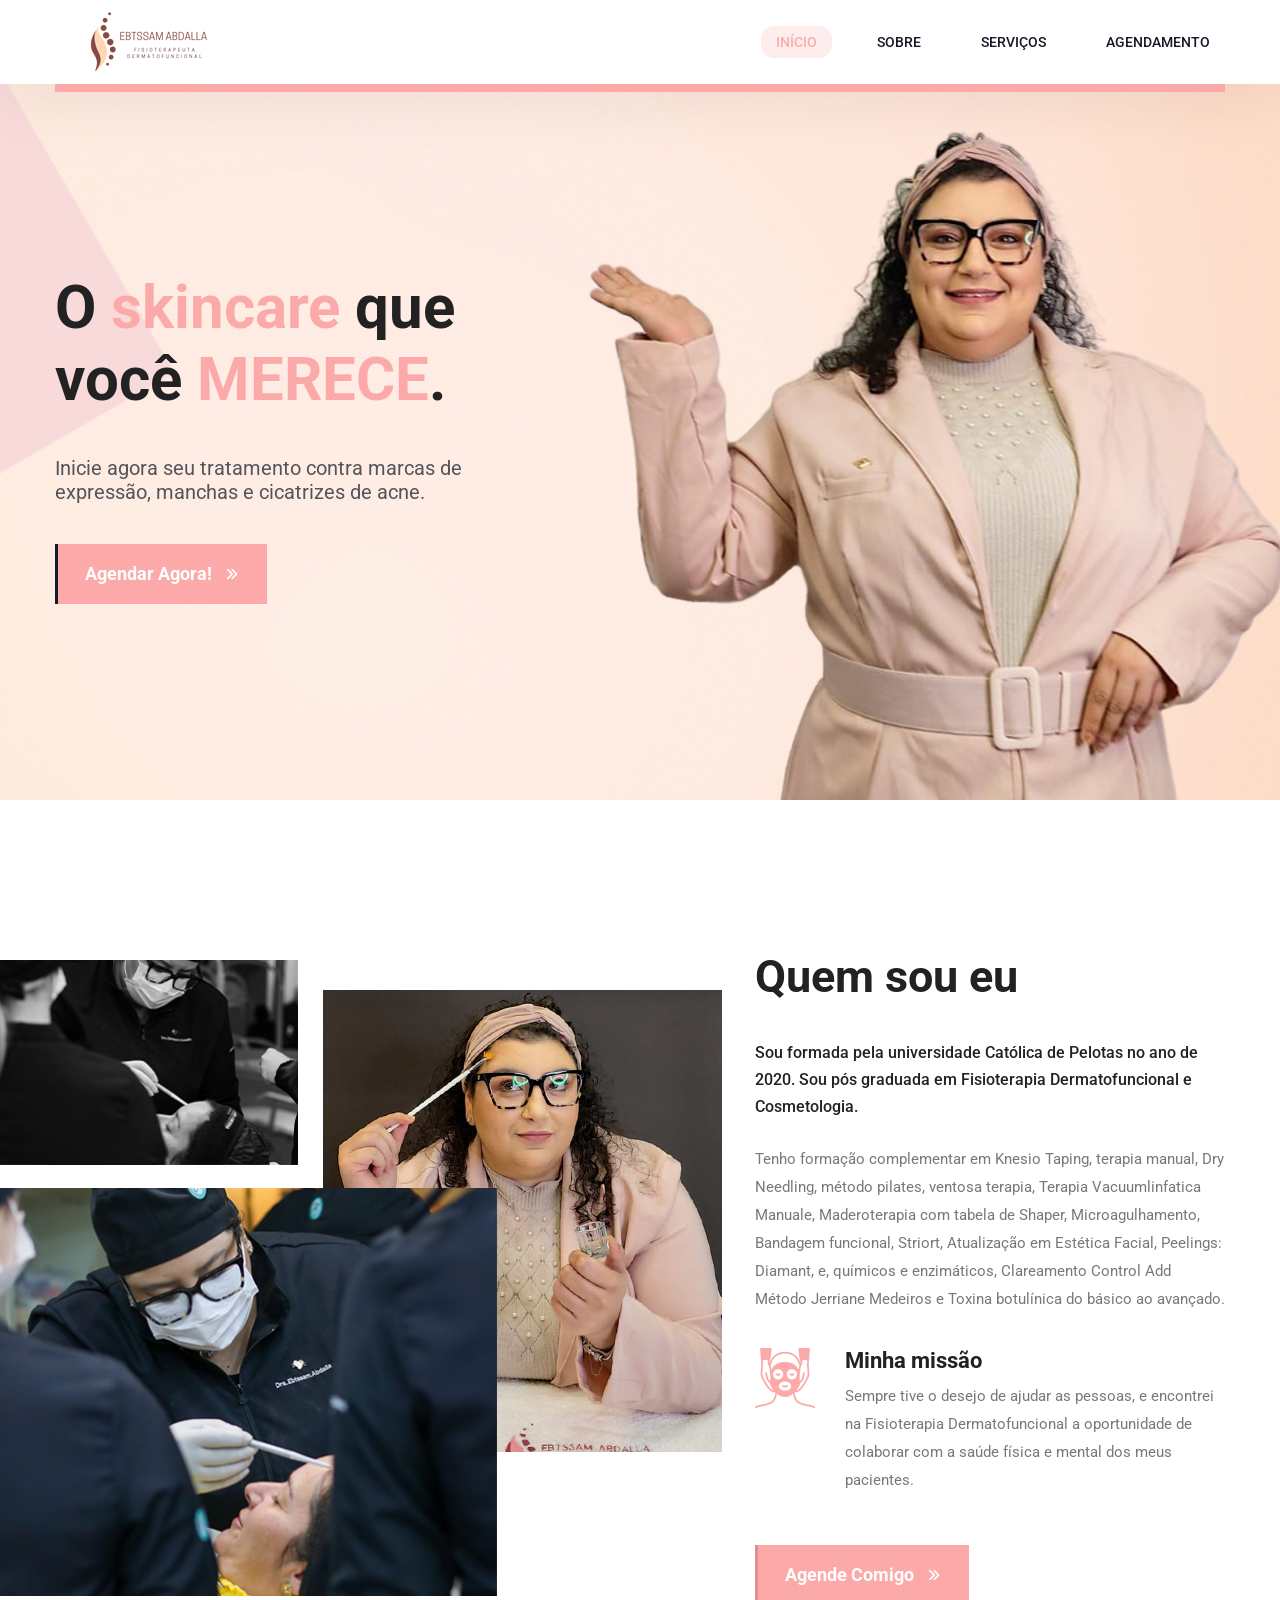
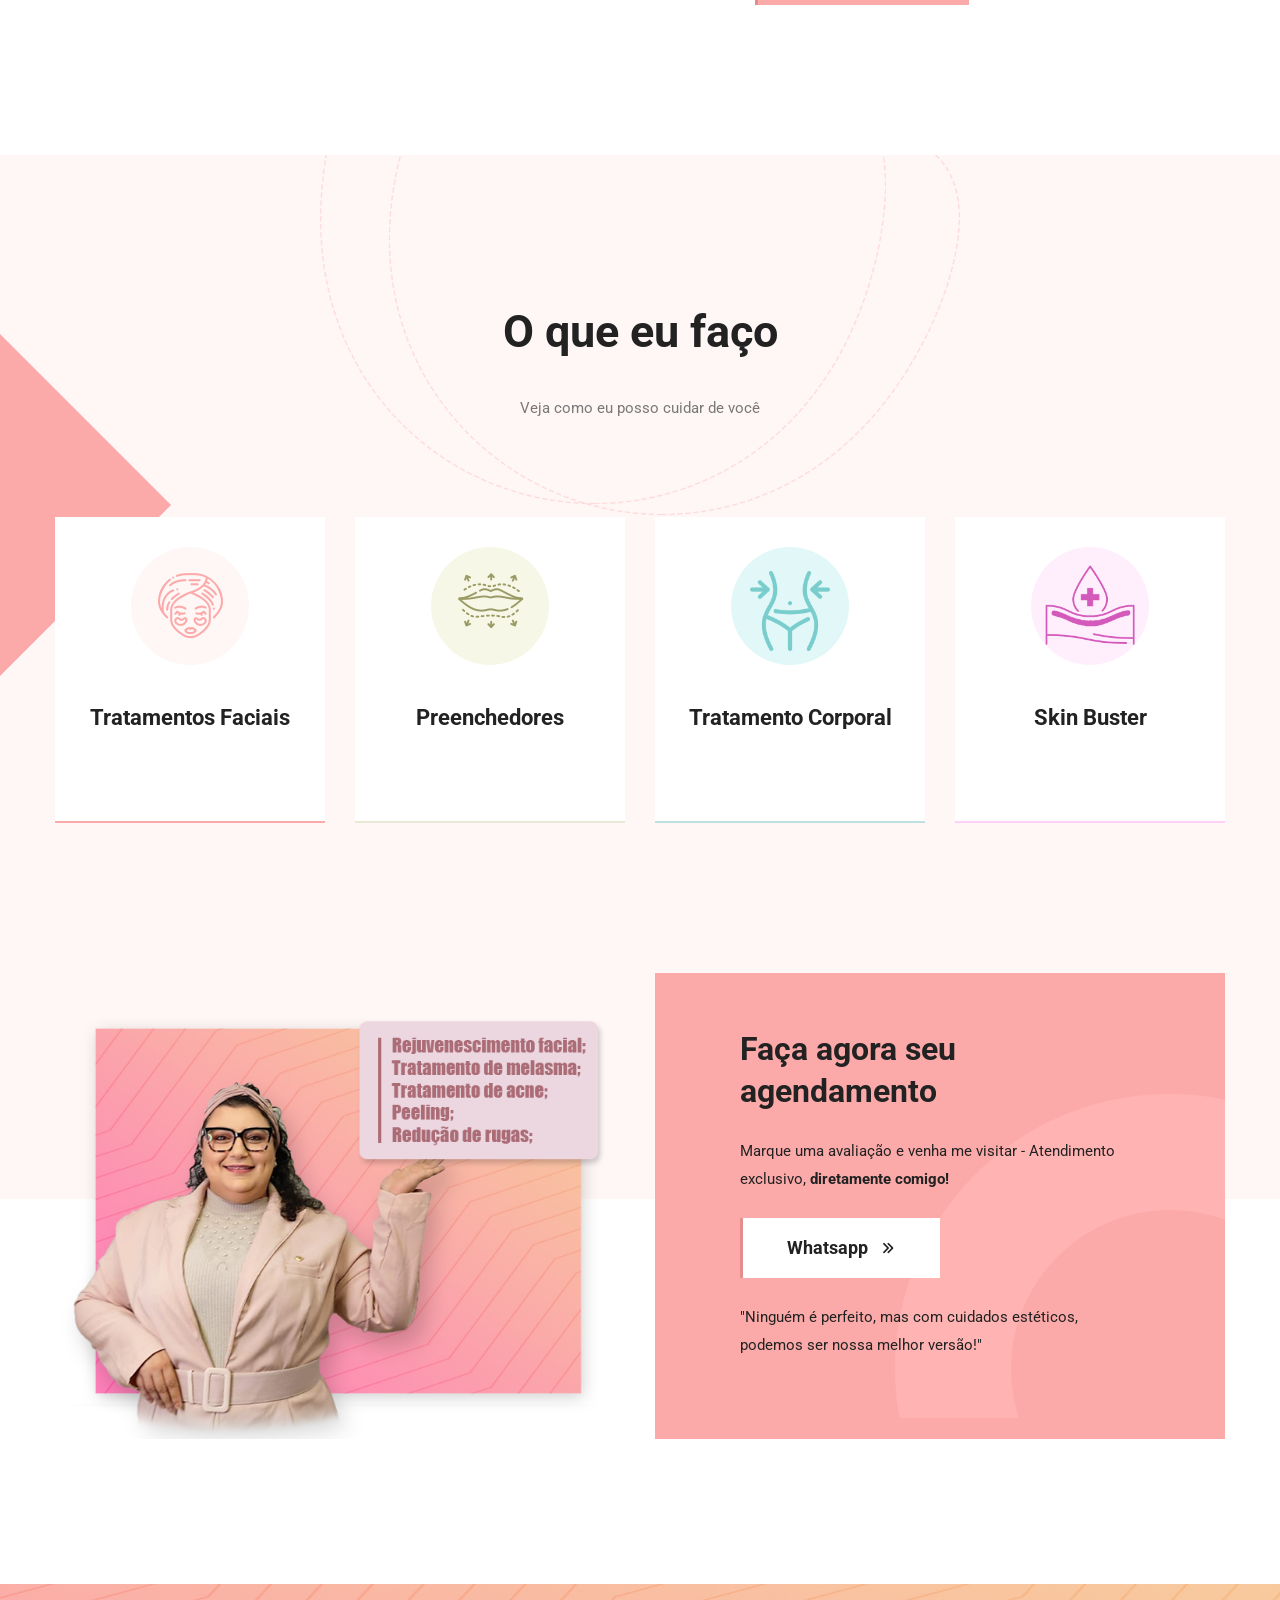
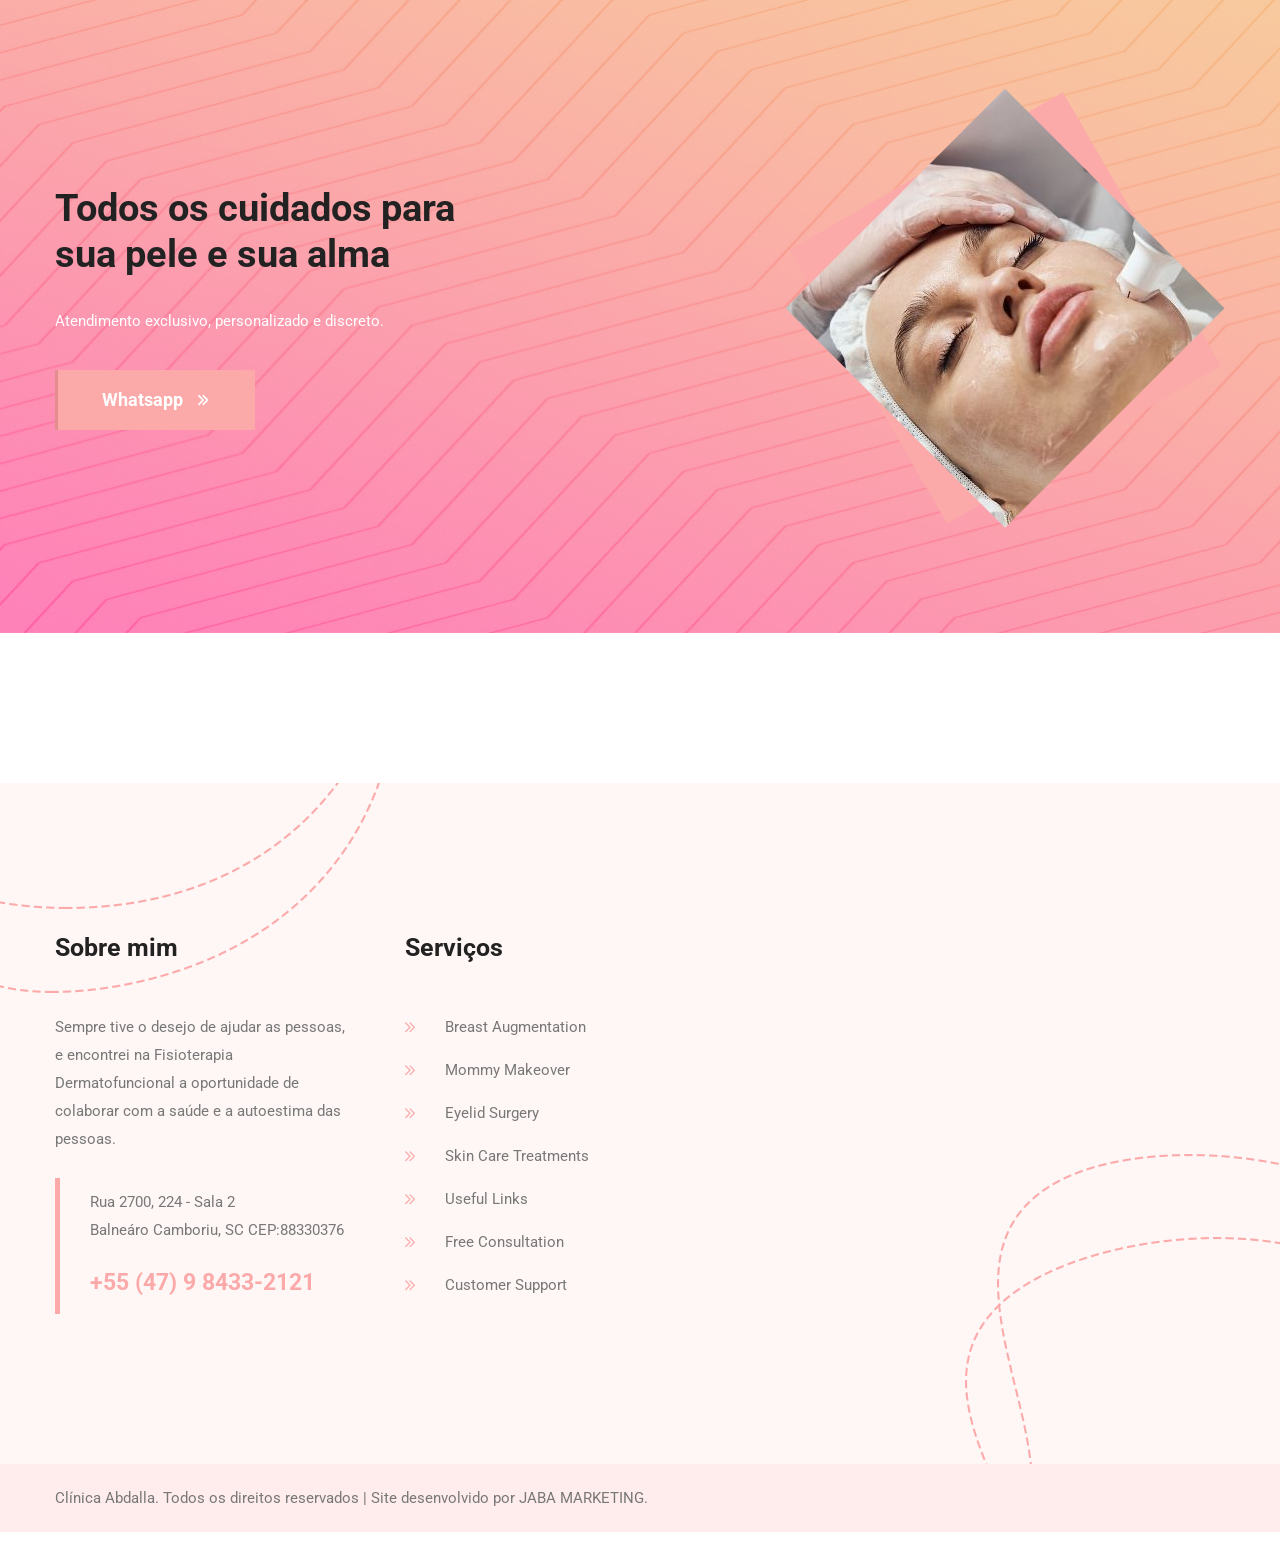
<file: index.html>
<!DOCTYPE html>
<html lang="pt">

<head>
    <meta charset="utf-8">
    <!-- Responsive Meta -->
    <meta http-equiv="X-UA-Compatible" content="IE=edge">
    <meta name="viewport" content="width=device-width, initial-scale=1, maximum-scale=1, user-scalable=0">
    <title>Ebtssam Abdalla - Fisoterapeuta Dermatofuncional</title>
    <!-- Fav Icons -->
    <link rel="shortcut icon" href="assets/images/favicon.png" type="image/x-icon">

    <!-- Stylesheets -->
    <link href="https://fonts.googleapis.com/css2?family=Roboto:wght@400;500;700&display=swap" rel="stylesheet">
    <link rel="stylesheet" href="assets/css/fontawesome-all.min.css">
    <link rel="stylesheet" href="assets/css/bootstrap.min.css">
    <link rel="stylesheet" href="assets/css/menu.css">
    <link rel="stylesheet" href="assets/css/leaflet.css">
    <link rel="stylesheet" href="assets/css/flaticon.css">
    <link rel="stylesheet" href="assets/css/animate.min.css">
    <link rel="stylesheet" href="assets/css/spacing.min.css">
    <link rel="stylesheet" href="assets/css/magnific-popup.css">
    <link rel="stylesheet" href="assets/css/owl.carousel.min.css">
    <link rel="stylesheet" href="assets/css/style.css">
    <link rel="stylesheet" href="assets/css/responsive.css">

</head>

<body>
    <div class="page-wrapper">

        <!-- Preloader -->
        <div class="preloader"></div>

        <!--==================================================================== 
                                Start Header area
        =====================================================================-->
        <header class="main-header">
            <!--Header-Upper-->
            <div class="header-upper">
                <div class="container clearfix">

                    <div class="header-inner d-lg-flex align-items-center">

                        <div class="logo-outer d-flex align-items-center">
                            <div class="logo"><a href="index.html"><img src="assets/images/logo.png" alt=""
                                        title=""></a></div>
                        </div>

                        <div class="nav-outer clearfix ml-lg-auto">
                            <!-- Main Menu -->
                            <nav class="main-menu navbar-expand-lg">
                                <div class="navbar-header clearfix">
                                    <!-- Toggle Button -->
                                    <button type="button" class="navbar-toggle" data-toggle="collapse"
                                        data-target=".navbar-collapse">
                                        <span class="icon-bar"></span>
                                        <span class="icon-bar"></span>
                                        <span class="icon-bar"></span>
                                    </button>
                                </div>

                                <div class="navbar-collapse collapse clearfix">
                                    <ul class="navigation clearfix">
                                        <li class="current"><a href="index.html">Início</a></li>
                                        <li><a href="about.html">Sobre</a></li>
                                        <!-- <li><a href="services.html">Serviços</a></li> -->
                                        <li class="dropdown"><a href="#">Serviços</a>
                                            <ul>
                                                <li><a href="team.html">Estética</a></li>
                                                <li><a href="404.html">Saúde</a></li>
                                            </ul>
                                        </li>
                                        <li><a href="contact.html">Agendamento</a></li>
                                    </ul>
                                </div>

                            </nav>
                            <!-- Main Menu End-->
                        </div>
                    </div>

                </div>
            </div>
            <!--End Header Upper-->

        </header>
        <!--==================================================================== 
                                End Header area
        =====================================================================-->


        <!--==================================================================== 
           Start Hero Section
       =====================================================================-->
        <section class="hero-section">
            <div class="container">
                <div class="hero-content">
                    <h1>O <span>skincare</span> que você <span>MERECE</span>.</h1>
                    <h5>Inicie agora seu tratamento contra marcas de expressão, manchas e cicatrizes de acne.</h5>
                    <a href="https://api.whatsapp.com/send/?phone=5547984332121&text&type=phone_number&app_absent=0" class="theme-btn">Agendar agora!</a>
                </div>
            </div>
            <div class="hero-angle">
                <img src="assets/images/hero/hero-angle.png" alt="hero angle">
            </div>
        </section>
        <!--==================================================================== 
           End Hero Section
       =====================================================================-->


        <!--==================================================================== 
           Start About Section
       =====================================================================-->
        <section class="about-section my-150 rmy-100">
            <div class="container">
                <div class="row align-items-center">
                    <div class="col-lg-7">
                        <div class="about-images rmb-50">
                            <img src="assets/images/about/about1.png" alt="about image">
                            <img src="assets/images/about/about2.png" alt="about image">
                            <img src="assets/images/about/about3.png" alt="about image">
                        </div>
                    </div>
                    <div class="col-lg-5">
                        <div class="about-content">
                            <div class="section-title">
                                <h2>Quem sou eu</h2>
                            </div>
                            <h6>Sou formada pela universidade Católica de Pelotas no ano de 2020. Sou pós graduada em
                                Fisioterapia Dermatofuncional e Cosmetologia.</h6>
                            <p>Tenho formação complementar em Knesio Taping, terapia manual, Dry Needling, método
                                pilates, ventosa terapia, Terapia Vacuumlinfatica Manuale, Maderoterapia com tabela de
                                Shaper, Microagulhamento, Bandagem funcional, Striort, Atualização em Estética Facial,
                                Peelings: Diamant,
                                e, químicos e enzimáticos, Clareamento Control Add Método Jerriane
                                Medeiros e Toxina botulínica do básico ao avançado.</p>
                            <div class="vision-mision">
                                <div class="vm-image">
                                    <img src="assets/images/about/icon.png" alt="Icon">
                                </div>
                                <div class="vm-content">
                                    <h4>Minha missão</h4>
                                    <p>Sempre tive o desejo de ajudar as pessoas, e encontrei na Fisioterapia Dermatofuncional a oportunidade de colaborar com a saúde física e mental dos meus pacientes.
                                    </p>
                                </div>
                            </div>
                            <a href="https://api.whatsapp.com/send/?phone=5547984332121&text&type=phone_number&app_absent=0" class="theme-btn style-two">Agende comigo</a>
                        </div>
                    </div>
                </div>
            </div>
        </section>
        <!--==================================================================== 
           End About Section
       =====================================================================-->


        <!--==================================================================== 
           Start Services Section
       =====================================================================-->
        <section class="services-section pt-150 rpt-95 mb-145 rmb-95">
            <div class="container">
                <div class="section-title text-center mb-95">
                    <h2>O que eu faço</h2>
                    <p>Veja como eu posso cuidar de você</p>
                </div>
                <div class="row">
                    <div class="col-lg-3 col-md-6">
                        <div class="service-item style-one">
                            <i class="flaticon-eyepatch"></i>
                            <h4><a href="services.html">Tratamentos Faciais</a></h4>
                            <p><br></p>
                        </div>
                    </div>
                    <div class="col-lg-3 col-md-6">
                        <div class="service-item style-two">
                            <i class="flaticon-aesthetic"></i>
                            <h4><a href="services.html">Preenchedores</a></h4>
                            <p><br></p>
                        </div>
                    </div>
                    <div class="col-lg-3 col-md-6">
                        <div class="service-item style-three">
                            <!-- <i class="flaticon-beauty"></i> -->
                            <i><img src="assets/images/body.png" style="width: 80px;"></i>                            <h4><a href="services.html">Tratamento Corporal</a></h4>
                            <p><br></p>
                        </div>
                    </div>
                    <div class="col-lg-3 col-md-6">
                        <div class="service-item style-four">
                            <!-- <i class="flaticon-ear"></i> -->
                            <i><img src="assets/images/skinbooster.png" style="width:10 0px;"></i>
                            <h4><a href="services.html">Skin Buster</a></h4>
                            <p><br></p>
                        </div>
                    </div>
                </div>
            </div>

            <div class="service-angle">
                <img src="assets/images/services/service-angle.png" alt="hero angle">
            </div>
            <div class="service-ellipse">
                <img src="assets/images/services/ellipse.png" alt="Ellipse">
            </div>

            <div class="what-experct mt-120 rmt-70">
                <div class="container">
                    <div class="row">
                        <div class="col-lg-6">
                            <div class="what-experct-img rmb-50"></div>
                        </div>
                        <div class="col-lg-6">
                            <div class="what-experct-content">
                                <h3>Faça agora seu agendamento</h3>
                                <p>Marque uma avaliação e venha me visitar - Atendimento exclusivo, <strong>diretamente comigo!</strong></p>
                                <a href="https://api.whatsapp.com/send/?phone=5547984332121&text&type=phone_number&app_absent=0" class="theme-btn style-three">Whatsapp</a>
                                <p>"Ninguém é perfeito, mas com cuidados estéticos, podemos ser nossa melhor versão!"</p>
                            </div>
                        </div>
                    </div>
                </div>
            </div>
        </section>
        <!--==================================================================== 
           End Services Section
       =====================================================================-->


        <!--==================================================================== 
           Start Pricing Section
       =====================================================================-->
        <!-- <section class="pricing-section mb-120 rmb-70">
            <div class="container">
                <div class="section-title text-center mb-95">
                    <h2>Best Price & Planning <br> Of <span>Gilkan</span></h2>
                    <p>It has different attractions tropical rain fog dew wall jets and it <br> is combined with sound,
                        caribbian storm.</p>
                </div>
                <div class="row justify-content-center">
                    <div class="col-lg-4 col-md-6">
                        <div class="price-item style-one">
                            <div class="price-image">
                                <img src="assets/images/pricing/price1.png" alt="Pricing Plan">
                            </div>
                            <div class="pricing-content">
                                <div class="price-circle">
                                    <p>Starting From</p>
                                    <h3>$150</h3>
                                </div>
                                <ul>
                                    <li>Breast Augmentation</li>
                                    <li>Mommy Makeover</li>
                                    <li>Eyelid Surgery</li>
                                    <li>Skin Care Treatments</li>
                                    <li>Chin Augmentation</li>
                                </ul>
                                <a href="#" class="theme-btn">Starte Now</a>
                            </div>
                        </div>
                    </div>
                    <div class="col-lg-4 col-md-6">
                        <div class="price-item style-two">
                            <div class="price-image">
                                <img src="assets/images/pricing/price2.png" alt="Pricing Plan">
                            </div>
                            <div class="pricing-content">
                                <div class="price-circle">
                                    <p>Starting From</p>
                                    <h3>$180</h3>
                                </div>
                                <ul>
                                    <li>Breast Augmentation</li>
                                    <li>Mommy Makeover</li>
                                    <li>Eyelid Surgery</li>
                                    <li>Skin Care Treatments</li>
                                    <li>Chin Augmentation</li>
                                </ul>
                                <a href="#" class="theme-btn">Starte Now</a>
                            </div>
                        </div>
                    </div>
                    <div class="col-lg-4 col-md-6">
                        <div class="price-item style-three">
                            <div class="price-image">
                                <img src="assets/images/pricing/price3.png" alt="Pricing Plan">
                            </div>
                            <div class="pricing-content">
                                <div class="price-circle">
                                    <p>Starting From</p>
                                    <h3>$260</h3>
                                </div>
                                <ul>
                                    <li>Breast Augmentation</li>
                                    <li>Mommy Makeover</li>
                                    <li>Eyelid Surgery</li>
                                    <li>Skin Care Treatments</li>
                                    <li>Chin Augmentation</li>
                                </ul>
                                <a href="#" class="theme-btn">Starte Now</a>
                            </div>
                        </div>
                    </div>
                </div>
            </div>
        </section> -->
        <!--==================================================================== 
           End Pricing Section
       =====================================================================-->


        <!--==================================================================== 
           Start Beauty Section
       =====================================================================-->
        <section class="beauty-section py-105 mb-150 rpy-100 rmb-95">
            <div class="container">
                <div class="row align-items-center justify-content-between">
                    <div class="col-lg-5">
                        <div class="beauty-content rmb-50 mr-25 rmr-0">
                            <h3>Todos os cuidados para sua pele e sua alma</h3>
                            <p style="color: #fff;">Atendimento exclusivo, personalizado e discreto.</p>
                            <a href="https://api.whatsapp.com/send/?phone=5547984332121&text&type=phone_number&app_absent=0" class="theme-btn style-two">Whatsapp</a>
                        </div>
                    </div>
                    <div class="col-lg-5 text-center">
                        <div class="beauty-image ml-30 rml-0">
                            <img src="assets/images/beauty/beauty-man.png" alt="beauty man">
                        </div>
                    </div>
                </div>
            </div>
        </section>
        <!--==================================================================== 
           End Beauty Section
       =====================================================================-->




  




        <!--==================================================================== 
                                Start Team section
        =====================================================================-->
        <!-- <section class="team-section bg-two pt-150 pb-120 rpt-95 rpb-70">
            <div class="container">
                <div class="section-title mb-90">
                    <h2>Our Expert And <br>Dedicated Team.</h2>
                </div>

                <div class="team-carousel owl-carousel style-two">
                    <div class="team-item">
                        <img src="assets/images/team/team1.png" alt="Team Member">
                        <h5>Sophie Harrison</h5>
                        <p>Team Leader</p>
                    </div>
                    <div class="team-item">
                        <img src="assets/images/team/team2.png" alt="Team Member">
                        <h5>Beatrice Cummings</h5>
                        <p>Team Leader</p>
                    </div>
                    <div class="team-item">
                        <img src="assets/images/team/team3.png" alt="Team Member">
                        <h5>Micheal Perkins</h5>
                        <p>Team Leader</p>
                    </div>
                    <div class="team-item">
                        <img src="assets/images/team/team4.png" alt="Team Member">
                        <h5>Fernando Garcia</h5>
                        <p>Team Leader</p>
                    </div>
                    <div class="team-item">
                        <img src="assets/images/team/team1.png" alt="Team Member">
                        <h5>Sophie Harrison</h5>
                        <p>Team Leader</p>
                    </div>
                    <div class="team-item">
                        <img src="assets/images/team/team2.png" alt="Team Member">
                        <h5>Beatrice Cummings</h5>
                        <p>Team Leader</p>
                    </div>
                    <div class="team-item">
                        <img src="assets/images/team/team3.png" alt="Team Member">
                        <h5>Micheal Perkins</h5>
                        <p>Team Leader</p>
                    </div>
                    <div class="team-item">
                        <img src="assets/images/team/team4.png" alt="Team Member">
                        <h5>Fernando Garcia</h5>
                        <p>Team Leader</p>
                    </div>
                </div>

            </div>
        </section> -->
        <!--==================================================================== 
                                End Team section
        =====================================================================-->



        <!--==================================================================== 
           Start Testimonials Section
       =====================================================================-->
        <!-- <section class="testimonial-section bg-three py-135 rpy-95 mb-150 rmb-100">
            <div class="container">
                <div class="testimonial-wrap owl-carousel">
                    <div class="testimonial-item">
                        <div class="row align-items-center">
                            <div class="col-lg-5">
                                <div class="testimonial-image">
                                    <img src="assets/images/testimonials/testimonial1.png" alt="Testimonial">
                                </div>
                            </div>
                            <div class="col-lg-7">
                                <div class="testimonial-content">
                                    <h3>It has different attractions – tropical rain, fog, dew, wall jets and it is
                                        combined with sound.</h3>
                                    <p>It has different attractions – tropical rain, fog, dew, wall jets and it is
                                        combined caribbian storm, aroma and various lighting effects, what makes you an
                                        unforgetta filling. Hydro-massage is used for muscle relaxation and
                                        anti-stiffness with effect on stress relief.</p>
                                    <h4>Sophie Harrison</h4>
                                    <span>Lead beautician</span>
                                </div>
                            </div>
                        </div>
                    </div>
                    <div class="testimonial-item">
                        <div class="row align-items-center">
                            <div class="col-lg-5">
                                <div class="testimonial-image">
                                    <img src="assets/images/testimonials/testimonial2.png" alt="Testimonial">
                                </div>
                            </div>
                            <div class="col-lg-7">
                                <div class="testimonial-content">
                                    <h3>Alias dicta iusto sapiente hic. Harum voluptatibus minima officia, labore
                                        deserunt nobis adipisci.</h3>
                                    <p>In perferendis delectus a aperiam iste aliquid dolorum nisi porro maiores
                                        asperiores vero eius inventore pariatur sed iure, aut fugiat vitae doloremque
                                        placeat commodi officia accusantium. Inventore dolorum itaque natus, ab expedita
                                        ducimus odit quis Nobis.</p>
                                    <h4>Sandra Lyons</h4>
                                    <span>Lead beautician</span>
                                </div>
                            </div>
                        </div>
                    </div>
                    <div class="testimonial-item">
                        <div class="row align-items-center">
                            <div class="col-lg-5">
                                <div class="testimonial-image">
                                    <img src="assets/images/testimonials/testimonial3.png" alt="Testimonial">
                                </div>
                            </div>
                            <div class="col-lg-7">
                                <div class="testimonial-content">
                                    <h3>Doloremque eum eaque, cupiditate sequi est voluptas quibusdam delectus nulla
                                        harum earum.</h3>
                                    <p>Reprehenderit, minima consequatur animi nesciunt. Enim quis repellat repellendus
                                        voluptates vero. Saepe laudantium, quas vel, unde in deleniti veniam placeat
                                        repudiandae blanditiis sint dolores error reprehenderit obcaecati.</p>
                                    <h4>Edna P. Meza</h4>
                                    <span>Lead beautician</span>
                                </div>
                            </div>
                        </div>
                    </div>
                </div>
            </div>

            <div class="testimonial-dotted">
                <img src="assets/images/testimonials/testimonial-dotted.png" alt="dotted">
            </div>
            <div class="testimonial-angle">
                <img src="assets/images/testimonials/testimonial-angle.png" alt="angle">
            </div>
            <div class="testimonial-quote">
                <img src="assets/images/testimonials/quote.png" alt="angle">
            </div>
        </section> -->
        <!--==================================================================== 
           End Testimonials Section
       =====================================================================-->



        <!--==================================================================== 
           Start Client Section
        =====================================================================-->
        <!-- <div class="client-section mb-100 rmb-50">
            <div class="container">
                <div class="client-wrap">
                    <div class="client-item">
                        <a href="#"><img src="assets/images/client/client1.png" alt="Client"></a>
                    </div>
                    <div class="client-item">
                        <a href="#"><img src="assets/images/client/client2.png" alt="Client"></a>
                    </div>
                    <div class="client-item">
                        <a href="#"><img src="assets/images/client/client3.png" alt="Client"></a>
                    </div>
                    <div class="client-item">
                        <a href="#"><img src="assets/images/client/client4.png" alt="Client"></a>
                    </div>
                    <div class="client-item">
                        <a href="#"><img src="assets/images/client/client5.png" alt="Client"></a>
                    </div>
                    <div class="client-item">
                        <a href="#"><img src="assets/images/client/client6.png" alt="Client"></a>
                    </div>
                    <div class="client-item">
                        <a href="#"><img src="assets/images/client/client7.png" alt="Client"></a>
                    </div>
                    <div class="client-item">
                        <a href="#"><img src="assets/images/client/client8.png" alt="Client"></a>
                    </div>
                    <div class="client-item">
                        <a href="#"><img src="assets/images/client/client9.png" alt="Client"></a>
                    </div>
                </div>
            </div>
        </div> -->
        <!--==================================================================== 
           End Client Section
       =====================================================================-->



        <!--==================================================================== 
                                Start Footer Section
        =====================================================================-->
        <footer class="footer-section pt-150 rpt-100">
            <div class="container">
                <div class="row">
                    <div class="col-lg-7">
                        <div class="row">
                            <div class="col-md-6">
                                <div class="widget about-widget mr-30 rmr-0">
                                    <h4 class="footer-title">Sobre mim</h4>
                                    <div class="about-widget-content">
                                        <p>Sempre tive o desejo de ajudar as pessoas,
                                            e encontrei na Fisioterapia Dermatofuncional a oportunidade de colaborar com a saúde e a autoestima das pessoas.
                                        </p>
                                        <div class="about-widget-contact mt-25">
                                            <p>Rua 2700, 224 - Sala 2 <br>Balneáro Camboriu, SC CEP:88330376</p>
                                            <h4><a href="callto:+00568468349">+55 (47) 9 8433-2121</a></h4>
                                        </div>
                                    </div>
                                </div>
                            </div>
                            <div class="col-md-6">
                                <div class="widget services-widget">
                                    <h4 class="footer-title">Serviços</h4>
                                    <ul class="list-style-one">
                                        <li><a href="#">Breast Augmentation</a></li>
                                        <li><a href="#">Mommy Makeover</a></li>
                                        <li><a href="#">Eyelid Surgery</a></li>
                                        <li><a href="#">Skin Care Treatments</a></li>
                                        <li><a href="#">Useful Links</a></li>
                                        <li><a href="#">Free Consultation</a></li>
                                        <li><a href="#">Customer Support</a></li>
                                    </ul>
                                </div>
                            </div>
                        </div>
                    </div>
                  <!--   <div class="col-lg-5">
                        <div class="widget subscribe-widget">
                            <h4 class="footer-title">Contato</h4>
                            <form action="#">
                                <input type="email" placeholder="Your email here" required>
                                <div class="btn-and-text">
                                    <button type="submit"><i class="flaticon-right-arrow-1"></i></button>
                                    <p>Receive weekly tips & tricks on beauty.</p>
                                </div>
                            </form>
                        </div>
                    </div> -->
                </div>
            </div>

            <!-- Copyright Area-->
            <div class="copyright mt-100 rmt-50">
                <div class="container">
                    <div class="copyright-inner">
                        <p>Clínica Abdalla. Todos os direitos reservados | Site desenvolvido por JABA MARKETING.</p>
                        <!-- Scroll Top Button -->
                        <button class="scroll-top scroll-to-target" data-target="html"><span
                                class="flaticon-up-arrow"></span></button>
                    </div>
                </div>
            </div>

            <div class="footer-dotted-top">
                <img src="assets/images/footer/footer-dot1.png" alt="Footer Dotted">
            </div>
            <div class="footer-dotted-bottom">
                <img src="assets/images/footer/footer-dot2.png" alt="Footer Dotted">
            </div>
        </footer>

        <!--==================================================================== 
                                End Footer Section
        =====================================================================-->

    </div>
    <!--End pagewrapper-->


    <!-- jequery plugins -->
    <script src="assets/js/jquery.min.js"></script>
    <script src="assets/js/bootstrap.min.js"></script>
    <script src="assets/js/owl.carousel.min.js"></script>
    <script src="assets/js/isotope.pkgd.min.js"></script>
    <script src="assets/js/jquery.magnific-popup.min.js"></script>
    <script src="assets/js/parallax.min.js"></script>
    <script src="assets/js/leaflet.min.js"></script>
    <script src="assets/js/wow.js"></script>

    <!-- Custom script -->
    <script src="assets/js/script.js"></script>

</body>

</html>
</file>
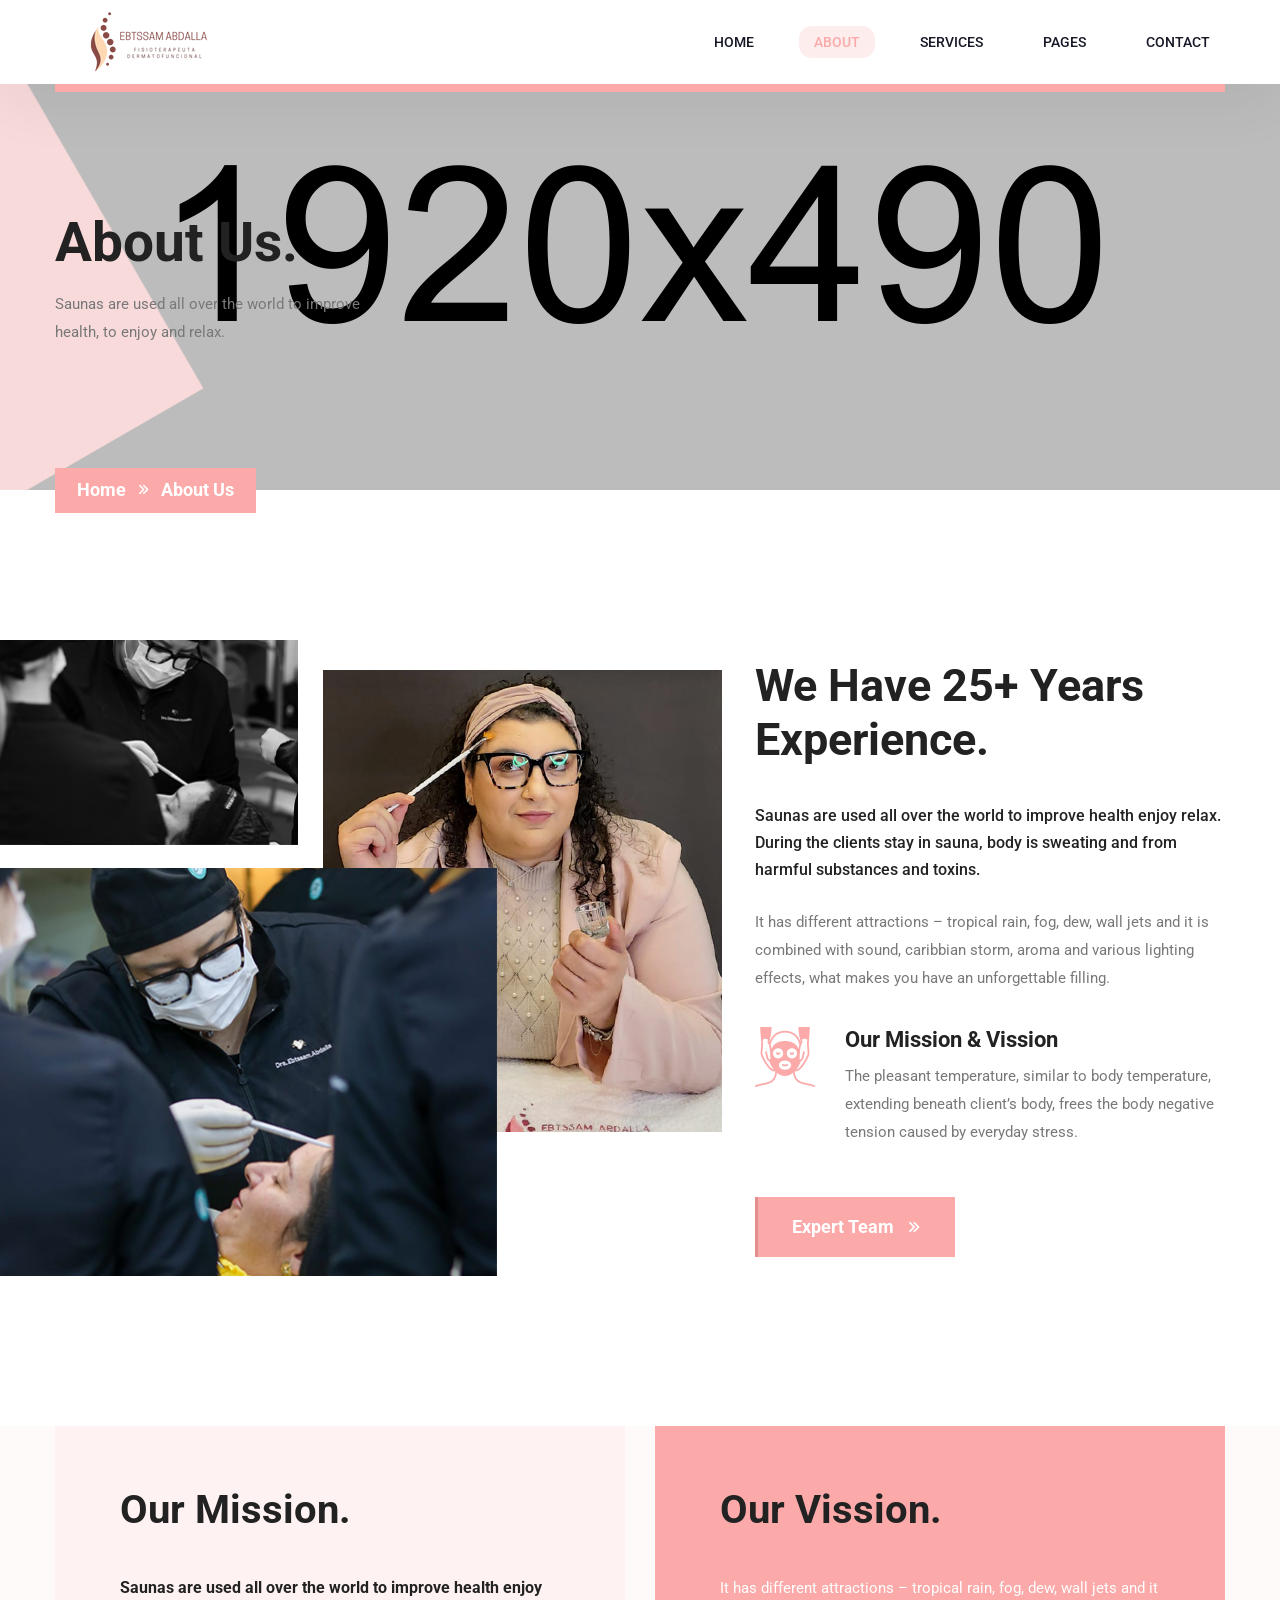
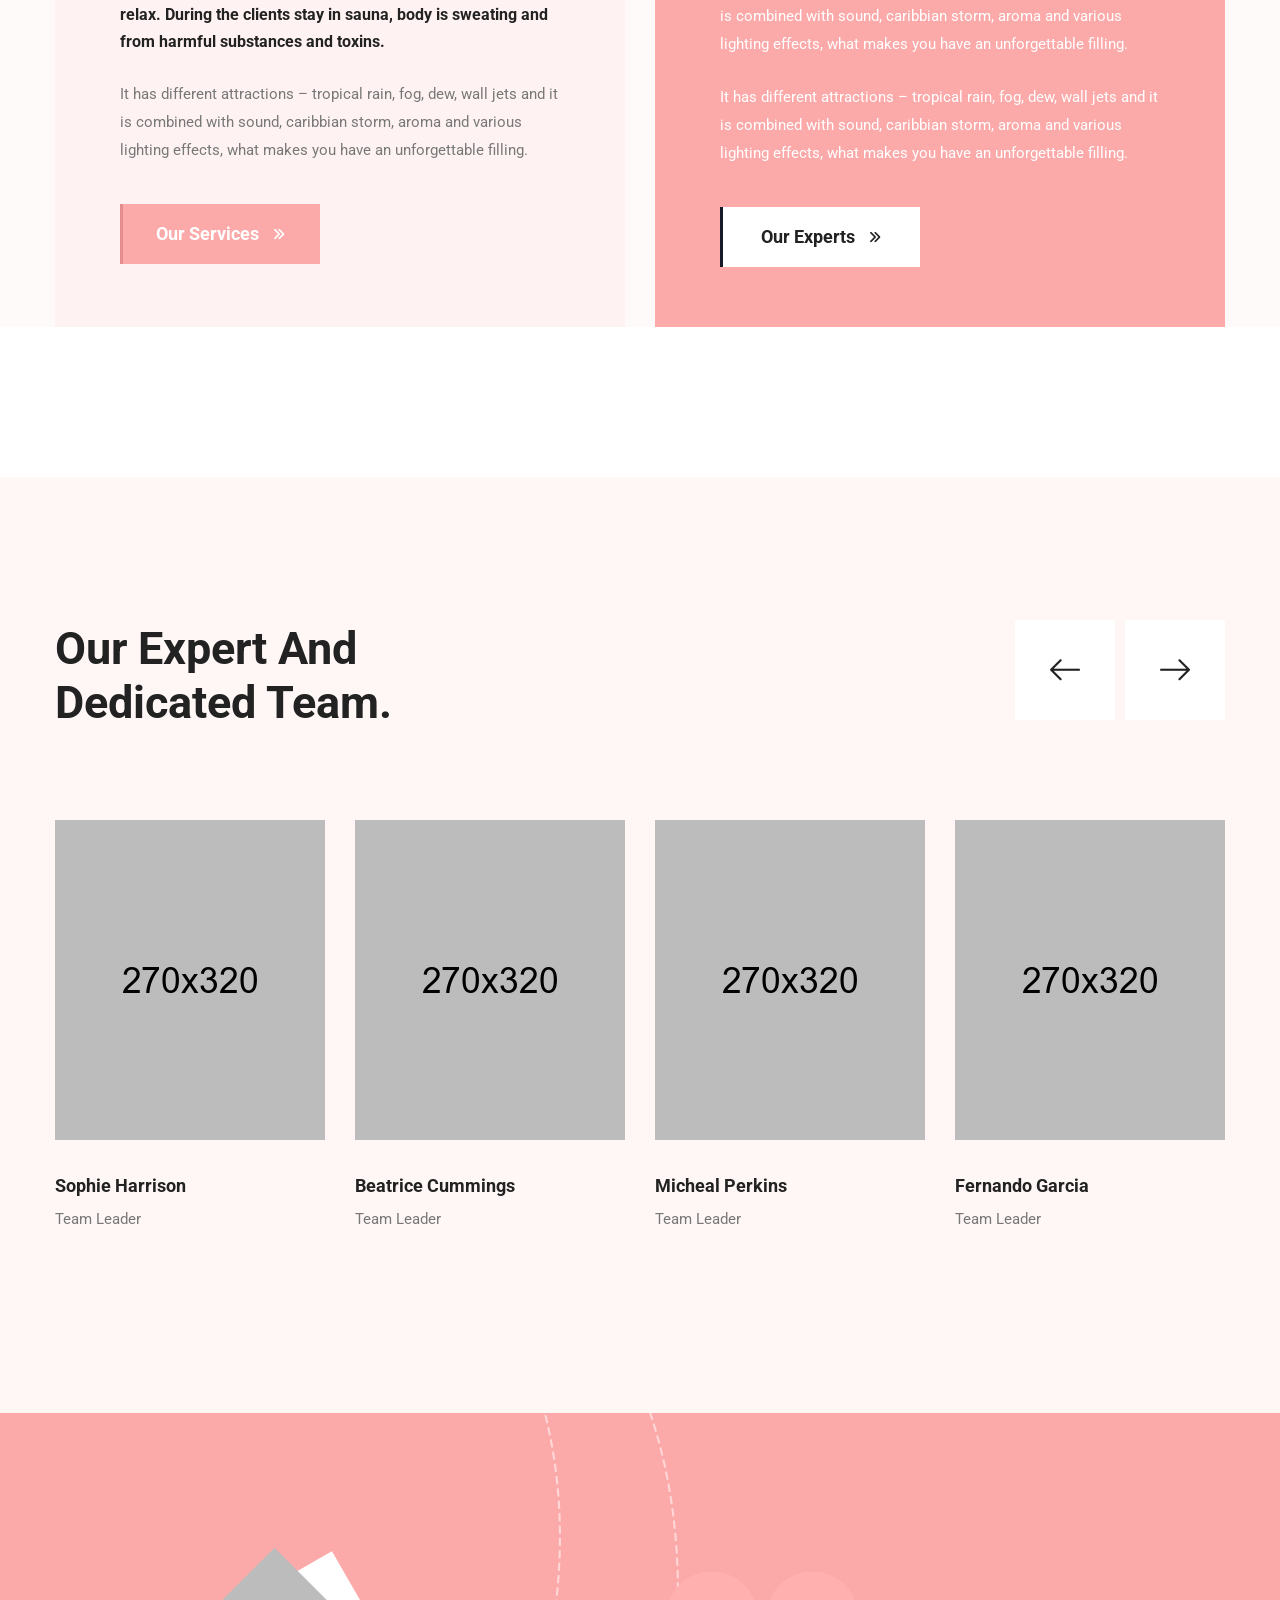
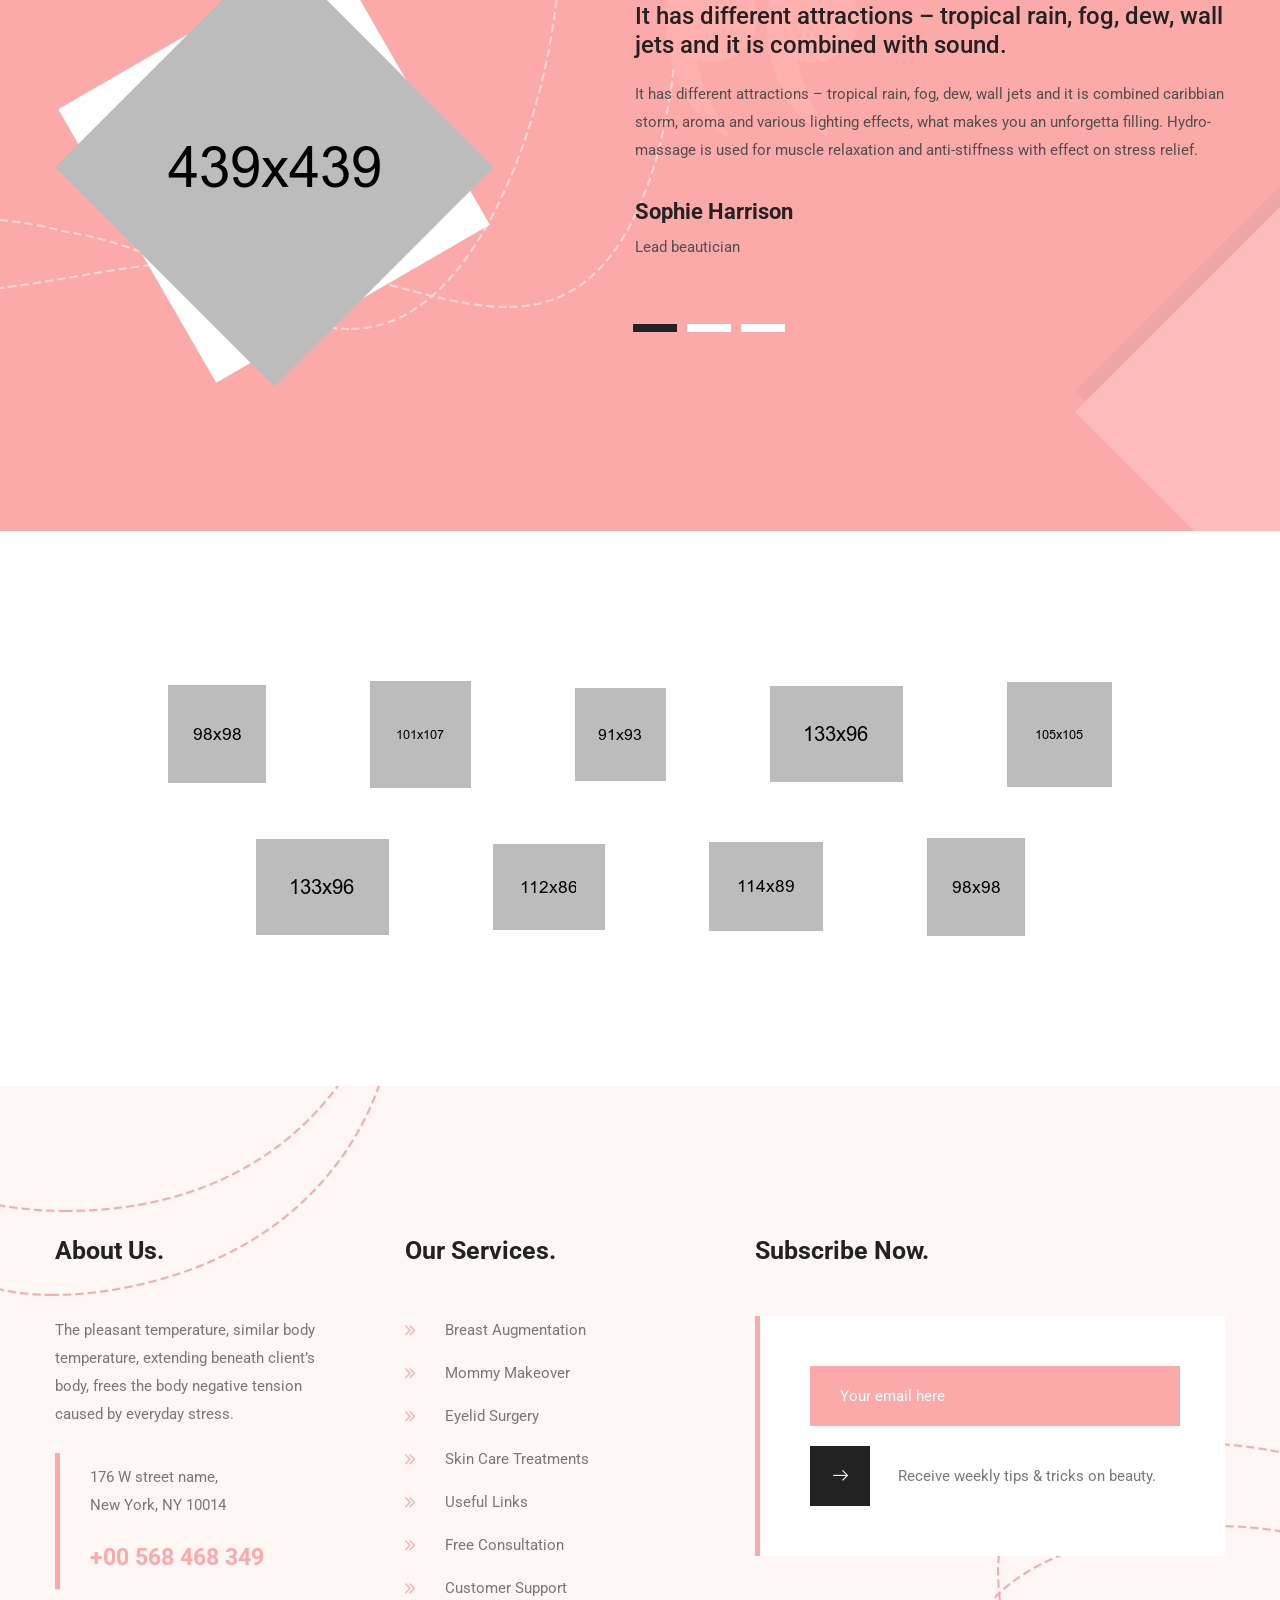
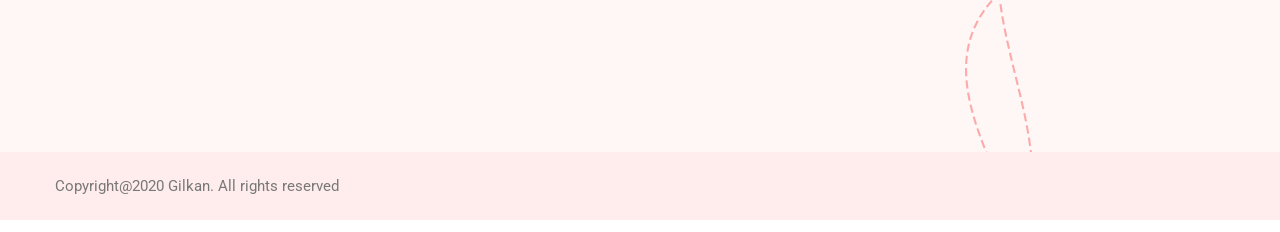
<file: about.html>
<!DOCTYPE html>
<html lang="zxx">

<head>
    <meta charset="utf-8">
    <!-- Responsive Meta -->
    <meta http-equiv="X-UA-Compatible" content="IE=edge">
    <meta name="viewport" content="width=device-width, initial-scale=1, maximum-scale=1, user-scalable=0">
    <title>About | Gilkan - Dermatology and Skin Care HTML5 Template</title>
    <!-- Fav Icons -->
    <link rel="shortcut icon" href="assets/images/favicon.png" type="image/x-icon">

    <!-- Stylesheets -->
    <link href="https://fonts.googleapis.com/css2?family=Roboto:wght@400;500;700&display=swap" rel="stylesheet">
    <link rel="stylesheet" href="assets/css/fontawesome-all.min.css">
    <link rel="stylesheet" href="assets/css/bootstrap.min.css">
    <link rel="stylesheet" href="assets/css/menu.css">
    <link rel="stylesheet" href="assets/css/leaflet.css">
    <link rel="stylesheet" href="assets/css/flaticon.css">
    <link rel="stylesheet" href="assets/css/animate.min.css">
    <link rel="stylesheet" href="assets/css/spacing.min.css">
    <link rel="stylesheet" href="assets/css/magnific-popup.css">
    <link rel="stylesheet" href="assets/css/owl.carousel.min.css">
    <link rel="stylesheet" href="assets/css/style.css">
    <link rel="stylesheet" href="assets/css/responsive.css">

</head>

<body>
    <div class="page-wrapper">

        <!-- Preloader -->
        <div class="preloader"></div>

        <!--==================================================================== 
                                Start Header area
        =====================================================================-->
        <header class="main-header">
            <!--Header-Upper-->
            <div class="header-upper">
                <div class="container clearfix">

                    <div class="header-inner d-lg-flex align-items-center">

                        <div class="logo-outer d-flex align-items-center">
                            <div class="logo"><a href="index.html"><img src="assets/images/logo.png" alt="" title=""></a></div>
                        </div>

                        <div class="nav-outer clearfix ml-lg-auto">
                            <!-- Main Menu -->
                            <nav class="main-menu navbar-expand-lg">
                                <div class="navbar-header clearfix">
                                    <!-- Toggle Button -->
                                    <button type="button" class="navbar-toggle" data-toggle="collapse" data-target=".navbar-collapse">
                                        <span class="icon-bar"></span>
                                        <span class="icon-bar"></span>
                                        <span class="icon-bar"></span>
                                    </button>
                                </div>

                                <div class="navbar-collapse collapse clearfix">
                                    <ul class="navigation clearfix">
                                        <li><a href="index.html">Home</a></li>
                                        <li class="current"><a href="about.html">About</a></li>
                                        <li><a href="services.html">Services</a></li>
                                        <li class="dropdown"><a href="#">Pages</a>
                                            <ul>
                                                <li><a href="team.html">Team Member</a></li>
                                                <li><a href="404.html">Error Page</a></li>
                                            </ul>
                                        </li>
                                        <li><a href="contact.html">Contact</a></li>
                                    </ul>
                                </div>

                            </nav>
                            <!-- Main Menu End-->
                        </div>
                    </div>

                </div>
            </div>
            <!--End Header Upper-->

        </header>
        <!--==================================================================== 
                                End Header area
        =====================================================================-->


        <!--==================================================================== 
           Start Banner Section
       =====================================================================-->
        <section class="banner-section">
            <div class="container">
                <div class="banner-inner">
                    <div class="banner-content">
                        <h2 class="page-title">About Us.</h2>
                        <p>Saunas are used all over the world to improve <br> health, to enjoy and relax.</p>
                    </div>
                    <nav aria-label="breadcrumb">
                        <ol class="breadcrumb">
                            <li class="breadcrumb-item"><a href="index.html">Home</a></li>
                            <li class="breadcrumb-item active" aria-current="page">About Us</li>
                        </ol>
                    </nav>
                </div>
            </div>
            <div class="banner-angle">
                <img src="assets/images/banner/banner-angle.png" alt="Angle">
            </div>
        </section>
        <!--==================================================================== 
           End Banner Section
       =====================================================================-->


        <!--==================================================================== 
           Start About Section
       =====================================================================-->
        <section class="about-section my-150 rmt-125 rmb-100">
            <div class="container">
                <div class="row align-items-center">
                    <div class="col-lg-7">
                        <div class="about-images rmb-50">
                            <img src="assets/images/about/about1.png" alt="about image">
                            <img src="assets/images/about/about2.png" alt="about image">
                            <img src="assets/images/about/about3.png" alt="about image">
                        </div>
                    </div>
                    <div class="col-lg-5">
                        <div class="about-content">
                            <div class="section-title">
                                <h2>We Have 25+ Years Experience.</h2>
                            </div>
                            <h6>Saunas are used all over the world to improve health enjoy relax. During the clients stay in sauna, body is sweating and from harmful substances and toxins.</h6>
                            <p>It has different attractions – tropical rain, fog, dew, wall jets and it is combined with sound, caribbian storm, aroma and various lighting effects, what makes you have an unforgettable filling.</p>
                            <div class="vision-mision">
                                <div class="vm-image">
                                    <img src="assets/images/about/icon.png" alt="Icon">
                                </div>
                                <div class="vm-content">
                                    <h4>Our Mission & Vission</h4>
                                    <p>The pleasant temperature, similar to body temperature, extending beneath client’s body, frees the body negative tension caused by everyday stress.</p>
                                </div>
                            </div>
                            <a href="#" class="theme-btn style-two">Expert Team</a>
                        </div>
                    </div>
                </div>
            </div>
        </section>
        <!--==================================================================== 
           End About Section
       =====================================================================-->



        <!--==================================================================== 
           Start Vission Mission section
        =====================================================================-->
        <section class="vission-misson-section bg-four mb-150 rmb-100">
            <div class="container">
                <div class="row">
                    <div class="col-lg-6">
                        <div class="mission vission-mission">
                            <h3>Our Mission.</h3>
                            <h6>Saunas are used all over the world to improve health enjoy relax. During the clients stay in sauna, body is sweating and from harmful substances and toxins.</h6>
                            <p>It has different attractions – tropical rain, fog, dew, wall jets and it is combined with sound, caribbian storm, aroma and various lighting effects, what makes you have an unforgettable filling.</p>
                            <a href="services.html" class="theme-btn style-two mt-15">Our Services</a>
                        </div>
                    </div>
                    <div class="col-lg-6">
                        <div class="vission vission-mission bg-three text-white">
                            <h3>Our Vission.</h3>
                            <p>It has different attractions – tropical rain, fog, dew, wall jets and it is combined with sound, caribbian storm, aroma and various lighting effects, what makes you have an unforgettable filling.</p>
                            <p>It has different attractions – tropical rain, fog, dew, wall jets and it is combined with sound, caribbian storm, aroma and various lighting effects, what makes you have an unforgettable filling.</p>
                            <a href="team.html" class="theme-btn style-four mt-15">Our Experts</a>
                        </div>
                    </div>
                </div>
            </div>
        </section>
        <!--==================================================================== 
           End Vission Mission Section
       =====================================================================-->



        <!--==================================================================== 
                                Start Team section
        =====================================================================-->
        <section class="team-section bg-two pt-145 pb-150 rpt-95 rpb-70">
            <div class="container">
                <div class="section-title mb-90">
                    <h2>Our Expert And <br>Dedicated Team.</h2>
                </div>
                
                <div class="team-carousel owl-carousel style-two">
                    <div class="team-item">
                        <img src="assets/images/team/team1.png" alt="Team Member">
                        <h5>Sophie Harrison</h5>
                        <p>Team Leader</p>
                    </div>
                    <div class="team-item">
                        <img src="assets/images/team/team2.png" alt="Team Member">
                        <h5>Beatrice Cummings</h5>
                        <p>Team Leader</p>
                    </div>
                    <div class="team-item">
                        <img src="assets/images/team/team3.png" alt="Team Member">
                        <h5>Micheal Perkins</h5>
                        <p>Team Leader</p>
                    </div>
                    <div class="team-item">
                        <img src="assets/images/team/team4.png" alt="Team Member">
                        <h5>Fernando Garcia</h5>
                        <p>Team Leader</p>
                    </div>
                    <div class="team-item">
                        <img src="assets/images/team/team1.png" alt="Team Member">
                        <h5>Sophie Harrison</h5>
                        <p>Team Leader</p>
                    </div>
                    <div class="team-item">
                        <img src="assets/images/team/team2.png" alt="Team Member">
                        <h5>Beatrice Cummings</h5>
                        <p>Team Leader</p>
                    </div>
                    <div class="team-item">
                        <img src="assets/images/team/team3.png" alt="Team Member">
                        <h5>Micheal Perkins</h5>
                        <p>Team Leader</p>
                    </div>
                    <div class="team-item">
                        <img src="assets/images/team/team4.png" alt="Team Member">
                        <h5>Fernando Garcia</h5>
                        <p>Team Leader</p>
                    </div>
                </div>

            </div>
        </section>
            <!--==================================================================== 
                                End Team section
        =====================================================================-->

      
      
        <!--==================================================================== 
           Start Testimonials Section
       =====================================================================-->
        <section class="testimonial-section bg-three py-135 rpy-100 mb-150 rmb-100">
            <div class="container">
                <div class="testimonial-wrap owl-carousel">
                    <div class="testimonial-item">
                        <div class="row align-items-center">
                            <div class="col-lg-5">
                                <div class="testimonial-image">
                                    <img src="assets/images/testimonials/testimonial1.png" alt="Testimonial">
                                </div>
                            </div>
                            <div class="col-lg-7">
                                <div class="testimonial-content">
                                    <h3>It has different attractions – tropical rain, fog, dew, wall jets and it is combined with sound.</h3>
                                    <p>It has different attractions – tropical rain, fog, dew, wall jets and it is combined caribbian storm, aroma and various lighting effects, what makes you an unforgetta filling. Hydro-massage is used for muscle relaxation and anti-stiffness with effect on stress relief.</p>
                                    <h4>Sophie Harrison</h4>
                                    <span>Lead beautician</span>
                                </div>
                            </div>
                        </div>
                    </div>
                    <div class="testimonial-item">
                        <div class="row align-items-center">
                            <div class="col-lg-5">
                                <div class="testimonial-image">
                                    <img src="assets/images/testimonials/testimonial2.png" alt="Testimonial">
                                </div>
                            </div>
                            <div class="col-lg-7">
                                <div class="testimonial-content">
                                    <h3>Alias dicta iusto sapiente hic. Harum voluptatibus minima officia, labore deserunt nobis adipisci.</h3>
                                    <p>In perferendis delectus a aperiam iste aliquid dolorum nisi porro maiores asperiores vero eius inventore pariatur sed iure, aut fugiat vitae doloremque placeat commodi officia accusantium. Inventore dolorum itaque natus, ab expedita ducimus odit quis Nobis.</p>
                                    <h4>Sandra Lyons</h4>
                                    <span>Lead beautician</span>
                                </div>
                            </div>
                        </div>
                    </div>
                    <div class="testimonial-item">
                        <div class="row align-items-center">
                            <div class="col-lg-5">
                                <div class="testimonial-image">
                                    <img src="assets/images/testimonials/testimonial3.png" alt="Testimonial">
                                </div>
                            </div>
                            <div class="col-lg-7">
                                <div class="testimonial-content">
                                    <h3>Doloremque eum eaque, cupiditate sequi est voluptas quibusdam delectus nulla harum earum.</h3>
                                    <p>Reprehenderit, minima consequatur animi nesciunt. Enim quis repellat repellendus voluptates vero. Saepe laudantium, quas vel, unde in deleniti veniam placeat repudiandae blanditiis sint dolores error reprehenderit obcaecati.</p>
                                    <h4>Edna P. Meza</h4>
                                    <span>Lead beautician</span>
                                </div>
                            </div>
                        </div>
                    </div>
                </div>
            </div>
            
            <div class="testimonial-dotted">
                <img src="assets/images/testimonials/testimonial-dotted.png" alt="dotted">
            </div>
            <div class="testimonial-angle">
                <img src="assets/images/testimonials/testimonial-angle.png" alt="angle">
            </div>
            <div class="testimonial-quote">
                <img src="assets/images/testimonials/quote.png" alt="angle">
            </div>
        </section>
        <!--==================================================================== 
           End Testimonials Section
       =====================================================================-->

      
       
        <!--==================================================================== 
           Start Client Section
        =====================================================================-->
        <div class="client-section mb-100 rmb-50">
            <div class="container">
                <div class="client-wrap">
                    <div class="client-item">
                        <a href="#"><img src="assets/images/client/client1.png" alt="Client"></a>
                    </div>
                    <div class="client-item">
                        <a href="#"><img src="assets/images/client/client2.png" alt="Client"></a>
                    </div>
                    <div class="client-item">
                        <a href="#"><img src="assets/images/client/client3.png" alt="Client"></a>
                    </div>
                    <div class="client-item">
                        <a href="#"><img src="assets/images/client/client4.png" alt="Client"></a>
                    </div>
                    <div class="client-item">
                        <a href="#"><img src="assets/images/client/client5.png" alt="Client"></a>
                    </div>
                    <div class="client-item">
                        <a href="#"><img src="assets/images/client/client6.png" alt="Client"></a>
                    </div>
                    <div class="client-item">
                        <a href="#"><img src="assets/images/client/client7.png" alt="Client"></a>
                    </div>
                    <div class="client-item">
                        <a href="#"><img src="assets/images/client/client8.png" alt="Client"></a>
                    </div>
                    <div class="client-item">
                        <a href="#"><img src="assets/images/client/client9.png" alt="Client"></a>
                    </div>
                </div>
            </div>
        </div>
        <!--==================================================================== 
           End Client Section
       =====================================================================-->

      
       
        <!--==================================================================== 
                                Start Footer Section
        =====================================================================-->
        <footer class="footer-section pt-150 rpt-100">
            <div class="container">
                <div class="row">
                    <div class="col-lg-7">
                        <div class="row">
                            <div class="col-md-6">
                                <div class="widget about-widget mr-30 rmr-0">
                                    <h4 class="footer-title">About Us.</h4>
                                    <div class="about-widget-content">
                                        <p>The pleasant temperature, similar body temperature, extending beneath client’s body, frees the body negative tension caused by everyday stress.</p>
                                        <div class="about-widget-contact mt-25">
                                            <p>176 W street name, <br>New York, NY 10014</p>
                                            <h4><a href="callto:+00568468349">+00 568 468 349</a></h4>
                                        </div>
                                    </div>
                                </div>
                            </div>
                            <div class="col-md-6">
                                <div class="widget services-widget">
                                    <h4 class="footer-title">Our Services.</h4>
                                    <ul class="list-style-one">
                                        <li><a href="#">Breast Augmentation</a></li>
                                        <li><a href="#">Mommy Makeover</a></li>
                                        <li><a href="#">Eyelid Surgery</a></li>
                                        <li><a href="#">Skin Care Treatments</a></li>
                                        <li><a href="#">Useful Links</a></li>
                                        <li><a href="#">Free Consultation</a></li>
                                        <li><a href="#">Customer Support</a></li>
                                    </ul>
                                </div>
                            </div>
                        </div>
                    </div>
                    <div class="col-lg-5">
                        <div class="widget subscribe-widget">
                            <h4 class="footer-title">Subscribe Now.</h4>
                            <form action="#">
                                <input type="email" placeholder="Your email here" required>
                                <div class="btn-and-text">
                                    <button type="submit"><i class="flaticon-right-arrow-1"></i></button>
                                    <p>Receive weekly tips & tricks on beauty.</p>
                                </div>
                            </form>
                        </div>
                    </div>
                </div>
            </div>
            
            <!-- Copyright Area-->
            <div class="copyright mt-100 rmt-50">
                <div class="container">
                    <div class="copyright-inner">
                        <p>Copyright@2020 Gilkan. All rights reserved</p>
                        <!-- Scroll Top Button -->
                        <button class="scroll-top scroll-to-target" data-target="html"><span class="flaticon-up-arrow"></span></button>
                    </div>
                </div>
            </div>
            
            <div class="footer-dotted-top">
                <img src="assets/images/footer/footer-dot1.png" alt="Footer Dotted">
            </div>
            <div class="footer-dotted-bottom">
                <img src="assets/images/footer/footer-dot2.png" alt="Footer Dotted">
            </div>
        </footer>

        <!--==================================================================== 
                                End Footer Section
        =====================================================================-->

    </div>
    <!--End pagewrapper-->

   
    <!-- jequery plugins -->
    <script src="assets/js/jquery.min.js"></script>
    <script src="assets/js/bootstrap.min.js"></script>
    <script src="assets/js/owl.carousel.min.js"></script>
    <script src="assets/js/isotope.pkgd.min.js"></script>
    <script src="assets/js/jquery.magnific-popup.min.js"></script>
    <script src="assets/js/parallax.min.js"></script>
    <script src="assets/js/leaflet.min.js"></script>
    <script src="assets/js/wow.js"></script>

    <!-- Custom script -->
    <script src="assets/js/script.js"></script>

</body>

</html>
</file>
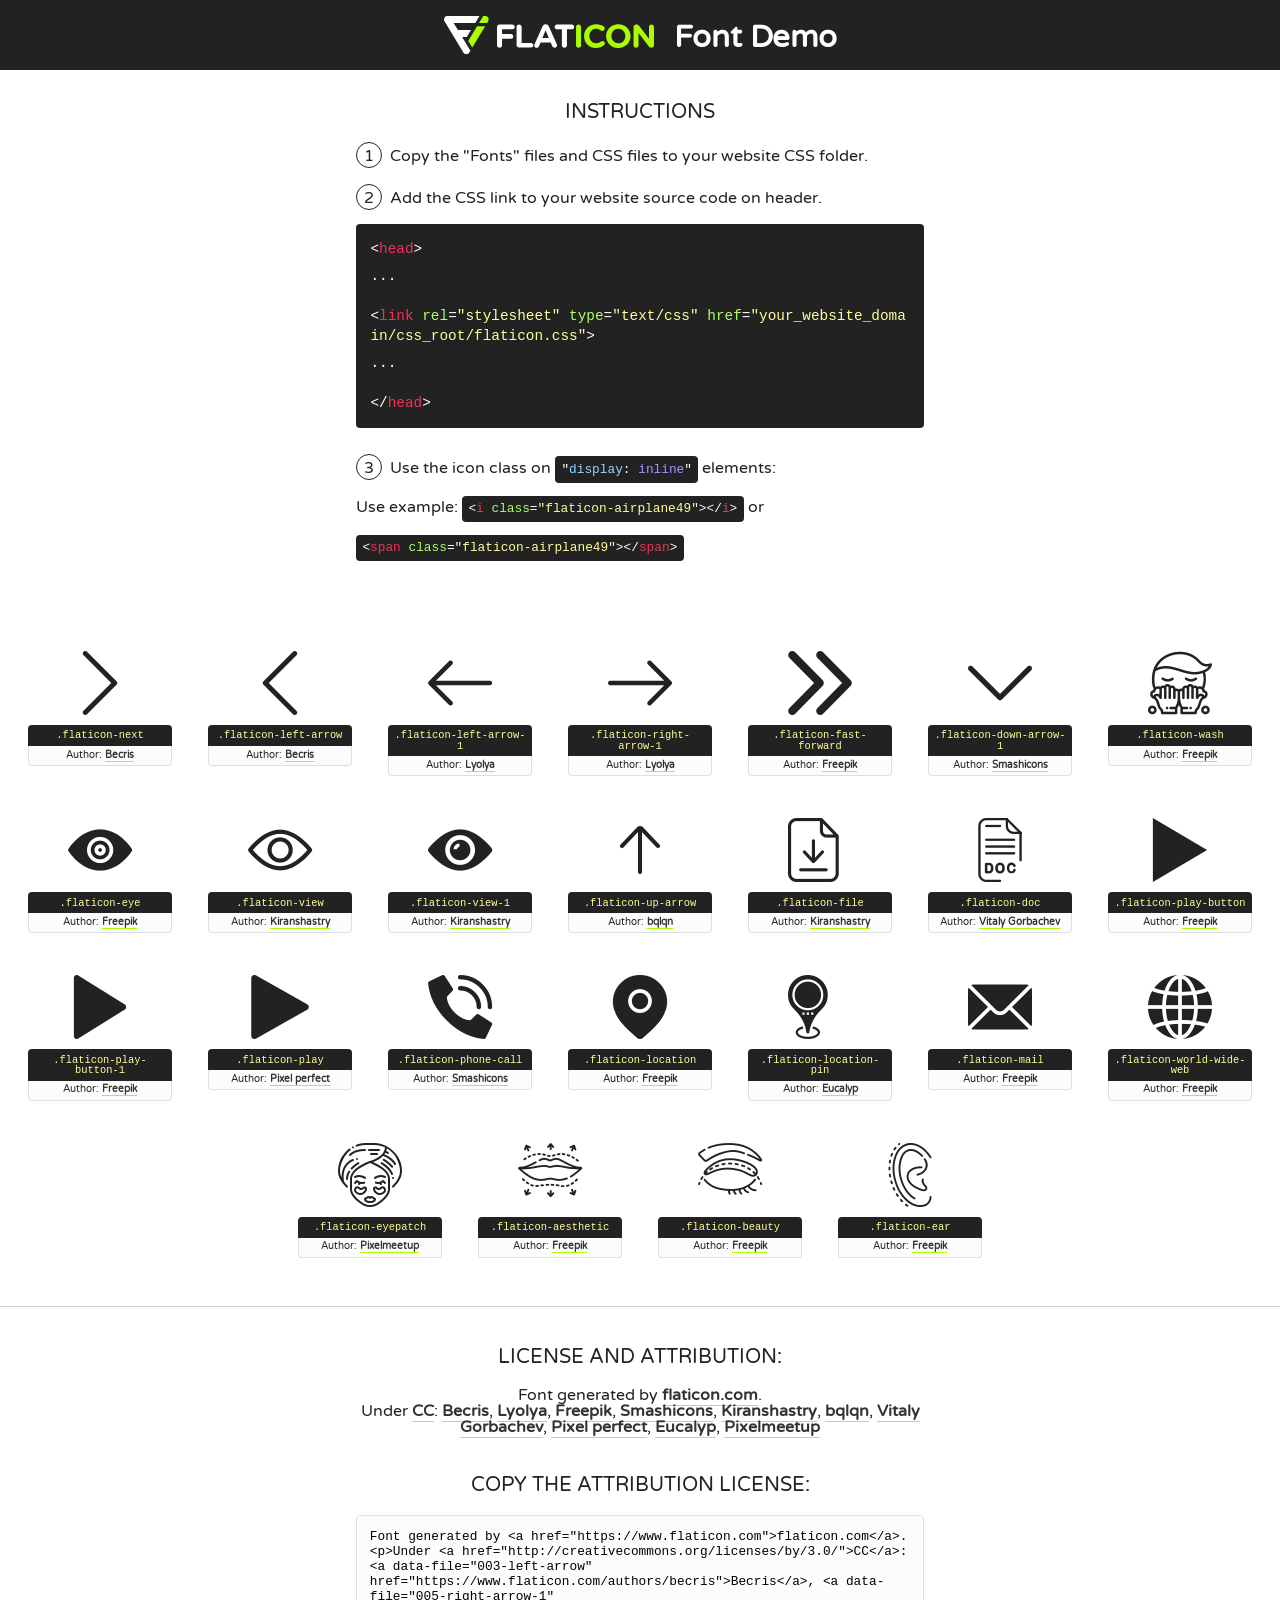
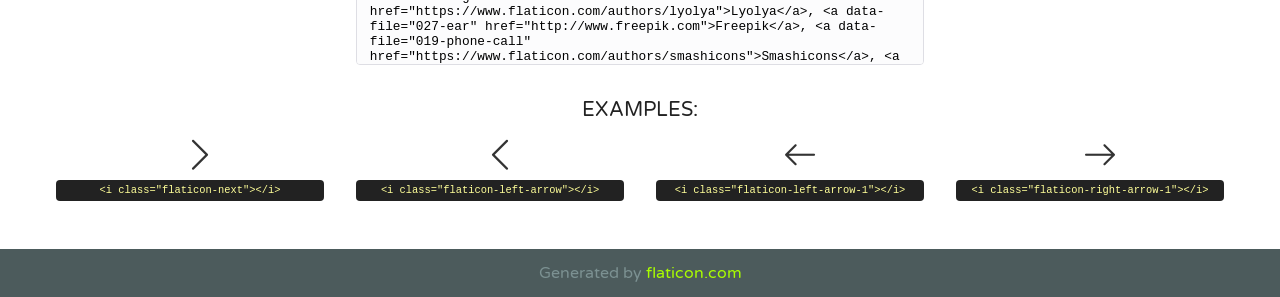
<file: assets/fonts/flaticon.html>
<!DOCTYPE html>
<!--
  Flaticon icon font: Flaticon
  Creation date: 12/10/2020 15:13
-->
<html>
<!DOCTYPE html>
<html>

<head>
    <title>Flaticon WebFont</title>
    <link href="http://fonts.googleapis.com/css?family=Varela+Round" rel="stylesheet" type="text/css" />
    <link rel="stylesheet" type="text/css" href="flaticon.css">
    <meta charset="UTF-8">
    <style>
    html, body, div, span, applet, object, iframe,
    h1, h2, h3, h4, h5, h6, p, blockquote, pre,
    a, abbr, acronym, address, big, cite, code,
    del, dfn, em, img, ins, kbd, q, s, samp,
    small, strike, strong, sub, sup, tt, var,
    b, u, i, center,
    dl, dt, dd, ol, ul, li,
    fieldset, form, label, legend,
    table, caption, tbody, tfoot, thead, tr, th, td,
    article, aside, canvas, details, embed, 
    figure, figcaption, footer, header, hgroup, 
    menu, nav, output, ruby, section, summary,
    time, mark, audio, video {
        margin: 0;
        padding: 0;
        border: 0;
        font-size: 100%;
        font: inherit;
        vertical-align: baseline;
    }
    /* HTML5 display-role reset for older browsers */
    article, aside, details, figcaption, figure, 
    footer, header, hgroup, menu, nav, section {
        display: block;
    }
    body {
        line-height: 1;
    }
    ol, ul {
        list-style: none;
    }
    blockquote, q {
        quotes: none;
    }
    blockquote:before, blockquote:after,
    q:before, q:after {
        content: '';
        content: none;
    }
    table {
        border-collapse: collapse;
        border-spacing: 0;
    }
    body {
        font-family: 'Varela Round', Helvetica, Arial, sans-serif;
        font-size: 16px;
        color: #222;
    }
    a {
        color: #333;
        border-bottom: 1px solid #a9fd00;
        font-weight: bold;
        text-decoration: none;
    }
    * {
        -moz-box-sizing: border-box;
        -webkit-box-sizing: border-box;
        box-sizing: border-box;
        margin: 0;
        padding: 0;
    }
    [class^="flaticon-"]:before, [class*=" flaticon-"]:before, [class^="flaticon-"]:after, [class*=" flaticon-"]:after {
        font-family: Flaticon;
        font-size: 30px;
        font-style: normal;
        margin-left: 20px;
        color: #333;
    }
    .wrapper {
        max-width: 600px;
        margin: auto;
        padding: 0 1em;
    }
    .title {
        font-size: 1.25em;
        text-align: center;
        margin-bottom: 1em;
        text-transform: uppercase;
    }
    header {
        text-align: center;
        background-color: #222;
        color: #fff;
        padding: 1em;
    }
    header .logo {
        width: 210px;
        height: 38px;
        display: inline-block;
        vertical-align: middle;
        margin-right: 1em;
        border: none;
    }
    header strong {
        font-size: 1.95em;
        font-weight: bold;
        vertical-align: middle;
        margin-top: 5px;
        display: inline-block;
    }
    .demo {
        margin: 2em auto;
        line-height: 1.25em;
    }
    .demo ul li {
        margin-bottom: 1em;
    }
    .demo ul li .num {
        color: #222;
        border-radius: 20px;
        display: inline-block;
        width: 26px;
        padding: 3px;
        height: 26px;
        text-align: center;
        margin-right: 0.5em;
        border: 1px solid #222;
    }
    .demo ul li code {
        background-color: #222;
        border-radius: 4px;
        padding: 0.25em 0.5em;
        display: inline-block;
        color: #fff;
        font-family: Consolas,Monaco,Lucida Console,Liberation Mono,DejaVu Sans Mono,Bitstream Vera Sans Mono,Courier New, monospace;
        font-weight: lighter;
        margin-top: 1em;
        font-size: 0.8em;
        word-break: break-all;
    }
    .demo ul li code.big {
        padding: 1em;
        font-size: 0.9em;
    }
    .demo ul li code .red {
        color: #EF3159;
    }
    .demo ul li code .green {
        color: #ACFF65;
    }
    .demo ul li code .yellow {
        color: #FFFF99;
    }
    .demo ul li code .blue {
        color: #99D3FF;
    }
    .demo ul li code .purple {
        color: #A295FF;
    }
    .demo ul li code .dots {
        margin-top: 0.5em;
        display: block;
    }
    #glyphs {
        border-bottom: 1px solid #ccc;
        padding: 2em 0;
        text-align: center;
    }
    .glyph {
        display: inline-block;
        width: 9em;
        margin: 1em;
        text-align: center;
        vertical-align: top;
        background: #FFF;
    }
    .glyph .glyph-icon {
        padding: 10px;
        display: block;
        font-family:"Flaticon";
        font-size: 64px;
        line-height: 1;
    }
    .glyph .glyph-icon:before {
        font-size: 64px;
        color: #222;
        margin-left: 0;
    }
    .class-name {
        font-size: 0.65em;
        background-color: #222;
        color: #fff;
        border-radius: 4px 4px 0 0;
        padding: 0.5em;
        color: #FFFF99;
        font-family: Consolas,Monaco,Lucida Console,Liberation Mono,DejaVu Sans Mono,Bitstream Vera Sans Mono,Courier New, monospace;
    }
    .author-name {
        font-size: 0.6em;
        background-color: #fcfcfd;
        border: 1px solid #DEDEE4;
        border-top: 0;
        border-radius: 0 0 4px 4px;
        padding: 0.5em;
    }
    .class-name:last-child {
        font-size: 10px;
        color:#888;
    }
    .class-name:last-child a {
        font-size: 10px;
        color:#555;
    }
    .class-name:last-child a:hover {
        color:#a9fd00;
    }
    .glyph > input {
        display: block;
        width: 100px;
        margin: 5px auto;
        text-align: center;
        font-size: 12px;
        cursor: text;
    }
    .glyph > input.icon-input {
        font-family:"Flaticon";
        font-size: 16px;
        margin-bottom: 10px;
    }
    .attribution .title {
        margin-top: 2em;
    }
    .attribution textarea {
        background-color: #fcfcfd;
        padding: 1em;
        border: none;
        box-shadow: none;
        border: 1px solid #DEDEE4;
        border-radius: 4px;
        resize: none;
        width: 100%;
        height: 150px;
        font-size: 0.8em;
        font-family: Consolas,Monaco,Lucida Console,Liberation Mono,DejaVu Sans Mono,Bitstream Vera Sans Mono,Courier New, monospace;
        -webkit-appearance: none;
    }
    .iconsuse {
        margin: 2em auto;
        text-align: center;
        max-width: 1200px;
    }
    .iconsuse:after {
        content: '';
        display: table;
        clear: both;
    }
    .iconsuse .image {
        float: left;
        width: 25%;
        padding: 0 1em;
    }
    .iconsuse .image p {
        margin-bottom: 1em;
    }
    .iconsuse .image span {
        display: block;
        font-size: 0.65em;
        background-color: #222;
        color: #fff;
        border-radius: 4px;
        padding: 0.5em;
        color: #FFFF99;
        margin-top: 1em;
        font-family: Consolas,Monaco,Lucida Console,Liberation Mono,DejaVu Sans Mono,Bitstream Vera Sans Mono,Courier New, monospace;
    }
    #footer {
        text-align: center;
        background-color: #4C5B5C;
        color: #7c9192;
        padding: 1em;
    }
    #footer a {
        border: none;
        color: #a9fd00;
        font-weight: normal;
    }
    @media (max-width: 960px) {
        .iconsuse .image {
            width: 50%;
        }
    }
    @media (max-width: 560px) {
        .iconsuse .image {
            width: 100%;
        }
    }
    </style>
</head>

<body class="characters-off">

    <header>
        <a href="https://www.flaticon.com" target="_blank" class="logo">
            <svg version="1.1" xmlns="http://www.w3.org/2000/svg" xmlns:xlink="http://www.w3.org/1999/xlink" xmlns:a="http://ns.adobe.com/AdobeSVGViewerExtensions/3.0/" viewBox="0 0 560.875 102.036" enable-background="new 0 0 560.875 102.036" xml:space="preserve">
                <defs>
                </defs>
                <g>
                    <g class="letters">
                        <path fill="#ffffff" d="M141.596,29.675c0-3.777,2.985-6.767,6.764-6.767h34.438c3.426,0,6.15,2.728,6.15,6.15
                        c0,3.43-2.724,6.149-6.15,6.149h-27.674v13.091h23.719c3.429,0,6.151,2.724,6.151,6.15c0,3.43-2.723,6.149-6.151,6.149h-23.719
                        v17.574c0,3.773-2.986,6.761-6.764,6.761c-3.779,0-6.764-2.989-6.764-6.761V29.675z"></path>
                        <path fill="#ffffff" d="M193.844,29.149c0-3.781,2.985-6.767,6.764-6.767c3.776,0,6.763,2.985,6.763,6.767v42.957h25.039
                        c3.426,0,6.149,2.726,6.149,6.153c0,3.425-2.723,6.15-6.149,6.15h-31.802c-3.779,0-6.764-2.986-6.764-6.768V29.149z"></path>
                        <path fill="#ffffff" d="M241.891,75.71l21.438-48.407c1.492-3.341,4.215-5.357,7.906-5.357h0.792
                        c3.686,0,6.323,2.017,7.815,5.357l21.439,48.407c0.436,0.967,0.701,1.845,0.701,2.723c0,3.602-2.809,6.501-6.414,6.501
                        c-3.161,0-5.269-1.845-6.499-4.655l-4.132-9.661h-27.059l-4.301,10.102c-1.144,2.631-3.426,4.214-6.237,4.214
                        c-3.517,0-6.24-2.81-6.24-6.325C241.1,77.64,241.451,76.677,241.891,75.71z M279.932,58.666l-8.521-20.297l-8.526,20.297H279.932
                        z"></path>
                        <path fill="#ffffff" d="M314.864,35.387H301.86c-3.429,0-6.239-2.813-6.239-6.238c0-3.429,2.811-6.24,6.239-6.24h39.533
                        c3.426,0,6.237,2.811,6.237,6.24c0,3.425-2.811,6.238-6.237,6.238h-13.001v42.785c0,3.773-2.99,6.761-6.764,6.761
                        c-3.779,0-6.764-2.989-6.764-6.761V35.387z"></path>
                        <path fill="#A9FD00" d="M352.615,29.149c0-3.781,2.985-6.767,6.767-6.767c3.774,0,6.761,2.985,6.761,6.767v49.024
                        c0,3.773-2.987,6.761-6.761,6.761c-3.781,0-6.767-2.989-6.767-6.761V29.149z"></path>
                        <path fill="#A9FD00" d="M374.132,53.836v-0.179c0-17.481,13.178-31.801,32.065-31.801c9.22,0,15.459,2.458,20.557,6.238
                        c1.402,1.054,2.637,2.985,2.637,5.357c0,3.692-2.985,6.59-6.681,6.59c-1.845,0-3.071-0.702-4.044-1.319
                        c-3.776-2.813-7.729-4.393-12.562-4.393c-10.364,0-17.831,8.611-17.831,19.154v0.173c0,10.542,7.291,19.329,17.831,19.329
                        c5.715,0,9.492-1.756,13.359-4.834c1.049-0.874,2.458-1.491,4.039-1.491c3.429,0,6.325,2.813,6.325,6.236
                        c0,2.106-1.056,3.78-2.282,4.834c-5.539,4.834-12.036,7.733-21.878,7.733C387.572,85.464,374.132,71.493,374.132,53.836z"></path>
                        <path fill="#A9FD00" d="M433.009,53.836v-0.179c0-17.481,13.79-31.801,32.766-31.801c18.981,0,32.592,14.143,32.592,31.628v0.173
                        c0,17.483-13.785,31.807-32.769,31.807C446.625,85.464,433.009,71.32,433.009,53.836z M484.224,53.836v-0.179
                        c0-10.539-7.725-19.326-18.626-19.326c-10.893,0-18.449,8.611-18.449,19.154v0.173c0,10.542,7.73,19.329,18.626,19.329
                        C476.676,72.986,484.224,64.378,484.224,53.836z"></path>
                        <path fill="#A9FD00" d="M506.233,29.321c0-3.774,2.99-6.763,6.767-6.763h1.401c3.252,0,5.183,1.583,7.029,3.953l26.093,34.265
                        V29.059c0-3.692,2.99-6.677,6.681-6.677c3.683,0,6.671,2.985,6.671,6.677v48.934c0,3.78-2.987,6.765-6.764,6.765h-0.436
                        c-3.257,0-5.188-1.581-7.034-3.953l-27.056-35.492v32.944c0,3.687-2.985,6.676-6.678,6.676c-3.683,0-6.673-2.989-6.673-6.676
                        V29.321z"></path>
                    </g>
                    <g class="insignia">
                        <path fill="#ffffff" d="M48.372,56.137h12.517l11.156-18.537H37.186L25.688,18.539h57.825L94.668,0H9.271
                        C5.925,0,2.842,1.801,1.198,4.716c-1.644,2.907-1.593,6.482,0.134,9.343l50.38,83.501c1.678,2.781,4.689,4.476,7.938,4.476
                        c3.246,0,6.257-1.695,7.935-4.476l2.898-4.804L48.372,56.137z"></path>
                        <g class="i">
                            <path fill="#A9FD00" d="M93.575,18.539h0.031v0.004l21.652,0.004l2.705-4.488c1.727-2.861,1.778-6.436,0.133-9.343
                            C116.454,1.801,113.371,0,110.026,0h-5.294L93.575,18.539z"></path>
                            <polygon fill="#A9FD00" points="88.291,27.356 64.725,66.486 75.519,84.404 109.942,27.356"></polygon>
                        </g>
                    </g>
                </g>
            </svg>
        </a>
        <strong>Font Demo</strong>
    </header>


    <section class="demo wrapper">

        <p class="title">Instructions</p>

        <ul>
            <li>
                <span class="num">1</span>Copy the "Fonts" files and CSS files to your website CSS folder.
            </li>
            <li>
                <span class="num">2</span>Add the CSS link to your website source code on header.
                <code class="big">
                    &lt;<span class="red">head</span>&gt;
                    <br/><span class="dots">...</span>
                    <br/>&lt;<span class="red">link</span> <span class="green">rel</span>=<span class="yellow">"stylesheet"</span> <span class="green">type</span>=<span class="yellow">"text/css"</span> <span class="green">href</span>=<span class="yellow">"your_website_domain/css_root/flaticon.css"</span>&gt;
                    <br/><span class="dots">...</span>
                    <br/>&lt;/<span class="red">head</span>&gt;
                </code>
            </li>

            <li>
                <p>
                    <span class="num">3</span>Use the icon class on <code>"<span class="blue">display</span>:<span class="purple"> inline</span>"</code> elements:
                    <br />
                    Use example: <code>&lt;<span class="red">i</span> <span class="green">class</span>=<span class="yellow">&quot;flaticon-airplane49&quot;</span>&gt;&lt;/<span class="red">i</span>&gt;</code> or <code>&lt;<span class="red">span</span> <span class="green">class</span>=<span class="yellow">&quot;flaticon-airplane49&quot;</span>&gt;&lt;/<span class="red">span</span>&gt;</code>
            </li>
        </ul>

    </section>




   <section id="glyphs">          
    
      
        <div class="glyph"><div class="glyph-icon flaticon-next"></div>
            <div class="class-name">.flaticon-next</div>
            <div class="author-name">Author: <a data-file="002-next" href="https://www.flaticon.com/authors/becris">Becris</a> </div> 
        </div>        
        
        <div class="glyph"><div class="glyph-icon flaticon-left-arrow"></div>
            <div class="class-name">.flaticon-left-arrow</div>
            <div class="author-name">Author: <a data-file="003-left-arrow" href="https://www.flaticon.com/authors/becris">Becris</a> </div> 
        </div>        
        
        <div class="glyph"><div class="glyph-icon flaticon-left-arrow-1"></div>
            <div class="class-name">.flaticon-left-arrow-1</div>
            <div class="author-name">Author: <a data-file="004-left-arrow-1" href="https://www.flaticon.com/authors/lyolya">Lyolya</a> </div> 
        </div>        
        
        <div class="glyph"><div class="glyph-icon flaticon-right-arrow-1"></div>
            <div class="class-name">.flaticon-right-arrow-1</div>
            <div class="author-name">Author: <a data-file="005-right-arrow-1" href="https://www.flaticon.com/authors/lyolya">Lyolya</a> </div> 
        </div>        
        
        <div class="glyph"><div class="glyph-icon flaticon-fast-forward"></div>
            <div class="class-name">.flaticon-fast-forward</div>
            <div class="author-name">Author: <a data-file="006-fast-forward" href="http://www.freepik.com">Freepik</a> </div> 
        </div>        
        
        <div class="glyph"><div class="glyph-icon flaticon-down-arrow-1"></div>
            <div class="class-name">.flaticon-down-arrow-1</div>
            <div class="author-name">Author: <a data-file="008-down-arrow-1" href="https://www.flaticon.com/authors/smashicons">Smashicons</a> </div> 
        </div>        
        
        <div class="glyph"><div class="glyph-icon flaticon-wash"></div>
            <div class="class-name">.flaticon-wash</div>
            <div class="author-name">Author: <a data-file="009-wash" href="http://www.freepik.com">Freepik</a> </div> 
        </div>        
        
        <div class="glyph"><div class="glyph-icon flaticon-eye"></div>
            <div class="class-name">.flaticon-eye</div>
            <div class="author-name">Author: <a data-file="010-eye" href="http://www.freepik.com">Freepik</a> </div> 
        </div>        
        
        <div class="glyph"><div class="glyph-icon flaticon-view"></div>
            <div class="class-name">.flaticon-view</div>
            <div class="author-name">Author: <a data-file="011-view" href="https://www.flaticon.com/authors/kiranshastry">Kiranshastry</a> </div> 
        </div>        
        
        <div class="glyph"><div class="glyph-icon flaticon-view-1"></div>
            <div class="class-name">.flaticon-view-1</div>
            <div class="author-name">Author: <a data-file="012-view-1" href="https://www.flaticon.com/authors/kiranshastry">Kiranshastry</a> </div> 
        </div>        
        
        <div class="glyph"><div class="glyph-icon flaticon-up-arrow"></div>
            <div class="class-name">.flaticon-up-arrow</div>
            <div class="author-name">Author: <a data-file="013-up-arrow" href="https://www.flaticon.com/authors/bqlqn">bqlqn</a> </div> 
        </div>        
        
        <div class="glyph"><div class="glyph-icon flaticon-file"></div>
            <div class="class-name">.flaticon-file</div>
            <div class="author-name">Author: <a data-file="014-file" href="https://www.flaticon.com/authors/kiranshastry">Kiranshastry</a> </div> 
        </div>        
        
        <div class="glyph"><div class="glyph-icon flaticon-doc"></div>
            <div class="class-name">.flaticon-doc</div>
            <div class="author-name">Author: <a data-file="015-doc" href="https://www.flaticon.com/authors/vitaly-gorbachev">Vitaly Gorbachev</a> </div> 
        </div>        
        
        <div class="glyph"><div class="glyph-icon flaticon-play-button"></div>
            <div class="class-name">.flaticon-play-button</div>
            <div class="author-name">Author: <a data-file="016-play-button" href="http://www.freepik.com">Freepik</a> </div> 
        </div>        
        
        <div class="glyph"><div class="glyph-icon flaticon-play-button-1"></div>
            <div class="class-name">.flaticon-play-button-1</div>
            <div class="author-name">Author: <a data-file="017-play-button-1" href="http://www.freepik.com">Freepik</a> </div> 
        </div>        
        
        <div class="glyph"><div class="glyph-icon flaticon-play"></div>
            <div class="class-name">.flaticon-play</div>
            <div class="author-name">Author: <a data-file="018-play" href="https://www.flaticon.com/authors/pixel-perfect">Pixel perfect</a> </div> 
        </div>        
        
        <div class="glyph"><div class="glyph-icon flaticon-phone-call"></div>
            <div class="class-name">.flaticon-phone-call</div>
            <div class="author-name">Author: <a data-file="019-phone-call" href="https://www.flaticon.com/authors/smashicons">Smashicons</a> </div> 
        </div>        
        
        <div class="glyph"><div class="glyph-icon flaticon-location"></div>
            <div class="class-name">.flaticon-location</div>
            <div class="author-name">Author: <a data-file="020-location" href="http://www.freepik.com">Freepik</a> </div> 
        </div>        
        
        <div class="glyph"><div class="glyph-icon flaticon-location-pin"></div>
            <div class="class-name">.flaticon-location-pin</div>
            <div class="author-name">Author: <a data-file="021-location-pin" href="https://www.flaticon.com/authors/eucalyp">Eucalyp</a> </div> 
        </div>        
        
        <div class="glyph"><div class="glyph-icon flaticon-mail"></div>
            <div class="class-name">.flaticon-mail</div>
            <div class="author-name">Author: <a data-file="022-mail" href="http://www.freepik.com">Freepik</a> </div> 
        </div>        
        
        <div class="glyph"><div class="glyph-icon flaticon-world-wide-web"></div>
            <div class="class-name">.flaticon-world-wide-web</div>
            <div class="author-name">Author: <a data-file="023-world-wide-web" href="http://www.freepik.com">Freepik</a> </div> 
        </div>        
        
        <div class="glyph"><div class="glyph-icon flaticon-eyepatch"></div>
            <div class="class-name">.flaticon-eyepatch</div>
            <div class="author-name">Author: <a data-file="024-eyepatch" href="https://www.flaticon.com/authors/pixelmeetup">Pixelmeetup</a> </div> 
        </div>        
        
        <div class="glyph"><div class="glyph-icon flaticon-aesthetic"></div>
            <div class="class-name">.flaticon-aesthetic</div>
            <div class="author-name">Author: <a data-file="025-aesthetic" href="http://www.freepik.com">Freepik</a> </div> 
        </div>        
        
        <div class="glyph"><div class="glyph-icon flaticon-beauty"></div>
            <div class="class-name">.flaticon-beauty</div>
            <div class="author-name">Author: <a data-file="026-beauty" href="http://www.freepik.com">Freepik</a> </div> 
        </div>        
        
        <div class="glyph"><div class="glyph-icon flaticon-ear"></div>
            <div class="class-name">.flaticon-ear</div>
            <div class="author-name">Author: <a data-file="027-ear" href="http://www.freepik.com">Freepik</a> </div> 
        </div>        
        

    </section>



    <section class="attribution wrapper"   style="text-align:center;">

      <div class="title">License and attribution:</div><div class="attrDiv">Font generated by <a href="https://www.flaticon.com">flaticon.com</a>. <div><p>Under <a href="http://creativecommons.org/licenses/by/3.0/">CC</a>: <a data-file="003-left-arrow" href="https://www.flaticon.com/authors/becris">Becris</a>, <a data-file="005-right-arrow-1" href="https://www.flaticon.com/authors/lyolya">Lyolya</a>, <a data-file="027-ear" href="http://www.freepik.com">Freepik</a>, <a data-file="019-phone-call" href="https://www.flaticon.com/authors/smashicons">Smashicons</a>, <a data-file="014-file" href="https://www.flaticon.com/authors/kiranshastry">Kiranshastry</a>, <a data-file="013-up-arrow" href="https://www.flaticon.com/authors/bqlqn">bqlqn</a>, <a data-file="015-doc" href="https://www.flaticon.com/authors/vitaly-gorbachev">Vitaly Gorbachev</a>, <a data-file="018-play" href="https://www.flaticon.com/authors/pixel-perfect">Pixel perfect</a>, <a data-file="021-location-pin" href="https://www.flaticon.com/authors/eucalyp">Eucalyp</a>, <a data-file="024-eyepatch" href="https://www.flaticon.com/authors/pixelmeetup">Pixelmeetup</a></p>  </div>
      </div>
      <div class="title">Copy the Attribution License:</div>

    <textarea onclick="this.focus();this.select();">Font generated by &lt;a href=&quot;https://www.flaticon.com&quot;&gt;flaticon.com&lt;/a&gt;. <p>Under <a href="http://creativecommons.org/licenses/by/3.0/">CC</a>: <a data-file="003-left-arrow" href="https://www.flaticon.com/authors/becris">Becris</a>, <a data-file="005-right-arrow-1" href="https://www.flaticon.com/authors/lyolya">Lyolya</a>, <a data-file="027-ear" href="http://www.freepik.com">Freepik</a>, <a data-file="019-phone-call" href="https://www.flaticon.com/authors/smashicons">Smashicons</a>, <a data-file="014-file" href="https://www.flaticon.com/authors/kiranshastry">Kiranshastry</a>, <a data-file="013-up-arrow" href="https://www.flaticon.com/authors/bqlqn">bqlqn</a>, <a data-file="015-doc" href="https://www.flaticon.com/authors/vitaly-gorbachev">Vitaly Gorbachev</a>, <a data-file="018-play" href="https://www.flaticon.com/authors/pixel-perfect">Pixel perfect</a>, <a data-file="021-location-pin" href="https://www.flaticon.com/authors/eucalyp">Eucalyp</a>, <a data-file="024-eyepatch" href="https://www.flaticon.com/authors/pixelmeetup">Pixelmeetup</a></p>  
     </textarea>

    </section>

    <section class="iconsuse">

          <div class="title">Examples:</div>            
             
            <div class="image">
                <p>
                    <i class="glyph-icon flaticon-next"></i> 
                    <span>&lt;i class=&quot;flaticon-next&quot;&gt;&lt;/i&gt;</span>
                </p>
            </div>
            
            <div class="image">
                <p>
                    <i class="glyph-icon flaticon-left-arrow"></i> 
                    <span>&lt;i class=&quot;flaticon-left-arrow&quot;&gt;&lt;/i&gt;</span>
                </p>
            </div>
            
            <div class="image">
                <p>
                    <i class="glyph-icon flaticon-left-arrow-1"></i> 
                    <span>&lt;i class=&quot;flaticon-left-arrow-1&quot;&gt;&lt;/i&gt;</span>
                </p>
            </div>
            
            <div class="image">
                <p>
                    <i class="glyph-icon flaticon-right-arrow-1"></i> 
                    <span>&lt;i class=&quot;flaticon-right-arrow-1&quot;&gt;&lt;/i&gt;</span>
                </p>
            </div>
                       
        </div>
                            
    </section>

<div id="footer">
    <div>Generated by <a href="https://www.flaticon.com">flaticon.com</a>
    </div>
</div>



</body>
</html>
</file>
<file: assets/css/menu.css>
/****************************************************** */
/******************  Main Header style **************** */
/****************************************************** */

/*
=================================================
  main header
=================================================
*/
.main-header {
    position: fixed;
    left: 0px;
    top: 0px;
    z-index: 999;
    width: 100%;
    -webkit-transition: all 500ms ease;
    transition: all 500ms ease;
    box-shadow: 0px 20px 60px #0000000f;
}

.header-inner {
    padding: 10px 0;
    position: relative;
    background: white;
}

.header-inner:after {
    content: '';
    position: absolute;
    bottom: -8px;
    left: 0;
    height: 22px;
    width: 100%;
    z-index: -1;
    background: #fbaaa9;
}

.main-header .header-upper {
    position: relative;
    z-index: 5;
    background: #FFFFFF;
    -webkit-transition: all 500ms ease;
    transition: all 500ms ease;
}

.main-header .logo {
    position: relative;
    z-index: 9;
}

/** Header Main Menu */

.main-menu .navbar-collapse {
    padding: 0px;
}

.main-menu .navigation li {
    float: left;
    padding: 0 15px;
}

.main-menu .navigation > li:last-child {
    padding-right: 0;
}

.main-menu .navigation li.dropdown .dropdown-btn {
    display: none;
    cursor: pointer;
    margin-left: 10px;
}

.main-menu .navigation li.dropdown .dropdown-btn span {
    display: block;
    font-size: 10px;
}

.main-menu .navigation li a {
    position: relative;
    display: block;
    font-size: 14px;
    color: #171928;
    padding: 2px 15px;
    border-radius: 13px;
    opacity: 1;
    float: left;
    font-weight: 500;
    text-transform: uppercase;
    -webkit-transition: all 500ms ease;
    transition: all 500ms ease;
}

.main-menu .navigation li > a:hover,
.main-menu .navigation li.current > a,
.main-menu .navigation li.current-menu-item > a {
    color: #fbaaa9;
    background: #fdeded;
}

.main-menu .navigation li li > a:hover,
.main-menu .navigation li li.current a,
.main-menu .navigation li li.current-menu-item a {
    background: transparent;
}

.main-menu .navigation li .megamenu {
    position: absolute;
    left: 0px;
    top: 100%;
    width: 100%;
    z-index: 100;
    display: none;
    padding: 20px 0;
    background: #ffffff;
    -webkit-box-shadow: 2px 2px 5px 1px rgba(0, 0, 0, 0.05), -2px 0px 5px 1px rgba(0, 0, 0, 0.05);
    box-shadow: 2px 2px 5px 1px rgba(0, 0, 0, 0.05), -2px 0px 5px 1px rgba(0, 0, 0, 0.05);
}

.main-menu .navigation li .megamenu:after {
    display: block;
    clear: both;
    content: "";
}

.main-menu .navigation li .megamenu ul {
    display: block;
    position: relative;
    top: 0;
    width: 100%;
    -webkit-box-shadow: none;
    box-shadow: none;
}

.main-menu .navigation li ul {
    position: absolute;
    left: 0;
    top: 100%;
    min-width: 200px;
    z-index: 100;
    display: none;
    border-radius: 5px;
    background: #ffffff;
    -webkit-box-shadow: 2px 2px 5px 1px rgba(0, 0, 0, 0.05), -2px 0px 5px 1px rgba(0, 0, 0, 0.05);
    box-shadow: 2px 2px 5px 1px rgba(0, 0, 0, 0.05), -2px 0px 5px 1px rgba(0, 0, 0, 0.05);
}

.main-menu .navigation li ul li {
    width: 100%;
    padding: 7px 20px;
    border-bottom: 1px solid #f2f2f2;
}

.main-menu .navigation li ul li:last-child {
    border-bottom: none;
}

.main-menu .navigation li ul li a {
    padding: 5px 0px;
    line-height: 24px;
    color: #797D8A;
    font-weight: 500;
    text-transform: capitalize;
}

.main-menu .navigation li ul li ul {
    left: 100%;
    top: 0%;
}

.main-menu .navbar-header {
    display: none;
}

.main-menu .navbar-header .navbar-toggle {
    float: right;
    padding: 4px 0;
    cursor: pointer;
    background: transparent;
}

.main-menu .navbar-header .navbar-toggle .icon-bar {
    background: #fbaaa9;
    height: 2px;
    width: 30px;
    display: block;
    margin: 7px 0;
}


@media only screen and (max-width: 1250px) {
    .main-menu .navigation li {
        padding: 20px 15px;
    }
    
}

@media only screen and (max-width: 1199px) {
    .main-menu .navigation li {
        padding: 20px 12px;
    }
    
}


/* Mobile Menu */

@media only screen and (max-width: 991px) {
    .header-inner {
        padding: 20px 0;
    }
    .main-header .logo-outer {
        position: absolute;
        top: 12px;
        max-width: 165px;
    }
    .main-menu {
        width: 100%;
    }
    .main-menu .navigation li.dropdown .dropdown-btn,
    .main-menu .navbar-header {
        display: block;
    }
    .main-menu .navigation {
        overflow: auto;
        max-height: 310px;
        margin-top: 50px;
    }
    .main-menu .navigation li {
        float: none;
        padding: 0 20px;
        border-bottom: 1px solid #ffecec;
    }
    .main-menu .navigation li:last-child {
        border-bottom: none;
    }
    .main-menu .navigation li.dropdown .dropdown-btn {
        position: absolute;
        right: 18px;
        top: 0px;
        width: 40px;
        height: 42px;
        text-align: center;
        line-height: 42px;
    }
    .main-menu .navigation li a {
        padding: 10px 10px;
        line-height: 22px;
        float: none;
        text-transform: capitalize;
    }
    .main-menu .navigation li > a:hover,
    .main-menu .navigation li.current > a {
        background: transparent;
    }
    .main-menu .navigation li a:after {
        display: none;
    }
     .main-menu .navigation li .megamenu {
        position: relative;
        -webkit-box-shadow: none;
        box-shadow: none;
        width: 100%;
    }
    .main-menu .navigation li .megamenu .container {
        max-width: 100%;
    }
    .main-menu .navigation li .megamenu .row {
        margin: 0px;
    }
    .main-menu .navigation li ul {
        position: relative;
        display: none;
        width: 100%;
        -webkit-box-shadow: none;
        box-shadow: none;
        background: transparent;
    }
    .main-menu .navigation li ul:after {
        display: block;
        clear: both;
        content: "";
    }
    .main-menu .navigation li ul li {
        padding: 0 20px;
        border-bottom: none;
    }
    .main-menu .navigation li ul li a {
        padding: 10px 10px;
        line-height: 22px;
        color: #081C35;
    }
    .main-menu .navigation li ul li ul {
        left: auto;
    }
}
</file>
<file: assets/css/leaflet.css>
/* required styles */

.leaflet-pane,
.leaflet-tile,
.leaflet-marker-icon,
.leaflet-marker-shadow,
.leaflet-tile-container,
.leaflet-pane > svg,
.leaflet-pane > canvas,
.leaflet-zoom-box,
.leaflet-image-layer,
.leaflet-layer {
	position: absolute;
	left: 0;
	top: 0;
	}
.leaflet-container {
	overflow: hidden;
	}
.leaflet-tile,
.leaflet-marker-icon,
.leaflet-marker-shadow {
	-webkit-user-select: none;
	   -moz-user-select: none;
	        user-select: none;
	  -webkit-user-drag: none;
	}
/* Safari renders non-retina tile on retina better with this, but Chrome is worse */
.leaflet-safari .leaflet-tile {
	image-rendering: -webkit-optimize-contrast;
	}
/* hack that prevents hw layers "stretching" when loading new tiles */
.leaflet-safari .leaflet-tile-container {
	width: 1600px;
	height: 1600px;
	-webkit-transform-origin: 0 0;
	}
.leaflet-marker-icon,
.leaflet-marker-shadow {
	display: block;
	}
/* .leaflet-container svg: reset svg max-width decleration shipped in Joomla! (joomla.org) 3.x */
/* .leaflet-container img: map is broken in FF if you have max-width: 100% on tiles */
.leaflet-container .leaflet-overlay-pane svg,
.leaflet-container .leaflet-marker-pane img,
.leaflet-container .leaflet-shadow-pane img,
.leaflet-container .leaflet-tile-pane img,
.leaflet-container img.leaflet-image-layer,
.leaflet-container .leaflet-tile {
	max-width: none !important;
	max-height: none !important;
	}

.leaflet-container.leaflet-touch-zoom {
	-ms-touch-action: pan-x pan-y;
	touch-action: pan-x pan-y;
	}
.leaflet-container.leaflet-touch-drag {
	-ms-touch-action: pinch-zoom;
	/* Fallback for FF which doesn't support pinch-zoom */
	touch-action: none;
	touch-action: pinch-zoom;
}
.leaflet-container.leaflet-touch-drag.leaflet-touch-zoom {
	-ms-touch-action: none;
	touch-action: none;
}
.leaflet-container {
	-webkit-tap-highlight-color: transparent;
}
.leaflet-container a {
	-webkit-tap-highlight-color: rgba(51, 181, 229, 0.4);
}
.leaflet-tile {
	filter: inherit;
	visibility: hidden;
	}
.leaflet-tile-loaded {
	visibility: inherit;
	}
.leaflet-zoom-box {
	width: 0;
	height: 0;
	-moz-box-sizing: border-box;
	     box-sizing: border-box;
	z-index: 800;
	}
/* workaround for https://bugzilla.mozilla.org/show_bug.cgi?id=888319 */
.leaflet-overlay-pane svg {
	-moz-user-select: none;
	}

.leaflet-pane         { z-index: 400; }

.leaflet-tile-pane    { z-index: 200; }
.leaflet-overlay-pane { z-index: 400; }
.leaflet-shadow-pane  { z-index: 500; }
.leaflet-marker-pane  { z-index: 600; }
.leaflet-tooltip-pane   { z-index: 650; }
.leaflet-popup-pane   { z-index: 700; }

.leaflet-map-pane canvas { z-index: 100; }
.leaflet-map-pane svg    { z-index: 200; }

.leaflet-vml-shape {
	width: 1px;
	height: 1px;
	}
.lvml {
	behavior: url(#default#VML);
	display: inline-block;
	position: absolute;
	}


/* control positioning */

.leaflet-control {
	position: relative;
	z-index: 800;
	pointer-events: visiblePainted; /* IE 9-10 doesn't have auto */
	pointer-events: auto;
	}
.leaflet-top,
.leaflet-bottom {
	position: absolute;
	z-index: 1000;
	pointer-events: none;
	}
.leaflet-top {
	top: 0;
	}
.leaflet-right {
	right: 0;
	}
.leaflet-bottom {
	bottom: 0;
	}
.leaflet-left {
	left: 0;
	}
.leaflet-control {
	float: left;
	clear: both;
	}
.leaflet-right .leaflet-control {
	float: right;
	}
.leaflet-top .leaflet-control {
	margin-top: 10px;
	}
.leaflet-bottom .leaflet-control {
	margin-bottom: 10px;
	}
.leaflet-left .leaflet-control {
	margin-left: 10px;
	}
.leaflet-right .leaflet-control {
	margin-right: 10px;
	}


/* zoom and fade animations */

.leaflet-fade-anim .leaflet-tile {
	will-change: opacity;
	}
.leaflet-fade-anim .leaflet-popup {
	opacity: 0;
	-webkit-transition: opacity 0.2s linear;
	   -moz-transition: opacity 0.2s linear;
	        transition: opacity 0.2s linear;
	}
.leaflet-fade-anim .leaflet-map-pane .leaflet-popup {
	opacity: 1;
	}
.leaflet-zoom-animated {
	-webkit-transform-origin: 0 0;
	    -ms-transform-origin: 0 0;
	        transform-origin: 0 0;
	}
.leaflet-zoom-anim .leaflet-zoom-animated {
	will-change: transform;
	}
.leaflet-zoom-anim .leaflet-zoom-animated {
	-webkit-transition: -webkit-transform 0.25s cubic-bezier(0,0,0.25,1);
	   -moz-transition:    -moz-transform 0.25s cubic-bezier(0,0,0.25,1);
	        transition:         transform 0.25s cubic-bezier(0,0,0.25,1);
	}
.leaflet-zoom-anim .leaflet-tile,
.leaflet-pan-anim .leaflet-tile {
	-webkit-transition: none;
	   -moz-transition: none;
	        transition: none;
	}

.leaflet-zoom-anim .leaflet-zoom-hide {
	visibility: hidden;
	}


/* cursors */

.leaflet-interactive {
	cursor: pointer;
	}
.leaflet-grab {
	cursor: -webkit-grab;
	cursor:    -moz-grab;
	cursor:         grab;
	}
.leaflet-crosshair,
.leaflet-crosshair .leaflet-interactive {
	cursor: crosshair;
	}
.leaflet-popup-pane,
.leaflet-control {
	cursor: auto;
	}
.leaflet-dragging .leaflet-grab,
.leaflet-dragging .leaflet-grab .leaflet-interactive,
.leaflet-dragging .leaflet-marker-draggable {
	cursor: move;
	cursor: -webkit-grabbing;
	cursor:    -moz-grabbing;
	cursor:         grabbing;
	}

/* marker & overlays interactivity */
.leaflet-marker-icon,
.leaflet-marker-shadow,
.leaflet-image-layer,
.leaflet-pane > svg path,
.leaflet-tile-container {
	pointer-events: none;
	}

.leaflet-marker-icon.leaflet-interactive,
.leaflet-image-layer.leaflet-interactive,
.leaflet-pane > svg path.leaflet-interactive {
	pointer-events: visiblePainted; /* IE 9-10 doesn't have auto */
	pointer-events: auto;
	}

/* visual tweaks */

.leaflet-container {
	background: #ddd;
	outline: 0;
	}
.leaflet-container a {
	color: #0078A8;
	}
.leaflet-container a.leaflet-active {
	outline: 2px solid orange;
	}
.leaflet-zoom-box {
	border: 2px dotted #38f;
	background: rgba(255,255,255,0.5);
	}


/* general typography */
.leaflet-container {
	font: 12px/1.5 "Helvetica Neue", Arial, Helvetica, sans-serif;
	}


/* general toolbar styles */

.leaflet-bar {
	box-shadow: 0 1px 5px rgba(0,0,0,0.65);
	border-radius: 4px;
	}
.leaflet-bar a,
.leaflet-bar a:hover {
	background-color: #fff;
	border-bottom: 1px solid #ccc;
	width: 26px;
	height: 26px;
	line-height: 26px;
	display: block;
	text-align: center;
	text-decoration: none;
	color: black;
	}
.leaflet-bar a,
.leaflet-control-layers-toggle {
	background-position: 50% 50%;
	background-repeat: no-repeat;
	display: block;
	}
.leaflet-bar a:hover {
	background-color: #f4f4f4;
	}
.leaflet-bar a:first-child {
	border-top-left-radius: 4px;
	border-top-right-radius: 4px;
	}
.leaflet-bar a:last-child {
	border-bottom-left-radius: 4px;
	border-bottom-right-radius: 4px;
	border-bottom: none;
	}
.leaflet-bar a.leaflet-disabled {
	cursor: default;
	background-color: #f4f4f4;
	color: #bbb;
	}

.leaflet-touch .leaflet-bar a {
	width: 30px;
	height: 30px;
	line-height: 30px;
	}
.leaflet-touch .leaflet-bar a:first-child {
	border-top-left-radius: 2px;
	border-top-right-radius: 2px;
	}
.leaflet-touch .leaflet-bar a:last-child {
	border-bottom-left-radius: 2px;
	border-bottom-right-radius: 2px;
	}

/* zoom control */

.leaflet-control-zoom-in,
.leaflet-control-zoom-out {
	font: bold 18px 'Lucida Console', Monaco, monospace;
	text-indent: 1px;
	}

.leaflet-touch .leaflet-control-zoom-in, .leaflet-touch .leaflet-control-zoom-out  {
	font-size: 22px;
	}


/* layers control */

.leaflet-control-layers {
	box-shadow: 0 1px 5px rgba(0,0,0,0.4);
	background: #fff;
	border-radius: 5px;
	}
.leaflet-control-layers-toggle {
	background-image: url(images/layers.png);
	width: 36px;
	height: 36px;
	}
.leaflet-retina .leaflet-control-layers-toggle {
	background-image: url(images/layers-2x.png);
	background-size: 26px 26px;
	}
.leaflet-touch .leaflet-control-layers-toggle {
	width: 44px;
	height: 44px;
	}
.leaflet-control-layers .leaflet-control-layers-list,
.leaflet-control-layers-expanded .leaflet-control-layers-toggle {
	display: none;
	}
.leaflet-control-layers-expanded .leaflet-control-layers-list {
	display: block;
	position: relative;
	}
.leaflet-control-layers-expanded {
	padding: 6px 10px 6px 6px;
	color: #333;
	background: #fff;
	}
.leaflet-control-layers-scrollbar {
	overflow-y: scroll;
	overflow-x: hidden;
	padding-right: 5px;
	}
.leaflet-control-layers-selector {
	margin-top: 2px;
	position: relative;
	top: 1px;
	}
.leaflet-control-layers label {
	display: block;
	}
.leaflet-control-layers-separator {
	height: 0;
	border-top: 1px solid #ddd;
	margin: 5px -10px 5px -6px;
	}

/* Default icon URLs */
.leaflet-default-icon-path {
	background-image: url(images/marker-icon.png);
	}


/* attribution and scale controls */

.leaflet-container .leaflet-control-attribution {
	background: #fff;
	background: rgba(255, 255, 255, 0.7);
	margin: 0;
	}
.leaflet-control-attribution,
.leaflet-control-scale-line {
	padding: 0 5px;
	color: #333;
	}
.leaflet-control-attribution a {
	text-decoration: none;
	}
.leaflet-control-attribution a:hover {
	text-decoration: underline;
	}
.leaflet-container .leaflet-control-attribution,
.leaflet-container .leaflet-control-scale {
	font-size: 11px;
	}
.leaflet-left .leaflet-control-scale {
	margin-left: 5px;
	}
.leaflet-bottom .leaflet-control-scale {
	margin-bottom: 5px;
	}
.leaflet-control-scale-line {
	border: 2px solid #777;
	border-top: none;
	line-height: 1.1;
	padding: 2px 5px 1px;
	font-size: 11px;
	white-space: nowrap;
	overflow: hidden;
	-moz-box-sizing: border-box;
	     box-sizing: border-box;

	background: #fff;
	background: rgba(255, 255, 255, 0.5);
	}
.leaflet-control-scale-line:not(:first-child) {
	border-top: 2px solid #777;
	border-bottom: none;
	margin-top: -2px;
	}
.leaflet-control-scale-line:not(:first-child):not(:last-child) {
	border-bottom: 2px solid #777;
	}

.leaflet-touch .leaflet-control-attribution,
.leaflet-touch .leaflet-control-layers,
.leaflet-touch .leaflet-bar {
	box-shadow: none;
	}
.leaflet-touch .leaflet-control-layers,
.leaflet-touch .leaflet-bar {
	border: 2px solid rgba(0,0,0,0.2);
	background-clip: padding-box;
	}


/* popup */

.leaflet-popup {
	position: absolute;
	text-align: center;
	margin-bottom: 20px;
	}
.leaflet-popup-content-wrapper {
	padding: 1px;
	text-align: left;
	border-radius: 12px;
	}
.leaflet-popup-content {
	margin: 13px 19px;
	line-height: 1.4;
	}
.leaflet-popup-content p {
	margin: 18px 0;
	}
.leaflet-popup-tip-container {
	width: 40px;
	height: 20px;
	position: absolute;
	left: 50%;
	margin-left: -20px;
	overflow: hidden;
	pointer-events: none;
	}
.leaflet-popup-tip {
	width: 17px;
	height: 17px;
	padding: 1px;

	margin: -10px auto 0;

	-webkit-transform: rotate(45deg);
	   -moz-transform: rotate(45deg);
	    -ms-transform: rotate(45deg);
	        transform: rotate(45deg);
	}
.leaflet-popup-content-wrapper,
.leaflet-popup-tip {
	background: white;
	color: #333;
	box-shadow: 0 3px 14px rgba(0,0,0,0.4);
	}
.leaflet-container a.leaflet-popup-close-button {
	position: absolute;
	top: 0;
	right: 0;
	padding: 4px 4px 0 0;
	border: none;
	text-align: center;
	width: 18px;
	height: 14px;
	font: 16px/14px Tahoma, Verdana, sans-serif;
	color: #c3c3c3;
	text-decoration: none;
	font-weight: bold;
	background: transparent;
	}
.leaflet-container a.leaflet-popup-close-button:hover {
	color: #999;
	}
.leaflet-popup-scrolled {
	overflow: auto;
	border-bottom: 1px solid #ddd;
	border-top: 1px solid #ddd;
	}

.leaflet-oldie .leaflet-popup-content-wrapper {
	zoom: 1;
	}
.leaflet-oldie .leaflet-popup-tip {
	width: 24px;
	margin: 0 auto;

	-ms-filter: "progid:DXImageTransform.Microsoft.Matrix(M11=0.70710678, M12=0.70710678, M21=-0.70710678, M22=0.70710678)";
	filter: progid:DXImageTransform.Microsoft.Matrix(M11=0.70710678, M12=0.70710678, M21=-0.70710678, M22=0.70710678);
	}
.leaflet-oldie .leaflet-popup-tip-container {
	margin-top: -1px;
	}

.leaflet-oldie .leaflet-control-zoom,
.leaflet-oldie .leaflet-control-layers,
.leaflet-oldie .leaflet-popup-content-wrapper,
.leaflet-oldie .leaflet-popup-tip {
	border: 1px solid #999;
	}


/* div icon */

.leaflet-div-icon {
	background: #fff;
	border: 1px solid #666;
	}


/* Tooltip */
/* Base styles for the element that has a tooltip */
.leaflet-tooltip {
	position: absolute;
	padding: 6px;
	background-color: #fff;
	border: 1px solid #fff;
	border-radius: 3px;
	color: #222;
	white-space: nowrap;
	-webkit-user-select: none;
	-moz-user-select: none;
	-ms-user-select: none;
	user-select: none;
	pointer-events: none;
	box-shadow: 0 1px 3px rgba(0,0,0,0.4);
	}
.leaflet-tooltip.leaflet-clickable {
	cursor: pointer;
	pointer-events: auto;
	}
.leaflet-tooltip-top:before,
.leaflet-tooltip-bottom:before,
.leaflet-tooltip-left:before,
.leaflet-tooltip-right:before {
	position: absolute;
	pointer-events: none;
	border: 6px solid transparent;
	background: transparent;
	content: "";
	}

/* Directions */

.leaflet-tooltip-bottom {
	margin-top: 6px;
}
.leaflet-tooltip-top {
	margin-top: -6px;
}
.leaflet-tooltip-bottom:before,
.leaflet-tooltip-top:before {
	left: 50%;
	margin-left: -6px;
	}
.leaflet-tooltip-top:before {
	bottom: 0;
	margin-bottom: -12px;
	border-top-color: #fff;
	}
.leaflet-tooltip-bottom:before {
	top: 0;
	margin-top: -12px;
	margin-left: -6px;
	border-bottom-color: #fff;
	}
.leaflet-tooltip-left {
	margin-left: -6px;
}
.leaflet-tooltip-right {
	margin-left: 6px;
}
.leaflet-tooltip-left:before,
.leaflet-tooltip-right:before {
	top: 50%;
	margin-top: -6px;
	}
.leaflet-tooltip-left:before {
	right: 0;
	margin-right: -12px;
	border-left-color: #fff;
	}
.leaflet-tooltip-right:before {
	left: 0;
	margin-left: -12px;
	border-right-color: #fff;
	}
</file>
<file: assets/css/flaticon.css>
/*
  	Flaticon icon font: Flaticon
  	Creation date: 12/10/2020 15:13
  	*/

@font-face {
  font-family: "Flaticon";
  src: url("../fonts/Flaticon.eot");
  src: url("../fonts/Flaticon.eot?#iefix") format("embedded-opentype"),
       url("../fonts/Flaticon.woff2") format("woff2"),
       url("../fonts/Flaticon.woff") format("woff"),
       url("../fonts/Flaticon.ttf") format("truetype"),
       url("../fonts/Flaticon.svg#Flaticon") format("svg");
  font-weight: normal;
  font-style: normal;
}

@media screen and (-webkit-min-device-pixel-ratio:0) {
  @font-face {
    font-family: "Flaticon";
    src: url("../fonts/Flaticon.svg#Flaticon") format("svg");
  }
}

[class^="flaticon-"]:before, [class*=" flaticon-"]:before,
[class^="flaticon-"]:after, [class*=" flaticon-"]:after {   
    font-family: Flaticon;
    font-style: normal;
}

.flaticon-next:before { content: "\f100"; }
.flaticon-left-arrow:before { content: "\f101"; }
.flaticon-left-arrow-1:before { content: "\f102"; }
.flaticon-right-arrow-1:before { content: "\f103"; }
.flaticon-fast-forward:before { content: "\f104"; }
.flaticon-down-arrow-1:before { content: "\f105"; }
.flaticon-wash:before { content: "\f106"; }
.flaticon-eye:before { content: "\f107"; }
.flaticon-view:before { content: "\f108"; }
.flaticon-view-1:before { content: "\f109"; }
.flaticon-up-arrow:before { content: "\f10a"; }
.flaticon-file:before { content: "\f10b"; }
.flaticon-doc:before { content: "\f10c"; }
.flaticon-play-button:before { content: "\f10d"; }
.flaticon-play-button-1:before { content: "\f10e"; }
.flaticon-play:before { content: "\f10f"; }
.flaticon-phone-call:before { content: "\f110"; }
.flaticon-location:before { content: "\f111"; }
.flaticon-location-pin:before { content: "\f112"; }
.flaticon-mail:before { content: "\f113"; }
.flaticon-world-wide-web:before { content: "\f114"; }
.flaticon-eyepatch:before { content: "\f115"; }
.flaticon-aesthetic:before { content: "\f116"; }
.flaticon-beauty:before { content: "\f117"; }
.flaticon-ear:before { content: "\f118"; }
</file>
<file: assets/css/style.css>
/********************************************************** */
/***********************  Gilkan ************************* */
/**********************************************************

    TABLE OF CONTENT
    ========================

    01. Default CSS
    02. Colors
    03. Animations
    04. Hero Section
    05. Banner Section
    06. About Section
    07. Services Section
    08. Service Details
    09. Pricing Section
    10. Beauty Section
    11. Gallery Section
    12. Team Section
    13. Team Profile
    14. Testimonial Section
    15. Client Section
    16. Vission Mission
    17. Contact Page
    18. Error Section
    19. Footer Section
    

/****************************************************** */
/*******************  01. Default CSS ***************** */
/****************************************************** */
* {
    margin: 0;
    padding: 0;
    border: none;
    outline: none;
    -webkit-box-shadow: none;
    box-shadow: none;
}

body {
    font-size: 15px;
    font-weight: 400;
    line-height: 28px;
    font-family: 'Roboto', sans-serif;
}

a {
    cursor: pointer;
    outline: none;
    -webkit-transition: 0.5s;
    transition: 0.5s;
    text-decoration: none;
}

a:hover,
a:focus,
a:visited {
    text-decoration: none;
    outline: none;
}

h1,
h2,
h3,
h4,
h5,
h6 {
    font-weight: 700;
}

h1 {
    font-size: 55px;
}

h2 {
    font-size: 45px;
}

h3 {
    font-size: 38px;
}

h4 {
    font-size: 22px;
}

h5 {
    font-size: 18px;
}

h6 {
    font-size: 16px;
}

ul,
li {
    list-style: none;
    padding: 0;
    margin: 0;
}

img {
    max-width: 100%;
    display: inline-block;
}

.page-wrapper {
    position: relative;
    margin: 0 auto;
    width: 100%;
    min-width: 300px;
    overflow: hidden;
}

header:after,
section:after,
footer:after {
    display: block;
    clear: both;
    content: "";
}

/** Section Title style One **/
.section-title h2 {
    margin-bottom: 35px;
}

/** Button style One **/
.theme-btn,
a.theme-btn {
    font-size: 18px;
    cursor: pointer;
    min-width: 200px;
    font-weight: 700;
    padding: 16px 30px;
    position: relative;
    display: inline-flex;
    align-items: center;
    justify-content: center;
    text-transform: capitalize;
    z-index: 1;
}

.theme-btn:before,
a.theme-btn:before {
    position: absolute;
    content: '';
    height: 100%;
    width: 3px;
    left: 0;
    top: 0;
    z-index: -1;
    transition: 0.5s;
}

.theme-btn:hover:before,
a.theme-btn:hover:before {
    width: 100%;
}

.theme-btn:after,
a.theme-btn:after {
    content: "\f104";
    font-family: Flaticon;
    font-size: 10px;
    margin-left: 15px;
}

.theme-btn.btn-reverse,
a.theme-btn.btn-reverse {
    padding-left: 45px;
}

.theme-btn.btn-reverse:before,
a.theme-btn.btn-reverse:before {
    left: auto;
    right: 0;
}

.theme-btn.btn-reverse:after,
a.theme-btn.btn-reverse:after {
    position: absolute;
    left: 10px;
    transform: rotate(180deg);
}

/** Social Link Style One */
.social-style-one {
    display: inline-block;
}

.social-style-one a {
    margin: 0 15px;
    font-size: 15px;
    display: inline-block;
}

.social-style-one a:first-child {
    margin-left: 0;
}

.social-style-one a:last-child {
    margin-right: 0;
}

/*List style One*/
.list-style-one li {
    margin-bottom: 15px;
    display: flex;
}

.list-style-one li:before {
    content: "\f104";
    font-size: 10px;
    font-family: Flaticon;
    margin-right: 30px;
    color: #fbaaa9;
}

.list-style-one li a:hover {
    color: #fbaaa9;
}


/*** Preloader style ** */
.preloader {
    position: fixed;
    left: 0;
    top: 0;
    width: 100%;
    height: 100%;
    z-index: 9999999;
    background-position: center center;
    background-repeat: no-repeat;
    background-image: url(../images/preloader.gif);
}

/*** Scroll Top style ** */
.scroll-top {
    width:40px;
    height:40px;
    cursor: pointer;
    font-size: 18px;
}

/* input buttons */
button:focus,
input[type="button"]:focus,
input[type="reset"]:focus,
input[type="submit"]:focus {
    outline: none;
}

.form-control {
    border: 1px solid;
    border-radius: 0;
    padding: 17px 30px;
    margin-bottom: 20px;
}

.form-control:focus {
    box-shadow: none;
}

.divider {
    height: 12px;
}

/****************************************************** */
/********************* 02. Colors  ******************** */
/****************************************************** */
a,
body,
a:hover,
a:focus,
a:visited {
    color: #787878;
}

h1,
h2,
h3,
h4,
h5,
h6,
h1 a,
h2 a,
h3 a,
h4 a,
h5 a,
h6 a,
.theme-btn.style-three,
a.theme-btn.style-three, 
.theme-btn.style-four,
a.theme-btn.style-four {
    color: #222222;
}

.theme-btn,
a.theme-btn,
.scroll-top,
.theme-btn.style-four:hover,
a.theme-btn.style-four:hover {
    color: #FFFFFF;
}

.color-one,
.vision-mision > i,
.hero-content h1 span,
.section-title h2 span,
.service-item.style-one > i,
.style-one .price-circle h3 {
    color: #fbaaa9;
}

.style-two .price-circle h3 {
    color: #a0bd7e;
}

.style-three .price-circle h3 {
    color: #e3a7d8;
}

.hero-content h5 {
    color: #545459;
}

.service-item.style-two > i {
    color: #9a9a65;
}

.service-item.style-three > i {
    color: #7acdcd;
}

.service-item.style-four > i {
    color: #ddaad3;
}

.preloader,
.service-item,
.price-circle,
.theme-btn.style-three,
a.theme-btn.style-three,
.theme-btn.style-four,
a.theme-btn.style-four {
    background-color: #FFFFFF;
}

.bg-one {
    background-color: #f9e2e2;
}

.bg-two,
.services-section:after,
.service-item.style-one > i,
.style-one .pricing-content {
    background-color: #fff6f6;
}

.bg-three,
.theme-btn,
a.theme-btn,
.scroll-top,
.what-experct-content {
    background-color: #fbaaa9;
}

.theme-btn:before,
a.theme-btn:before {
    background-color: #171928;
}

.theme-btn.style-two:before,
a.theme-btn.style-two:before,
.theme-btn.style-three:before,
a.theme-btn.style-three:before,
.price-item.style-one .theme-btn:before {
    background-color: #e38d8c;
}

.price-item.style-two .theme-btn {
    background-color: #c1d5aa;
}

.price-item.style-two .theme-btn:before {
    background-color: #a0bd7e;
}

.price-item.style-three .theme-btn {
    background-color: #e3a7d8;
}

.price-item.style-three .theme-btn:before {
    background-color: #be84b3;
}

.service-item.style-two > i {
    background-color: #f7f7e8;
}

.service-item.style-three > i {
    background-color: #e2f7f7;
}

.service-item.style-four > i {
    background-color: #ffeffc;
}

.style-two .pricing-content {
    background-color: #f6fbef;
}

.style-three .pricing-content {
    background-color: #fff2fd;
}

.bg-four {
    background-color: #fffafa;
}

.divider,
.mission {
    background-color: #fff2f2;
}


.form-control {
    border-color: #FFFFFF;
}

.service-item.style-one {
    border-color: #fbaaa9;
}

.service-item.style-two {
    border-color: #e8e8d3;
}

.service-item.style-three {
    border-color: #bfe0e0;
}

.service-item.style-four {
    border-color: #ffd1f6;
}

.style-one .price-circle:after {
    border-color: #fcb4b3;
}

.style-two .price-circle:after {
    border-color: #c1d5aa;
}

.form-control:focus,
.style-three .price-circle:after {
    border-color: #fbaaa9;
}

.style-one .pricing-content ul,
.style-one .pricing-content li {
    border-color: #F4D4D2;
}

.style-two .pricing-content ul,
.style-two .pricing-content li {
    border-color: #d6e6c3;
}

.style-three .pricing-content ul,
.style-three .pricing-content li {
    border-color: #f2d4ec;
}


/****************************************************** */
/******************* 03. Animations  ****************** */
/****************************************************** */
@-webkit-keyframes rotated {
  0%   {-webkit-transform: rotate(0);transform: rotate(0);}
  50% {-webkit-transform: rotate(175deg);transform: rotate(175deg);}
  100% {-webkit-transform: rotate(360deg);transform: rotate(360deg);}
}
@keyframes rotated {
  0%   {-webkit-transform: rotate(0);transform: rotate(0);}
  50% {-webkit-transform: rotate(175deg);transform: rotate(175deg);}
  100% {-webkit-transform: rotate(360deg);transform: rotate(360deg);}
}


@-webkit-keyframes rotated-reverse {
  0%   {-webkit-transform: rotate(360deg);transform: rotate(360deg);}
  50% {-webkit-transform: rotate(175deg);transform: rotate(175deg);}
  100% {-webkit-transform: rotate(0);transform: rotate(0);}
}
@keyframes rotated-reverse {
  0%   {-webkit-transform: rotate(360deg);transform: rotate(360deg);}
  50% {-webkit-transform: rotate(175deg);transform: rotate(175deg);}
  100% {-webkit-transform: rotate(0);transform: rotate(0);}
}

@-webkit-keyframes down-up {
    0% {
        -webkit-transform: translate(0px, 0px);
        transform: translate(0px, 0px);
    }

    50% {
        -webkit-transform: translate(0px, 100px);
        transform: translate(0px, 100px);
    }

    100% {
        -webkit-transform: translate(0px, 0px);
        transform: translate(0px, 0px);
    }

}

@keyframes down-up {
    0% {
        -webkit-transform: translate(0px, 0px);
        transform: translate(0px, 0px);
    }

    50% {
        -webkit-transform: translate(0px, 100px);
        transform: translate(0px, 100px);
    }

    100% {
        -webkit-transform: translate(0px, 0px);
        transform: translate(0px, 0px);
    }

}

/****************************************************** */
/******************* 04. Hero Section  **************** */
/****************************************************** */
.hero-section {
    background: url('../images/hero/hero.png');
    background-size: cover;
    position: relative;
    min-height: 1000px;
    display: flex;
    align-items: center;
    justify-content: center;
    background-position: center;
}

.hero-content {
    padding: 175px 0 100px;
    max-width: 450px;
    position: relative;
    z-index: 2;
}

.hero-content h1 {
    font-size: 70px;
}

.hero-content h5 {
    font-size: 20px;
    font-weight: 400;
    margin: 40px 0;
}

.hero-angle {
    position: absolute;
    left: 0;
    top: 50%;
    transform: translate(-70%, -70%);
}

.hero-angle img {
    animation: down-up 10s infinite linear;
}


/****************************************************** */
/***************** 05. Banner Section  **************** */
/****************************************************** */
.banner-section {
    position: relative;
    background: url(../images/banner/banner.png);
    background-size: cover;
    background-position: center;
}

.banner-inner {
    height: 490px;
    padding-top: 80px;
    display: flex;
    align-items: center;
    position: relative;
    z-index: 1;
}

.page-title {
    font-size: 55px;
    margin-bottom: 15px;
}

.breadcrumb-item a,
.breadcrumb-item.active {
    color: #FFFFFF;
    font-size: 18px;
    font-weight: 700;
    display: flex;
}

.breadcrumb-item+.breadcrumb-item::before {
    color: #FFFFFF;
    content: "\f104";
    font-family: Flaticon;
    font-size: 9px;
    padding: 0 13px;
}

.banner-inner nav {
    background: #fbaaa9;
    position: absolute;
    left: 0;
    bottom: -22.5px;
}

.banner-inner .breadcrumb {
    background: transparent;
    margin: 0;
    padding: 8.5px 22px;
    align-items: center;
}

.banner-angle {
    position: absolute;
    left: 0;
    top: 50%;
    transform: translate(-65%, -50%);
    overflow: hidden;
    height: 100%;
}

.banner-angle img {
    animation: down-up 10s infinite linear;
}


/****************************************************** */
/****************** 06. About Section  **************** */
/****************************************************** */
.about-content h6 {
    line-height: 27px;
    font-weight: 500;
    margin-bottom: 25px;
}

.vision-mision {
    display: flex;
    margin: 35px 0;
}

.vision-mision .vm-image {
    margin-right: 30px;
    flex: none;
}

.about-images {
    max-width: 570px;
    padding-left: 25%;
    padding-top: 30px;
    padding-bottom: 21.5%;
    position: relative;
}

.about-images img:first-child {
    position: absolute;
    top: 0;
    right: 75%;
    width: 68%;
}

.about-images img:last-child {
    position: absolute;
    bottom: 0;
    right: 40%;
    width: 90%;
}

/****************************************************** */
/**************** 07. Services Section  *************** */
/****************************************************** */
.services-section {
    position: relative;
    overflow: hidden;
}

.services-section .section-title {
    position: relative;
    z-index: 2;
}

.services-section:after {
    position: absolute;
    content: '';
    height: calc(100% - 240px);
    width: 100%;
    left: 0;
    top: 0;
    z-index: -1;
}

.service-item {
    position: relative;
    z-index: 1;
    text-align: center;
    margin-bottom: 30px;
    padding: 30px 28px 20px;
    border-bottom: 2px solid;
}

.service-item > i {
    height: 118px;
    width: 118px;
    display: inline-block;
    margin-bottom: 40px;
    border-radius: 50%;
    line-height: 118px;
    font-size: 65px;
}

.service-item h4 {
    margin-bottom: 25px;
}

.service-angle {
    position: absolute;
    left: 0;
    top: 5%;
    transform: translateX(-70%);
}

.service-angle img {
    animation: down-up 10s infinite linear;
}

.service-ellipse {
    position: absolute;
    left: 50%;
    top: 0;
    transform: translate(-50%, -35%);
}

.what-experct-img {
    height: 100%;
    min-height: 400px;
    background: url('../images/services/service-man.png') center/cover;
}

.what-experct-content {
    padding: 55px 90px 55px 85px;
    position: relative;
    overflow: hidden;
    height: 100%;
}

.what-experct-content * {
    position: relative;
    z-index: 2;
}

.what-experct-content:after {
    content: '';
    background: url(../images/services/cicle.png) no-repeat right top;
    position: absolute;
    height: 74%;
    width: 58%;
    right: 0;
    bottom: 0;
}

.what-experct-content h3 {
    font-size: 32px;
    line-height: 42px;
}

.what-experct-content p {
    color: #222222;
    margin: 25px 0;
}

/****************************************************** */
/**************** 08. Service Details  **************** */
/****************************************************** */
.sp-video-conten h2,
.sp-right-content h2,
.sp-right-content h4,
.sp-video-conten p,
.sp-right-content p {
    margin-bottom: 30px;
}

.sp-video {
    padding: 60px;
}

.sp-video img,
.sp-right-content img {
    width: 100%;
}

.document-links a {
    display: flex;
    color: #171928;
    background: #FFFFFF;
    margin-bottom: 20px;
    padding: 20px 30px;
    font-size: 18px;
    font-weight: 700;
    align-items: center;
}

.document-links a i {
    margin-right: 20px;
    color: #fbaaa9;
    font-weight: 400;
    font-size: 25px;
    transition: 0.5s;
}

.document-links a:hover {
    background: #fbaaa9;
    color: #FFFFFF;
}

.document-links a:hover i {
    color: #FFFFFF;
}

.video-img {
    position: relative;
}

.video-img .video-play {
    height: 73px;
    width: 73px;
    position: absolute;
    background: #fbaaa9;
    text-align: center;
    line-height: 73px;
    color: #FFFFFF;
    border-radius: 50%;
    left: 50%;
    top: 50%;
    transform: translate(-50%, -50%);
}

.video-img .video-play:after {
    position: absolute;
    height: 92px;
    width: 92px;
    top: -10px;
    left: -10px;
    border-radius: 50%;
    animation: rotated 20s infinite linear;
    content: url('../images/services/video-roteted.png');
}

/****************************************************** */
/**************** 09. Pricing Section  **************** */
/****************************************************** */
.price-item {
    text-align: center;
    margin-bottom: 30px;
}

.price-image {
    margin-bottom: 10px;
}

.price-image img {
    width: 100%;
}

.pricing-content {
    padding-bottom: 60px;
}

.price-circle {
    height: 165px;
    width: 165px;
    border-radius: 50%;
    position: relative;
    margin-bottom: -15px;
    display: inline-flex;
    flex-flow: column;
    align-items: center;
    justify-content: center;
    transform: translateY(-50%);
}

.price-circle:after {
    position: absolute;
    content: '';
    height: calc(100% + 25px);
    width: calc(100% + 25px);
    left: -12.5px;
    top: -12.5px;
    z-index: -1;
    border-radius: 50%;
    border: 1px dashed;
}

.price-circle p {
    margin-bottom: 10px;
}

.price-circle h3 {
    font-size: 35px;
    margin-bottom: 0;
}

.pricing-content ul {
    margin-bottom: 70px;
    border-top: 1px dashed;
}

.pricing-content li {
    border-bottom: 1px dashed;
    padding: 13px;
}

/****************************************************** */
/***************** 10. Beauty Section  **************** */
/****************************************************** */
.beauty-section {
    background: url('../images/beauty/beauty-bg.png') center/cover;
}

.beauty-content p {
    margin: 30px 0 35px;
}

.beauty-image {
    position: relative;
    display: inline-block;
}

.beauty-image:after {
    position: absolute;
    content: '';
    height: 72%;
    width: 72%;
    left: 14%;
    top: 14%;
    background: #fbaaa9;
    transform: rotate(60deg);
}

.beauty-image img {
    position: relative;
    width: 100%;
    z-index: 1;
    clip-path: polygon(50% 0%, 100% 50%, 50% 100%, 0% 50%);
}

/****************************************************** */
/**************** 11. Gallery Section  **************** */
/****************************************************** */
.gallery-item {
    margin-bottom: 30px;
    position: relative;
}

.gallery-item img {
    width: 100%;
}

.gallery-hover {
    position: absolute;
    height: calc(100% - 30px);
    width: calc(100% - 50px);
    background: #fbaaa9;
    left: 25px;
    top: 20px;
    opacity: 0;
    display: flex;
    transition: 0.5s;
    flex-flow: column;
    align-items: center;
    justify-content: center;
}

.gallery-item:hover .gallery-hover {
    opacity: 1;
}

.gallery-popup-link {
    height: 70px;
    width: 70px;
    text-align: center;
    line-height: 70px;
    background: #FFFFFF;
    border-radius: 50%;
    color: #fbaaa9;
    font-size: 20px;
}

.gallery-hover h4 {
    margin-top: 25px;
}

img.mfp-img {
    padding-bottom: 25px;
}

/****************************************************** */
/****************** 12. Team Section  ***************** */
/****************************************************** */
.team-item {
    margin-bottom: 30px;
}

.team-item img {
    border: 0;
    transition: 0.5s;
    margin-bottom: 35px;
}

.team-item img:hover {
    padding: 5px;
    transition: 0.5s;
    border: 5px solid #fbaaa9;
}

.owl-carousel.team-carousel .owl-nav {
    text-align: center;
    margin-top: 65px;
}

.owl-carousel.team-carousel.style-two .team-item img:hover {
    padding: 0;
    border: 0;
}

.owl-carousel.team-carousel.style-two .owl-nav {
    position: absolute;
    right: 0;
    top: -200px;
    z-index: 5;
    margin-top: 0;
}

.owl-carousel.team-carousel .owl-nav button {
    font-size: 30px;
    height: 100px;
    width: 100px;
    color: #222222;
    transition: 0.5s;
    text-align: center;
    background-color: #fff2f2;
}

.owl-carousel.team-carousel.style-two .owl-nav button {
    background-color: #FFFFFF;
}

.owl-carousel.team-carousel .owl-nav button.owl-prev {
    margin-right: 10px;
}

.owl-carousel.team-carousel .owl-nav button:hover {
    color: #FFFFFF;
    background-color: #fbaaa9;
}

/****************************************************** */
/***************** 13. Team Profile  ****************** */
/****************************************************** */
.porfile-image {
    position: relative;
}

.porfile-image img {
    width: 100%;
}

.download-bio a {
    display: flex;
    color: #FFFFFF;
    background: #fbaaa9;
    margin-bottom: 20px;
    padding: 28px;
    font-size: 22px;
    font-weight: 700;
    justify-content: center;
}

.download-bio a i {
    font-size: 30px;
    font-weight: 400;
    margin-right: 25px;
}

.experience {
    position: absolute;
    left: 30px;
    bottom: 30px;
    height: 230px;
    width: 230px;
    display: flex;
    flex-flow: column;
    padding: 25px;
    z-index: 1;
}

.experience:before {
    position: absolute;
    content: '';
    left: 0;
    bottom: 0;
    height: 100%;
    width: 100%;
    z-index: -1;
    clip-path: polygon(0 0, 100% 100%, 0 100%);
    background: rgba(251, 170, 169, 0.8);
}

.experience:after {
    position: absolute;
    content: '';
    left: 0;
    bottom: 10px;
    height: 100%;
    width: 100%;
    z-index: -2;
    clip-path: polygon(0 0, 100% 100%, 0 100%);
    background: rgba(255, 255, 255, 0.8);
}

.experience h3 {
    margin-top: auto;
    font-size: 35px;
}

.profile-name {
    font-size: 32px;
}

.profile-desi {
    color: #fbaaa9;
}

.profile-details h6 {
    margin-bottom: 25px;
    font-weight: 500;
    line-height: 27px;
}

.profile-details p {
    margin-bottom: 25px;
}

.profile-details .divider {
    height: 6px;
}

.icon-list li {
    width: 50%;
    font-size: 20px;
    margin-bottom: 10px;
}

.icon-list {
    display: flex;
    flex-wrap: wrap;
}

.icon-list li i {
    width: 40px;
    height: 40px;
    color: #fbaaa9;
    line-height: 40px;
    margin-right: 30px;
    text-align: center;
    background: #fff2f2;
    display: inline-block;
}

/****************************************************** */
/************** 14. Testimonial Section  ************** */
/****************************************************** */
.testimonial-section {
    position: relative;
    overflow: hidden;
}

.testimonial-image {
    margin-right: 20px;
    position: relative;
    display: inline-block;
}

.testimonial-image:after {
    position: absolute;
    content: '';
    height: 72%;
    width: 72%;
    left: 14%;
    top: 14%;
    background: #FFFFFF;
    transform: rotate(60deg);
}

.testimonial-image img {
    position: relative;
    z-index: 1;
    clip-path: polygon(50% 0%, 100% 50%, 50% 100%, 0% 50%);
}

.testimonial-content {
    margin-left: 80px;
    padding-bottom: 80px;
}

.testimonial-content h3 {
    font-size: 24px;
    font-weight: 500;
    margin-bottom: 20px;
}

.testimonial-content p {
    color: #524e4e;
    margin-bottom: 35px;
}

.testimonial-content span {
    color: #524e4e;
}

.testimonial-wrap .owl-dots {
    position: absolute;
    left: calc(40% + 110px);
    bottom: 55px;
}

.testimonial-wrap .owl-dots button {
    height: 8px;
    width: 44px;
    transition: 0.5s;
    margin-right: 10px;
    background: #FFFFFF;
}

.testimonial-wrap .owl-dots button.active {
    background: #222222;
}

.testimonial-dotted {
    position: absolute;
    left: 0;
    top: 0;
}

.testimonial-angle {
    position: absolute;
    bottom: -12%;
    right: 0;
    width: 16%;
    animation: down-up 10s infinite linear;
}

.testimonial-quote {
    position: absolute;
    left: 52%;
    top: 22%;
    width: 15%;
}

/****************************************************** */
/***************** 15. Client Section  **************** */
/****************************************************** */
.client-section {
    position: relative;
}

.client-wrap {
    display: flex;
    align-items: center;
    justify-content: center;
    flex-wrap: wrap;
    margin: 0 -50px;
}

.client-item {
    margin: 0 52px 50px;
}

.client-dotted {
    position: absolute;
    left: 0;
    top: 0;
    width: 22%;
}

.client-angle {
    position: absolute;
    bottom: 0;
    right: 0;
    width: 16%;
    animation: down-up 10s infinite linear;
}


/****************************************************** */
/**************** 16. Vission Mission  **************** */
/****************************************************** */
.vission-mission {
    padding: 60px 55px 60px 65px;
    height: 100%;
}

.vission-mission h3 {
    font-size: 40px;
    margin-bottom: 40px;
}

.vission-mission p,
.vission-mission h6 {
    margin-bottom: 25px;
}

.mission h6 {
    line-height: 27px;
}

/****************************************************** */
/****************** 17. Contact Page  ***************** */
/****************************************************** */
/*contact info*/
.contact-info-item {
    display: flex;
    padding: 30px 40px;
    background: #fff2f2;
    margin-bottom: 30px;
    align-items: center;
    transition: 0.5s;
}

.contact-info-item:hover {
    background: #fbaaa9;
    color: #FFFFFF;
}

.contact-info-icon {
    position: relative;
    margin-right: 30px;
    display: inline-block;
}

.contact-info-icon i {
    height: 72px;
    width: 72px;
    line-height: 72px;
    background: #FFFFFF;
    text-align: center;
    color: #fbaaa9;
    font-size: 22px;
    transition: 0.5s;
    display: inline-block;
    position: relative;
    z-index: 2;
}

.contact-info-item:hover .contact-info-icon i {
    transform: rotate(45deg);
}

.contact-info-icon i:before {
    transition: 0.5s;
    display: inline-block;
}

.contact-info-item:hover .contact-info-icon i:before {
    transform: rotate(-45deg);
}

.contact-info-icon:after {
    content: '';
    position: absolute;
    height: 100%;
    width: 100%;
    left: 0;
    top: 0;
    opacity: 0;
    transition: 0.5;
    background: #ffc9c8;
    transform: rotate(0deg);
}

.contact-info-item:hover .contact-info-icon:after {
    opacity: 1;
    transform: rotate(30deg);
}

.info-content span {
    display: block;
    font-size: 20px;
    margin: 10px 0;
}

/*contact form*/
.contact-form-inner {
    background: #fff6f6;
    padding: 100px;
    border-bottom: 10px solid;
    border-color: #fbaaa9;
    transform: translateY(250px);
    margin-top: -180px;
    position: relative;
    z-index: 888;
}

.contact-map {
    height: 820px;
}

.leaflet-control-attribution.leaflet-control {
    display: none;
}

/****************************************************** */
/***************** 18. Error Section  ***************** */
/****************************************************** */
.error-images {
    display: inline-block;
    position: relative;
    padding: 50px;
}

.error-images img {
    position: relative;
    z-index: 2;
}

.error-dots:before {
    position: absolute;
    content: '';
    background: url('../images/error/error-dot3.png') no-repeat center/cover;
    height: 100%;
    width: 100%;
    left: 0;
    top: 0;
    animation: rotated 35s infinite linear;
}

.error-dots:after {
    position: absolute;
    content: '';
    height: 56%;
    width: 56%;
    left: 22%;
    top: 22%;
    z-index: 1;
    background: #FAE2E2;
    transform: rotate(-30deg);
}

.error-images:before {
    position: absolute;
    content: '';
    background: url('../images/error/error-dot2.png') no-repeat center/cover;
    height: calc(100% - 100px);
    width: calc(100% - 100px);
    left: 50px;
    top: 50px;
    animation: rotated-reverse 45s infinite linear;
}

.error-images:after {
    position: absolute;
    content: '';
    background: url('../images/error/error-dot1.png') no-repeat center/cover;
    height: calc(100% - 180px);
    width: calc(100% - 180px);
    left: 90px;
    top: 90px;
    animation: rotated 55s infinite linear;
}

.error-content h1 {
    color: #fbaaa9;
    font-size: 230px;
    text-shadow: 10px 10px #fef4f3;
}

.error-content h5 {
    font-size: 25px;
    margin-bottom: 50px;
}

.error-content h5 span {
    font-weight: 400;
}

/****************************************************** */
/***************** 19. Footer Section  **************** */
/****************************************************** */
.footer-section {
    background: #fff6f6;
    position: relative;
}

.widget {
    z-index: 2;
    position: relative;
    margin-bottom: 50px;
}

.footer-title {
    font-size: 25px;
    margin-bottom: 50px;
}

/*about widget*/
.about-widget-contact {
    border-left: 5px solid;
    border-color: #fbaaa9;
    padding: 10px 0 10px 30px;
}

.about-widget-contact p {
    margin-bottom: 25px;
}

.about-widget-contact h4 a {
    color: #fbaaa9;
    font-size: 23px;
}

/*subscribe widget*/
.subscribe-widget form {
    background: #FFFFFF;
    padding: 50px 45px 50px 50px;
    border-left: 5px solid;
    border-color: #fbaaa9;
}

.subscribe-widget form input {
    width: 100%;
    color: #FFFFFF;
    background: #fbaaa9;
    padding: 16px 30px;
    margin-bottom: 20px;
}

.subscribe-widget form input::placeholder {
    color: #FFFFFF;
}

.btn-and-text {
    display: flex;
    align-items: center;
}

.btn-and-text button {
    height: 60px;
    width: 60px;
    flex: none;
    color: #FFFFFF;
    cursor: pointer;
    margin-right: 28px;
    background: #222222;
}

.btn-and-text p {
    margin: 0;
}

/*copyright*/
.copyright {
    z-index: 2;
    padding: 20px 0;
    position: relative;
    background: #ffecec;
}

.copyright-inner {
    display: flex;
    align-items: center;
    justify-content: space-between;
}

.copyright p {
    margin: 0;
}

.footer-dotted-top {
    position: absolute;
    left: 0;
    top: 0;
}

.footer-dotted-bottom {
    position: absolute;
    right: 0;
    bottom: 0;
}
</file>
<file: assets/css/responsive.css>
@media only screen and (max-width: 1750px) {
    .about-images {
        margin-left: auto;
    }
    
}




@media only screen and (max-width: 1500px) {
    .hero-section {
        min-height: 800px;
    }
    .hero-content h1 {
        font-size: 60px;
    }
    
}


@media only screen and (min-width: 1200px) {
    .container {
        max-width: 1270px;
        padding: 0 50px;
    }

}


@media only screen and (max-width: 1199px) {
    .testimonial-content {
        margin-left: 0;
    }
    .client-wrap {
        margin: 0 -30px;
    }
    .client-item {
        margin: 0 30px 50px;
    }
    .sp-video {
        margin-left: 0;
    }
    
    
}


@media only screen and (max-width: 1199px) and (min-width: 992px) { 
    .about-images img:nth-child(2) {
        padding-left: 16px;
    }
    .testimonial-wrap .owl-dots {
        left: calc(40% + 28px);
        bottom: 20px;
    }
    .profile-details .icon-list li {
        width: 1000%;
    }
    
    
}


@media only screen and (max-width: 991px) {
    .section-title {
        margin-bottom: 55px;
    }
    .what-experct-img {
        height: auto;
    }
    .testimonial-image {
        margin-bottom: 50px;
    }
    .testimonial-wrap .owl-dots {
        left: 0;
        bottom: 0;
    }
    .testimonial-content {
        padding-bottom: 55px;
    }
    .testimonial-quote {
        left: 52%;
        top: auto; 
        width: 20%;
        bottom: 150px;
    }
    .owl-carousel.team-carousel.style-two .owl-nav {
        top: -150px;
    }
    .owl-carousel.team-carousel .owl-nav button {
        height: 55px;
        width: 55px;
        font-size: 20px;
    }
    .client-wrap {
        margin: 0 -25px;
    }
    .client-item {
        margin: 0 22px 50px;
    }
    .error-section {
        text-align: center;
    }
    .contact-map {
        height: 600px;
    }
    .member-porfile {
        display: inline-block;
    }

}


@media only screen and (max-width: 767px) {
    .container,
    .container-fluid {
        padding: 0 30px;
    }
    .section-title h2,
    .sp-video-conten h2,
    .sp-right-content h2 {
        font-size: 35px;
    }
    .about-images img:nth-child(2) {
        padding-left: 16px;
    }
    .hero-section {
        min-height: 700px;
    }
    .hero-content h1 {
        font-size: 50px;
    }
    .banner-inner {
        height: 400px;
    }
    .page-title {
        font-size: 40px;
    }
    .breadcrumb-item a, .breadcrumb-item.active {
        font-size: 15px;
    }
    .beauty-content h3 {
        font-size: 30px;
    }
    .owl-carousel.team-carousel.style-two .owl-nav {
        top: 50%;
        width: 100%;
        display: flex;
        transform: translateY(-85px);
        justify-content: space-between;
    }
    .profile-details .icon-list li {
        width: 1000%;
    }
    .error-content h1 {
        font-size: 170px;
    }
    .contact-form-inner {
        padding: 100px 50px;
    }
    
}


@media only screen and (max-width: 575px) {
    .theme-btn, a.theme-btn {
        font-size: 16px;
        min-width: auto; 
        padding: 15px 25px;
    }
    .what-experct-content h3 {
        font-size: 28px;
        line-height: 38px;
    }
    .client-item {
        max-width: 100px;
    }
    .error-content h1 {
        font-size: 120px;
    }
    
}

@media only screen and (max-width: 480px) {
    .vission-mission,
    .what-experct-content {
        padding: 55px 25px;
    }
    .section-title p br {
       display: none;
    }
    .sp-video {
        padding: 35px 15px;
    }
    .document-links a {
        padding: 15px 20px;
        font-size: 15px;
    }
    .banner-content p br {
        display: none;
    }
    .contact-info-item {
        display: block;
        text-align: center;
    }
    .contact-info-icon {
        margin-bottom: 20px;
    }
    .info-content span {
        font-size: 18px;
    }
    
}

@media only screen and (max-width: 400px) {
    .hero-content h1 {
        font-size: 38px;
    }
    .vision-mision {
        display: block;
    }
    .vision-mision .vm-image {
        display: block;
        margin-bottom: 15px;
    }
    .price-circle {
        height: 135px;
        width: 135px;
    }
    .price-circle h3 {
        font-size: 30px;
    }
    .price-circle p {
        margin-bottom: 5px;
    }
    .subscribe-widget form {
        padding: 30px 20px;
    }
    .vission-mission h3 {
        font-size: 35px;
        margin-bottom: 30px;
    }
    .experience {
        left: 20px;
        bottom: 20px;
        height: 200px;
        width: 200px;
        padding: 20px;
    }
    .download-bio a {
        padding: 20px;
        font-size: 18px;
    }
    .icon-list li {
        font-size: 18px;
    }
    .icon-list li i {
        margin-right: 10px;
    }
    .error-content h1 {
        font-size: 100px;
    }
    .contact-form-inner {
        padding: 100px 20px;
    }
    .gallery-popup-link {
        height: 50px;
        width: 50px;
        line-height: 50px;
    }
    
}
</file>
<file: assets/fonts/flaticon.css>
/*
  	Flaticon icon font: Flaticon
  	Creation date: 12/10/2020 15:13
  	*/

@font-face {
  font-family: "Flaticon";
  src: url("./Flaticon.eot");
  src: url("./Flaticon.eot?#iefix") format("embedded-opentype"),
       url("./Flaticon.woff2") format("woff2"),
       url("./Flaticon.woff") format("woff"),
       url("./Flaticon.ttf") format("truetype"),
       url("./Flaticon.svg#Flaticon") format("svg");
  font-weight: normal;
  font-style: normal;
}

@media screen and (-webkit-min-device-pixel-ratio:0) {
  @font-face {
    font-family: "Flaticon";
    src: url("./Flaticon.svg#Flaticon") format("svg");
  }
}

[class^="flaticon-"]:before, [class*=" flaticon-"]:before,
[class^="flaticon-"]:after, [class*=" flaticon-"]:after {   
  font-family: Flaticon;
        font-size: 20px;
font-style: normal;
margin-left: 20px;
}

.flaticon-next:before { content: "\f100"; }
.flaticon-left-arrow:before { content: "\f101"; }
.flaticon-left-arrow-1:before { content: "\f102"; }
.flaticon-right-arrow-1:before { content: "\f103"; }
.flaticon-fast-forward:before { content: "\f104"; }
.flaticon-down-arrow-1:before { content: "\f105"; }
.flaticon-wash:before { content: "\f106"; }
.flaticon-eye:before { content: "\f107"; }
.flaticon-view:before { content: "\f108"; }
.flaticon-view-1:before { content: "\f109"; }
.flaticon-up-arrow:before { content: "\f10a"; }
.flaticon-file:before { content: "\f10b"; }
.flaticon-doc:before { content: "\f10c"; }
.flaticon-play-button:before { content: "\f10d"; }
.flaticon-play-button-1:before { content: "\f10e"; }
.flaticon-play:before { content: "\f10f"; }
.flaticon-phone-call:before { content: "\f110"; }
.flaticon-location:before { content: "\f111"; }
.flaticon-location-pin:before { content: "\f112"; }
.flaticon-mail:before { content: "\f113"; }
.flaticon-world-wide-web:before { content: "\f114"; }
.flaticon-eyepatch:before { content: "\f115"; }
.flaticon-aesthetic:before { content: "\f116"; }
.flaticon-beauty:before { content: "\f117"; }
.flaticon-ear:before { content: "\f118"; }
</file>
<file: assets/css/spacing.min.css>
/****************************************************** */
/****************  Padding Margin Spacing ************* */
/****************************************************** */
.p-5{padding:5px!important}.p-10{padding:10px}.p-15{padding:15px}.p-20{padding:20px}.p-25{padding:25px}.p-30{padding:30px}.p-35{padding:35px}.p-40{padding:40px}.p-45{padding:45px}.p-50{padding:50px}.p-55{padding:55px}.p-60{padding:60px}.p-65{padding:65px}.p-70{padding:70px}.p-75{padding:75px}.p-80{padding:80px}.p-85{padding:85px}.p-90{padding:90px}.p-95{padding:95px}.p-100{padding:100px}.p-105{padding:105px}.p-110{padding:110px}.p-115{padding:115px}.p-120{padding:120px}.p-125{padding:125px}.p-130{padding:130px}.p-135{padding:135px}.p-140{padding:140px}.p-145{padding:145px}.p-150{padding:150px}.p-155{padding:155px}.p-160{padding:160px}.p-165{padding:165px}.p-170{padding:170px}.p-175{padding:175px}.p-180{padding:180px}.p-185{padding:185px}.p-190{padding:190px}.p-195{padding:195px}.p-200{padding:200px}.p-205{padding:205px}.p-210{padding:210px}.p-215{padding:215px}.p-220{padding:220px}.p-225{padding:225px}.p-230{padding:230px}.p-235{padding:235px}.p-240{padding:240px}.p-245{padding:245px}.p-250{padding:250px}.pt-5,.py-5{padding-top:5px!important}.pt-10,.py-10{padding-top:10px}.pt-15,.py-15{padding-top:15px}.pt-20,.py-20{padding-top:20px}.pt-25,.py-25{padding-top:25px}.pt-30,.py-30{padding-top:30px}.pt-35,.py-35{padding-top:35px}.pt-40,.py-40{padding-top:40px}.pt-45,.py-45{padding-top:45px}.pt-50,.py-50{padding-top:50px}.pt-55,.py-55{padding-top:55px}.pt-60,.py-60{padding-top:60px}.pt-65,.py-65{padding-top:65px}.pt-70,.py-70{padding-top:70px}.pt-75,.py-75{padding-top:75px}.pt-80,.py-80{padding-top:80px}.pt-85,.py-85{padding-top:85px}.pt-90,.py-90{padding-top:90px}.pt-95,.py-95{padding-top:95px}.pt-100,.py-100{padding-top:100px}.pt-105,.py-105{padding-top:105px}.pt-110,.py-110{padding-top:110px}.pt-115,.py-115{padding-top:115px}.pt-120,.py-120{padding-top:120px}.pt-125,.py-125{padding-top:125px}.pt-130,.py-130{padding-top:130px}.pt-135,.py-135{padding-top:135px}.pt-140,.py-140{padding-top:140px}.pt-145,.py-145{padding-top:145px}.pt-150,.py-150{padding-top:150px}.pt-155,.py-155{padding-top:155px}.pt-160,.py-160{padding-top:160px}.pt-165,.py-165{padding-top:165px}.pt-170,.py-170{padding-top:170px}.pt-175,.py-175{padding-top:175px}.pt-180,.py-180{padding-top:180px}.pt-185,.py-185{padding-top:185px}.pt-190,.py-190{padding-top:190px}.pt-195,.py-195{padding-top:195px}.pt-200,.py-200{padding-top:200px}.pt-205,.py-205{padding-top:205px}.pt-210,.py-210{padding-top:210px}.pt-215,.py-215{padding-top:215px}.pt-220,.py-220{padding-top:220px}.pt-225,.py-225{padding-top:225px}.pt-230,.py-230{padding-top:230px}.pt-235,.py-235{padding-top:235px}.pt-240,.py-240{padding-top:240px}.pt-245,.py-245{padding-top:245px}.pt-250,.py-250{padding-top:250px}.pr-5,.px-5{padding-right:5px!important}.pr-10,.px-10{padding-right:10px}.pr-15,.px-15{padding-right:15px}.pr-20,.px-20{padding-right:20px}.pr-25,.px-25{padding-right:25px}.pr-30,.px-30{padding-right:30px}.pr-35,.px-35{padding-right:35px}.pr-40,.px-40{padding-right:40px}.pr-45,.px-45{padding-right:45px}.pr-50,.px-50{padding-right:50px}.pr-55,.px-55{padding-right:55px}.pr-60,.px-60{padding-right:60px}.pr-65,.px-65{padding-right:65px}.pr-70,.px-70{padding-right:70px}.pr-75,.px-75{padding-right:75px}.pr-80,.px-80{padding-right:80px}.pr-85,.px-85{padding-right:85px}.pr-90,.px-90{padding-right:90px}.pr-95,.px-95{padding-right:95px}.pr-100,.px-100{padding-right:100px}.pr-105,.px-105{padding-right:105px}.pr-110,.px-110{padding-right:110px}.pr-115,.px-115{padding-right:115px}.pr-120,.px-120{padding-right:120px}.pr-125,.px-125{padding-right:125px}.pr-130,.px-130{padding-right:130px}.pr-135,.px-135{padding-right:135px}.pr-140,.px-140{padding-right:140px}.pr-145,.px-145{padding-right:145px}.pr-150,.px-150{padding-right:150px}.pr-155,.px-155{padding-right:155px}.pr-160,.px-160{padding-right:160px}.pr-165,.px-165{padding-right:165px}.pr-170,.px-170{padding-right:170px}.pr-175,.px-175{padding-right:175px}.pr-180,.px-180{padding-right:180px}.pr-185,.px-185{padding-right:185px}.pr-190,.px-190{padding-right:190px}.pr-195,.px-195{padding-right:195px}.pr-200,.px-200{padding-right:200px}.pr-205,.px-205{padding-right:205px}.pr-210,.px-210{padding-right:210px}.pr-215,.px-215{padding-right:215px}.pr-220,.px-220{padding-right:220px}.pr-225,.px-225{padding-right:225px}.pr-230,.px-230{padding-right:230px}.pr-235,.px-235{padding-right:235px}.pr-240,.px-240{padding-right:240px}.pr-245,.px-245{padding-right:245px}.pr-250,.px-250{padding-right:250px}.pb-5,.py-5{padding-bottom:5px!important}.pb-10,.py-10{padding-bottom:10px}.pb-15,.py-15{padding-bottom:15px}.pb-20,.py-20{padding-bottom:20px}.pb-25,.py-25{padding-bottom:25px}.pb-30,.py-30{padding-bottom:30px}.pb-35,.py-35{padding-bottom:35px}.pb-40,.py-40{padding-bottom:40px}.pb-45,.py-45{padding-bottom:45px}.pb-50,.py-50{padding-bottom:50px}.pb-55,.py-55{padding-bottom:55px}.pb-60,.py-60{padding-bottom:60px}.pb-65,.py-65{padding-bottom:65px}.pb-70,.py-70{padding-bottom:70px}.pb-75,.py-75{padding-bottom:75px}.pb-80,.py-80{padding-bottom:80px}.pb-85,.py-85{padding-bottom:85px}.pb-90,.py-90{padding-bottom:90px}.pb-95,.py-95{padding-bottom:95px}.pb-100,.py-100{padding-bottom:100px}.pb-105,.py-105{padding-bottom:105px}.pb-110,.py-110{padding-bottom:110px}.pb-115,.py-115{padding-bottom:115px}.pb-120,.py-120{padding-bottom:120px}.pb-125,.py-125{padding-bottom:125px}.pb-130,.py-130{padding-bottom:130px}.pb-135,.py-135{padding-bottom:135px}.pb-140,.py-140{padding-bottom:140px}.pb-145,.py-145{padding-bottom:145px}.pb-150,.py-150{padding-bottom:150px}.pb-155,.py-155{padding-bottom:155px}.pb-160,.py-160{padding-bottom:160px}.pb-165,.py-165{padding-bottom:165px}.pb-170,.py-170{padding-bottom:170px}.pb-175,.py-175{padding-bottom:175px}.pb-180,.py-180{padding-bottom:180px}.pb-185,.py-185{padding-bottom:185px}.pb-190,.py-190{padding-bottom:190px}.pb-195,.py-195{padding-bottom:195px}.pb-200,.py-200{padding-bottom:200px}.pb-205,.py-205{padding-bottom:205px}.pb-210,.py-210{padding-bottom:210px}.pb-215,.py-215{padding-bottom:215px}.pb-220,.py-220{padding-bottom:220px}.pb-225,.py-225{padding-bottom:225px}.pb-230,.py-230{padding-bottom:230px}.pb-235,.py-235{padding-bottom:235px}.pb-240,.py-240{padding-bottom:240px}.pb-245,.py-245{padding-bottom:245px}.pb-250,.py-250{padding-bottom:250px}.pl-5,.px-5{padding-left:5px!important}.pl-10,.px-10{padding-left:10px}.pl-15,.px-15{padding-left:15px}.pl-20,.px-20{padding-left:20px}.pl-25,.px-25{padding-left:25px}.pl-30,.px-30{padding-left:30px}.pl-35,.px-35{padding-left:35px}.pl-40,.px-40{padding-left:40px}.pl-45,.px-45{padding-left:45px}.pl-50,.px-50{padding-left:50px}.pl-55,.px-55{padding-left:55px}.pl-60,.px-60{padding-left:60px}.pl-65,.px-65{padding-left:65px}.pl-70,.px-70{padding-left:70px}.pl-75,.px-75{padding-left:75px}.pl-80,.px-80{padding-left:80px}.pl-85,.px-85{padding-left:85px}.pl-90,.px-90{padding-left:90px}.pl-95,.px-95{padding-left:95px}.pl-100,.px-100{padding-left:100px}.pl-105,.px-105{padding-left:105px}.pl-110,.px-110{padding-left:110px}.pl-115,.px-115{padding-left:115px}.pl-120,.px-120{padding-left:120px}.pl-125,.px-125{padding-left:125px}.pl-130,.px-130{padding-left:130px}.pl-135,.px-135{padding-left:135px}.pl-140,.px-140{padding-left:140px}.pl-145,.px-145{padding-left:145px}.pl-150,.px-150{padding-left:150px}.pl-155,.px-155{padding-left:155px}.pl-160,.px-160{padding-left:160px}.pl-165,.px-165{padding-left:165px}.pl-170,.px-170{padding-left:170px}.pl-175,.px-175{padding-left:175px}.pl-180,.px-180{padding-left:180px}.pl-185,.px-185{padding-left:185px}.pl-190,.px-190{padding-left:190px}.pl-195,.px-195{padding-left:195px}.pl-200,.px-200{padding-left:200px}.pl-205,.px-205{padding-left:205px}.pl-210,.px-210{padding-left:210px}.pl-215,.px-215{padding-left:215px}.pl-220,.px-220{padding-left:220px}.pl-225,.px-225{padding-left:225px}.pl-230,.px-230{padding-left:230px}.pl-235,.px-235{padding-left:235px}.pl-240,.px-240{padding-left:240px}.pl-245,.px-245{padding-left:245px}.pl-250,.px-250{padding-left:250px}.m-5{margin:5px!important}.m-10{margin:10px}.m-15{margin:15px}.m-20{margin:20px}.m-25{margin:25px}.m-30{margin:30px}.m-35{margin:35px}.m-40{margin:40px}.m-45{margin:45px}.m-50{margin:50px}.m-55{margin:55px}.m-60{margin:60px}.m-65{margin:65px}.m-70{margin:70px}.m-75{margin:75px}.m-80{margin:80px}.m-85{margin:85px}.m-90{margin:90px}.m-95{margin:95px}.m-100{margin:100px}.m-105{margin:105px}.m-110{margin:110px}.m-115{margin:115px}.m-120{margin:120px}.m-125{margin:125px}.m-130{margin:130px}.m-135{margin:135px}.m-140{margin:140px}.m-145{margin:145px}.m-150{margin:150px}.m-155{margin:155px}.m-160{margin:160px}.m-165{margin:165px}.m-170{margin:170px}.m-175{margin:175px}.m-180{margin:180px}.m-185{margin:185px}.m-190{margin:190px}.m-195{margin:195px}.m-200{margin:200px}.m-205{margin:205px}.m-210{margin:210px}.m-215{margin:215px}.m-220{margin:220px}.m-225{margin:225px}.m-230{margin:230px}.m-235{margin:235px}.m-240{margin:240px}.m-245{margin:245px}.m-250{margin:250px}.mt-5,.my-5{margin-top:5px!important}.mt-10,.my-10{margin-top:10px}.mt-15,.my-15{margin-top:15px}.mt-20,.my-20{margin-top:20px}.mt-25,.my-25{margin-top:25px}.mt-30,.my-30{margin-top:30px}.mt-35,.my-35{margin-top:35px}.mt-40,.my-40{margin-top:40px}.mt-45,.my-45{margin-top:45px}.mt-50,.my-50{margin-top:50px}.mt-55,.my-55{margin-top:55px}.mt-60,.my-60{margin-top:60px}.mt-65,.my-65{margin-top:65px}.mt-70,.my-70{margin-top:70px}.mt-75,.my-75{margin-top:75px}.mt-80,.my-80{margin-top:80px}.mt-85,.my-85{margin-top:85px}.mt-90,.my-90{margin-top:90px}.mt-95,.my-95{margin-top:95px}.mt-100,.my-100{margin-top:100px}.mt-105,.my-105{margin-top:105px}.mt-110,.my-110{margin-top:110px}.mt-115,.my-115{margin-top:115px}.mt-120,.my-120{margin-top:120px}.mt-125,.my-125{margin-top:125px}.mt-130,.my-130{margin-top:130px}.mt-135,.my-135{margin-top:135px}.mt-140,.my-140{margin-top:140px}.mt-145,.my-145{margin-top:145px}.mt-150,.my-150{margin-top:150px}.mt-155,.my-155{margin-top:155px}.mt-160,.my-160{margin-top:160px}.mt-165,.my-165{margin-top:165px}.mt-170,.my-170{margin-top:170px}.mt-175,.my-175{margin-top:175px}.mt-180,.my-180{margin-top:180px}.mt-185,.my-185{margin-top:185px}.mt-190,.my-190{margin-top:190px}.mt-195,.my-195{margin-top:195px}.mt-200,.my-200{margin-top:200px}.mt-205,.my-205{margin-top:205px}.mt-210,.my-210{margin-top:210px}.mt-215,.my-215{margin-top:215px}.mt-220,.my-220{margin-top:220px}.mt-225,.my-225{margin-top:225px}.mt-230,.my-230{margin-top:230px}.mt-235,.my-235{margin-top:235px}.mt-240,.my-240{margin-top:240px}.mt-245,.my-245{margin-top:245px}.mt-250,.my-250{margin-top:250px}.mr-5,.mx-5{margin-right:5px!important}.mr-10,.mx-10{margin-right:10px}.mr-15,.mx-15{margin-right:15px}.mr-20,.mx-20{margin-right:20px}.mr-25,.mx-25{margin-right:25px}.mr-30,.mx-30{margin-right:30px}.mr-35,.mx-35{margin-right:35px}.mr-40,.mx-40{margin-right:40px}.mr-45,.mx-45{margin-right:45px}.mr-50,.mx-50{margin-right:50px}.mr-55,.mx-55{margin-right:55px}.mr-60,.mx-60{margin-right:60px}.mr-65,.mx-65{margin-right:65px}.mr-70,.mx-70{margin-right:70px}.mr-75,.mx-75{margin-right:75px}.mr-80,.mx-80{margin-right:80px}.mr-85,.mx-85{margin-right:85px}.mr-90,.mx-90{margin-right:90px}.mr-95,.mx-95{margin-right:95px}.mr-100,.mx-100{margin-right:100px}.mr-105,.mx-105{margin-right:105px}.mr-110,.mx-110{margin-right:110px}.mr-115,.mx-115{margin-right:115px}.mr-120,.mx-120{margin-right:120px}.mr-125,.mx-125{margin-right:125px}.mr-130,.mx-130{margin-right:130px}.mr-135,.mx-135{margin-right:135px}.mr-140,.mx-140{margin-right:140px}.mr-145,.mx-145{margin-right:145px}.mr-150,.mx-150{margin-right:150px}.mr-155,.mx-155{margin-right:155px}.mr-160,.mx-160{margin-right:160px}.mr-165,.mx-165{margin-right:165px}.mr-170,.mx-170{margin-right:170px}.mr-175,.mx-175{margin-right:175px}.mr-180,.mx-180{margin-right:180px}.mr-185,.mx-185{margin-right:185px}.mr-190,.mx-190{margin-right:190px}.mr-195,.mx-195{margin-right:195px}.mr-200,.mx-200{margin-right:200px}.mr-205,.mx-205{margin-right:205px}.mr-210,.mx-210{margin-right:210px}.mr-215,.mx-215{margin-right:215px}.mr-220,.mx-220{margin-right:220px}.mr-225,.mx-225{margin-right:225px}.mr-230,.mx-230{margin-right:230px}.mr-235,.mx-235{margin-right:235px}.mr-240,.mx-240{margin-right:240px}.mr-245,.mx-245{margin-right:245px}.mr-250,.mx-250{margin-right:250px}.mb-5,.my-5{margin-bottom:5px!important}.mb-10,.my-10{margin-bottom:10px}.mb-15,.my-15{margin-bottom:15px}.mb-20,.my-20{margin-bottom:20px}.mb-25,.my-25{margin-bottom:25px}.mb-30,.my-30{margin-bottom:30px}.mb-35,.my-35{margin-bottom:35px}.mb-40,.my-40{margin-bottom:40px}.mb-45,.my-45{margin-bottom:45px}.mb-50,.my-50{margin-bottom:50px}.mb-55,.my-55{margin-bottom:55px}.mb-60,.my-60{margin-bottom:60px}.mb-65,.my-65{margin-bottom:65px}.mb-70,.my-70{margin-bottom:70px}.mb-75,.my-75{margin-bottom:75px}.mb-80,.my-80{margin-bottom:80px}.mb-85,.my-85{margin-bottom:85px}.mb-90,.my-90{margin-bottom:90px}.mb-95,.my-95{margin-bottom:95px}.mb-100,.my-100{margin-bottom:100px}.mb-105,.my-105{margin-bottom:105px}.mb-110,.my-110{margin-bottom:110px}.mb-115,.my-115{margin-bottom:115px}.mb-120,.my-120{margin-bottom:120px}.mb-125,.my-125{margin-bottom:125px}.mb-130,.my-130{margin-bottom:130px}.mb-135,.my-135{margin-bottom:135px}.mb-140,.my-140{margin-bottom:140px}.mb-145,.my-145{margin-bottom:145px}.mb-150,.my-150{margin-bottom:150px}.mb-155,.my-155{margin-bottom:155px}.mb-160,.my-160{margin-bottom:160px}.mb-165,.my-165{margin-bottom:165px}.mb-170,.my-170{margin-bottom:170px}.mb-175,.my-175{margin-bottom:175px}.mb-180,.my-180{margin-bottom:180px}.mb-185,.my-185{margin-bottom:185px}.mb-190,.my-190{margin-bottom:190px}.mb-195,.my-195{margin-bottom:195px}.mb-200,.my-200{margin-bottom:200px}.mb-205,.my-205{margin-bottom:205px}.mb-210,.my-210{margin-bottom:210px}.mb-215,.my-215{margin-bottom:215px}.mb-220,.my-220{margin-bottom:220px}.mb-225,.my-225{margin-bottom:225px}.mb-230,.my-230{margin-bottom:230px}.mb-235,.my-235{margin-bottom:235px}.mb-240,.my-240{margin-bottom:240px}.mb-245,.my-245{margin-bottom:245px}.mb-250,.my-250{margin-bottom:250px}.ml-5,.mx-5{margin-left:5px!important}.ml-10,.mx-10{margin-left:10px}.ml-15,.mx-15{margin-left:15px}.ml-20,.mx-20{margin-left:20px}.ml-25,.mx-25{margin-left:25px}.ml-30,.mx-30{margin-left:30px}.ml-35,.mx-35{margin-left:35px}.ml-40,.mx-40{margin-left:40px}.ml-45,.mx-45{margin-left:45px}.ml-50,.mx-50{margin-left:50px}.ml-55,.mx-55{margin-left:55px}.ml-60,.mx-60{margin-left:60px}.ml-65,.mx-65{margin-left:65px}.ml-70,.mx-70{margin-left:70px}.ml-75,.mx-75{margin-left:75px}.ml-80,.mx-80{margin-left:80px}.ml-85,.mx-85{margin-left:85px}.ml-90,.mx-90{margin-left:90px}.ml-95,.mx-95{margin-left:95px}.ml-100,.mx-100{margin-left:100px}.ml-105,.mx-105{margin-left:105px}.ml-110,.mx-110{margin-left:110px}.ml-115,.mx-115{margin-left:115px}.ml-120,.mx-120{margin-left:120px}.ml-125,.mx-125{margin-left:125px}.ml-130,.mx-130{margin-left:130px}.ml-135,.mx-135{margin-left:135px}.ml-140,.mx-140{margin-left:140px}.ml-145,.mx-145{margin-left:145px}.ml-150,.mx-150{margin-left:150px}.ml-155,.mx-155{margin-left:155px}.ml-160,.mx-160{margin-left:160px}.ml-165,.mx-165{margin-left:165px}.ml-170,.mx-170{margin-left:170px}.ml-175,.mx-175{margin-left:175px}.ml-180,.mx-180{margin-left:180px}.ml-185,.mx-185{margin-left:185px}.ml-190,.mx-190{margin-left:190px}.ml-195,.mx-195{margin-left:195px}.ml-200,.mx-200{margin-left:200px}.ml-205,.mx-205{margin-left:205px}.ml-210,.mx-210{margin-left:210px}.ml-215,.mx-215{margin-left:215px}.ml-220,.mx-220{margin-left:220px}.ml-225,.mx-225{margin-left:225px}.ml-230,.mx-230{margin-left:230px}.ml-235,.mx-235{margin-left:235px}.ml-240,.mx-240{margin-left:240px}.ml-245,.mx-245{margin-left:245px}.ml-250,.mx-250{margin-left:250px}
/****************************************************** */
/*********** Responsive Padding Margin Spacing ******** */
/****************************************************** */
@media only screen and (max-width:991px){.rp-0{padding:0!important}.rp-5{padding:5px!important}.rp-10{padding:10px}.rp-15{padding:15px}.rp-20{padding:20px}.rp-25{padding:25px}.rp-30{padding:30px}.rp-35{padding:35px}.rp-40{padding:40px}.rp-45{padding:45px}.rp-50{padding:50px}.rp-55{padding:55px}.rp-60{padding:60px}.rp-65{padding:65px}.rp-70{padding:70px}.rp-75{padding:75px}.rp-80{padding:80px}.rp-85{padding:85px}.rp-90{padding:90px}.rp-95{padding:95px}.rp-100{padding:100px}.rp-105{padding:105px}.rp-110{padding:110px}.rp-115{padding:115px}.rp-120{padding:120px}.rp-125{padding:125px}.rp-130{padding:130px}.rp-135{padding:135px}.rp-140{padding:140px}.rp-145{padding:145px}.rp-150{padding:150px}.rpt-0,.rpy-0{padding-top:0!important}.rpt-5,.rpy-5{padding-top:5px!important}.rpt-10,.rpy-10{padding-top:10px}.rpt-15,.rpy-15{padding-top:15px}.rpt-20,.rpy-20{padding-top:20px}.rpt-25,.rpy-25{padding-top:25px}.rpt-30,.rpy-30{padding-top:30px}.rpt-35,.rpy-35{padding-top:35px}.rpt-40,.rpy-40{padding-top:40px}.rpt-45,.rpy-45{padding-top:45px}.rpt-50,.rpy-50{padding-top:50px}.rpt-55,.rpy-55{padding-top:55px}.rpt-60,.rpy-60{padding-top:60px}.rpt-65,.rpy-65{padding-top:65px}.rpt-70,.rpy-70{padding-top:70px}.rpt-75,.rpy-75{padding-top:75px}.rpt-80,.rpy-80{padding-top:80px}.rpt-85,.rpy-85{padding-top:85px}.rpt-90,.rpy-90{padding-top:90px}.rpt-95,.rpy-95{padding-top:95px}.rpt-100,.rpy-100{padding-top:100px}.rpt-105,.rpy-105{padding-top:105px}.rpt-110,.rpy-110{padding-top:110px}.rpt-115,.rpy-115{padding-top:115px}.rpt-120,.rpy-120{padding-top:120px}.rpt-125,.rpy-125{padding-top:125px}.rpt-130,.rpy-130{padding-top:130px}.rpt-135,.rpy-135{padding-top:135px}.rpt-140,.rpy-140{padding-top:140px}.rpt-145,.rpy-145{padding-top:145px}.rpt-150,.rpy-150{padding-top:150px}.rpr-0,.rpx-0{padding-right:0!important}.rpr-5,.rpx-5{padding-right:5px!important}.rpr-10,.rpx-10{padding-right:10px}.rpr-15,.rpx-15{padding-right:15px!important}.rpr-20,.rpx-20{padding-right:20px}.rpr-25,.rpx-25{padding-right:25px}.rpr-30,.rpx-30{padding-right:30px}.rpr-35,.rpx-35{padding-right:35px}.rpr-40,.rpx-40{padding-right:40px}.rpr-45,.rpx-45{padding-right:45px}.rpr-50,.rpx-50{padding-right:50px}.rpr-55,.rpx-55{padding-right:55px}.rpr-60,.rpx-60{padding-right:60px}.rpr-65,.rpx-65{padding-right:65px}.rpr-70,.rpx-70{padding-right:70px}.rpr-75,.rpx-75{padding-right:75px}.rpr-80,.rpx-80{padding-right:80px}.rpr-85,.rpx-85{padding-right:85px}.rpr-90,.rpx-90{padding-right:90px}.rpr-95,.rpx-95{padding-right:95px}.rpr-100,.rpx-100{padding-right:100px}.rpr-105,.rpx-105{padding-right:105px}.rpr-110,.rpx-110{padding-right:110px}.rpr-115,.rpx-115{padding-right:115px}.rpr-120,.rpx-120{padding-right:120px}.rpr-125,.rpx-125{padding-right:125px}.rpr-130,.rpx-130{padding-right:130px}.rpr-135,.rpx-135{padding-right:135px}.rpr-140,.rpx-140{padding-right:140px}.rpr-145,.rpx-145{padding-right:145px}.rpr-150,.rpx-150{padding-right:150px}.rpb-0,.rpy-0{padding-bottom:0!important}.rpb-5,.rpy-5{padding-bottom:5px!important}.rpb-10,.rpy-10{padding-bottom:10px}.rpb-15,.rpy-15{padding-bottom:15px}.rpb-20,.rpy-20{padding-bottom:20px}.rpb-25,.rpy-25{padding-bottom:25px}.rpb-30,.rpy-30{padding-bottom:30px}.rpb-35,.rpy-35{padding-bottom:35px}.rpb-40,.rpy-40{padding-bottom:40px}.rpb-45,.rpy-45{padding-bottom:45px}.rpb-50,.rpy-50{padding-bottom:50px}.rpb-55,.rpy-55{padding-bottom:55px}.rpb-60,.rpy-60{padding-bottom:60px}.rpb-65,.rpy-65{padding-bottom:65px}.rpb-70,.rpy-70{padding-bottom:70px}.rpb-75,.rpy-75{padding-bottom:75px}.rpb-80,.rpy-80{padding-bottom:80px}.rpb-85,.rpy-85{padding-bottom:85px}.rpb-90,.rpy-90{padding-bottom:90px}.rpb-95,.rpy-95{padding-bottom:95px}.rpb-100,.rpy-100{padding-bottom:100px}.rpb-105,.rpy-105{padding-bottom:105px}.rpb-110,.rpy-110{padding-bottom:110px}.rpb-115,.rpy-115{padding-bottom:115px}.rpb-120,.rpy-120{padding-bottom:120px}.rpb-125,.rpy-125{padding-bottom:125px}.rpb-130,.rpy-130{padding-bottom:130px}.rpb-135,.rpy-135{padding-bottom:135px}.rpb-140,.rpy-140{padding-bottom:140px}.rpb-145,.rpy-145{padding-bottom:145px}.rpb-150,.rpy-150{padding-bottom:150px}.rpl-0,.rpx-0{padding-left:0!important}.rpl-5,.rpx-5{padding-left:5px!important}.rpl-10,.rpx-10{padding-left:10px}.rpl-15,.rpx-15{padding-left:15px!important}.rpl-20,.rpx-20{padding-left:20px}.rpl-25,.rpx-25{padding-left:25px}.rpl-30,.rpx-30{padding-left:30px}.rpl-35,.rpx-35{padding-left:35px}.rpl-40,.rpx-40{padding-left:40px}.rpl-45,.rpx-45{padding-left:45px}.rpl-50,.rpx-50{padding-left:50px}.rpl-55,.rpx-55{padding-left:55px}.rpl-60,.rpx-60{padding-left:60px}.rpl-65,.rpx-65{padding-left:65px}.rpl-70,.rpx-70{padding-left:70px}.rpl-75,.rpx-75{padding-left:75px}.rpl-80,.rpx-80{padding-left:80px}.rpl-85,.rpx-85{padding-left:85px}.rpl-90,.rpx-90{padding-left:90px}.rpl-95,.rpx-95{padding-left:95px}.rpl-100,.rpx-100{padding-left:100px}.rpl-105,.rpx-105{padding-left:105px}.rpl-110,.rpx-110{padding-left:110px}.rpl-115,.rpx-115{padding-left:115px}.rpl-120,.rpx-120{padding-left:120px}.rpl-125,.rpx-125{padding-left:125px}.rpl-130,.rpx-130{padding-left:130px}.rpl-135,.rpx-135{padding-left:135px}.rpl-140,.rpx-140{padding-left:140px}.rpl-145,.rpx-145{padding-left:145px}.rpl-150,.rpx-150{padding-left:150px}.rm-0{margin:0!important}.rm-5{margin:5px!important}.rm-10{margin:10px}.rm-15{margin:15px}.rm-20{margin:20px}.rm-25{margin:25px}.rm-30{margin:30px}.rm-35{margin:35px}.rm-40{margin:40px}.rm-45{margin:45px}.rm-50{margin:50px}.rm-55{margin:55px}.rm-60{margin:60px}.rm-65{margin:65px}.rm-70{margin:70px}.rm-75{margin:75px}.rm-80{margin:80px}.rm-85{margin:85px}.rm-90{margin:90px}.rm-95{margin:95px}.rm-100{margin:100px}.rm-105{margin:105px}.rm-110{margin:110px}.rm-115{margin:115px}.rm-120{margin:120px}.rm-125{margin:125px}.rm-130{margin:130px}.rm-135{margin:135px}.rm-140{margin:140px}.rm-145{margin:145px}.rm-150{margin:150px}.rmt-0,.rmy-0{margin-top:0!important}.rmt-5,.rmy-5{margin-top:5px!important}.rmt-10,.rmy-10{margin-top:10px}.rmt-15,.rmy-15{margin-top:15px}.rmt-20,.rmy-20{margin-top:20px}.rmt-25,.rmy-25{margin-top:25px}.rmt-30,.rmy-30{margin-top:30px}.rmt-35,.rmy-35{margin-top:35px}.rmt-40,.rmy-40{margin-top:40px}.rmt-45,.rmy-45{margin-top:45px}.rmt-50,.rmy-50{margin-top:50px}.rmt-55,.rmy-55{margin-top:55px}.rmt-60,.rmy-60{margin-top:60px}.rmt-65,.rmy-65{margin-top:65px}.rmt-70,.rmy-70{margin-top:70px}.rmt-75,.rmy-75{margin-top:75px}.rmt-80,.rmy-80{margin-top:80px}.rmt-85,.rmy-85{margin-top:85px}.rmt-90,.rmy-90{margin-top:90px}.rmt-95,.rmy-95{margin-top:95px}.rmt-100,.rmy-100{margin-top:100px}.rmt-105,.rmy-105{margin-top:105px}.rmt-110,.rmy-110{margin-top:110px}.rmt-115,.rmy-115{margin-top:115px}.rmt-120,.rmy-120{margin-top:120px}.rmt-125,.rmy-125{margin-top:125px}.rmt-130,.rmy-130{margin-top:130px}.rmt-135,.rmy-135{margin-top:135px}.rmt-140,.rmy-140{margin-top:140px}.rmt-145,.rmy-145{margin-top:145px}.rmt-150,.rmy-150{margin-top:150px}.rmr-0,.rmx-0{margin-right:0!important}.rmr-5,.rmx-5{margin-right:5px!important}.rmr-10,.rmx-10{margin-right:10px}.rmr-15,.rmx-15{margin-right:15px}.rmr-20,.rmx-20{margin-right:20px}.rmr-25,.rmx-25{margin-right:25px}.rmr-30,.rmx-30{margin-right:30px}.rmr-35,.rmx-35{margin-right:35px}.rmr-40,.rmx-40{margin-right:40px}.rmr-45,.rmx-45{margin-right:45px}.rmr-50,.rmx-50{margin-right:50px}.rmr-55,.rmx-55{margin-right:55px}.rmr-60,.rmx-60{margin-right:60px}.rmr-65,.rmx-65{margin-right:65px}.rmr-70,.rmx-70{margin-right:70px}.rmr-75,.rmx-75{margin-right:75px}.rmr-80,.rmx-80{margin-right:80px}.rmr-85,.rmx-85{margin-right:85px}.rmr-90,.rmx-90{margin-right:90px}.rmr-95,.rmx-95{margin-right:95px}.rmr-100,.rmx-100{margin-right:100px}.rmr-105,.rmx-105{margin-right:105px}.rmr-110,.rmx-110{margin-right:110px}.rmr-115,.rmx-115{margin-right:115px}.rmr-120,.rmx-120{margin-right:120px}.rmr-125,.rmx-125{margin-right:125px}.rmr-130,.rmx-130{margin-right:130px}.rmr-135,.rmx-135{margin-right:135px}.rmr-140,.rmx-140{margin-right:140px}.rmr-145,.rmx-145{margin-right:145px}.rmr-150,.rmx-150{margin-right:150px}.rmb-0,.rmy-0{margin-bottom:0!important}.rmb-5,.rmy-5{margin-bottom:5px!important}.rmb-10,.rmy-10{margin-bottom:10px}.rmb-15,.rmy-15{margin-bottom:15px}.rmb-20,.rmy-20{margin-bottom:20px}.rmb-25,.rmy-25{margin-bottom:25px}.rmb-30,.rmy-30{margin-bottom:30px}.rmb-35,.rmy-35{margin-bottom:35px}.rmb-40,.rmy-40{margin-bottom:40px}.rmb-45,.rmy-45{margin-bottom:45px}.rmb-50,.rmy-50{margin-bottom:50px}.rmb-55,.rmy-55{margin-bottom:55px}.rmb-60,.rmy-60{margin-bottom:60px}.rmb-65,.rmy-65{margin-bottom:65px}.rmb-70,.rmy-70{margin-bottom:70px}.rmb-75,.rmy-75{margin-bottom:75px}.rmb-80,.rmy-80{margin-bottom:80px}.rmb-85,.rmy-85{margin-bottom:85px}.rmb-90,.rmy-90{margin-bottom:90px}.rmb-95,.rmy-95{margin-bottom:95px}.rmb-100,.rmy-100{margin-bottom:100px}.rmb-105,.rmy-105{margin-bottom:105px}.rmb-110,.rmy-110{margin-bottom:110px}.rmb-115,.rmy-115{margin-bottom:115px}.rmb-120,.rmy-120{margin-bottom:120px}.rmb-125,.rmy-125{margin-bottom:125px}.rmb-130,.rmy-130{margin-bottom:130px}.rmb-135,.rmy-135{margin-bottom:135px}.rmb-140,.rmy-140{margin-bottom:140px}.rmb-145,.rmy-145{margin-bottom:145px}.rmb-150,.rmy-150{margin-bottom:150px}.rml-0,.rmx-0{margin-left:0!important}.rml-5,.rmx-5{margin-left:5px!important}.rml-10,.rmx-10{margin-left:10px}.rml-15,.rmx-15{margin-left:15px}.rml-20,.rmx-20{margin-left:20px}.rml-25,.rmx-25{margin-left:25px}.rml-30,.rmx-30{margin-left:30px}.rml-35,.rmx-35{margin-left:35px}.rml-40,.rmx-40{margin-left:40px}.rml-45,.rmx-45{margin-left:45px}.rml-50,.rmx-50{margin-left:50px}.rml-55,.rmx-55{margin-left:55px}.rml-60,.rmx-60{margin-left:60px}.rml-65,.rmx-65{margin-left:65px}.rml-70,.rmx-70{margin-left:70px}.rml-75,.rmx-75{margin-left:75px}.rml-80,.rmx-80{margin-left:80px}.rml-85,.rmx-85{margin-left:85px}.rml-90,.rmx-90{margin-left:90px}.rml-95,.rmx-95{margin-left:95px}.rml-100,.rmx-100{margin-left:100px}.rml-105,.rmx-105{margin-left:105px}.rml-110,.rmx-110{margin-left:110px}.rml-115,.rmx-115{margin-left:115px}.rml-120,.rmx-120{margin-left:120px}.rml-125,.rmx-125{margin-left:125px}.rml-130,.rmx-130{margin-left:130px}.rml-135,.rmx-135{margin-left:135px}.rml-140,.rmx-140{margin-left:140px}.rml-145,.rmx-145{margin-left:145px}.rml-150,.rmx-150{margin-left:150px}}
</file>
